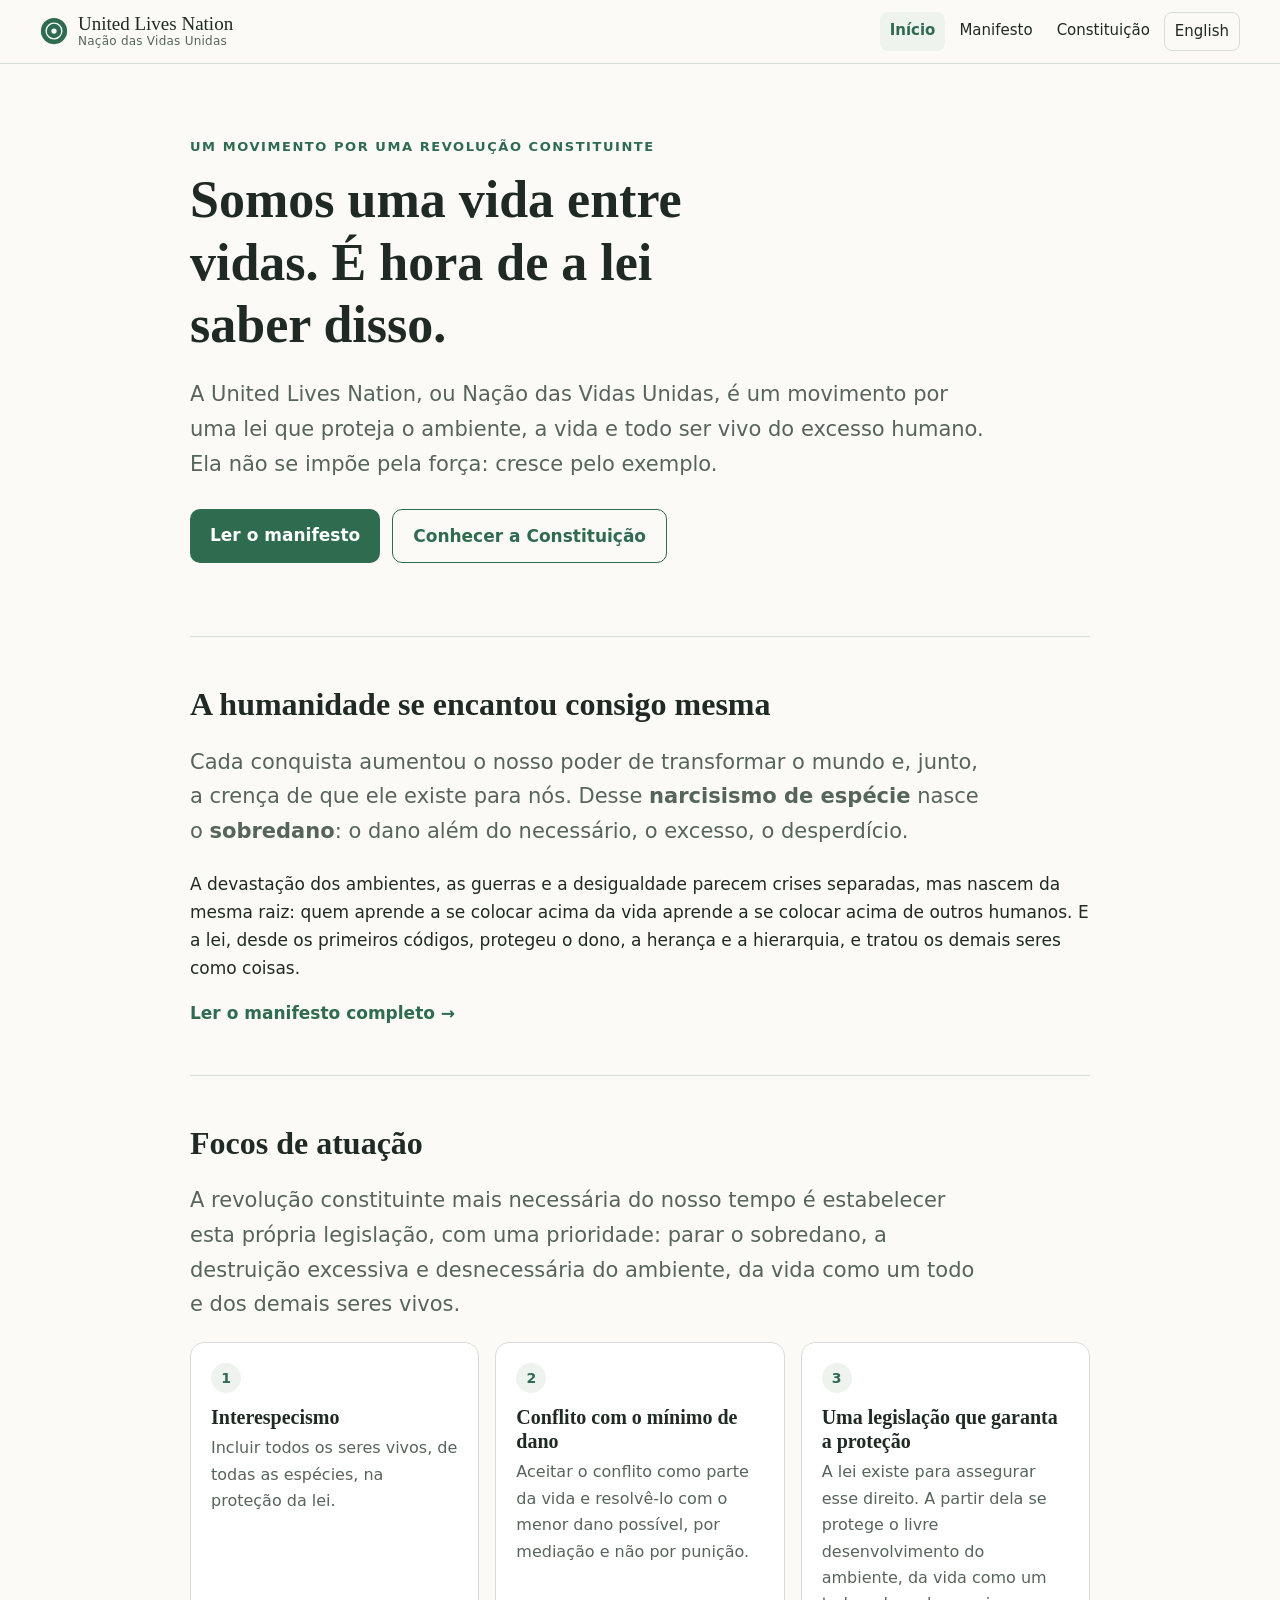
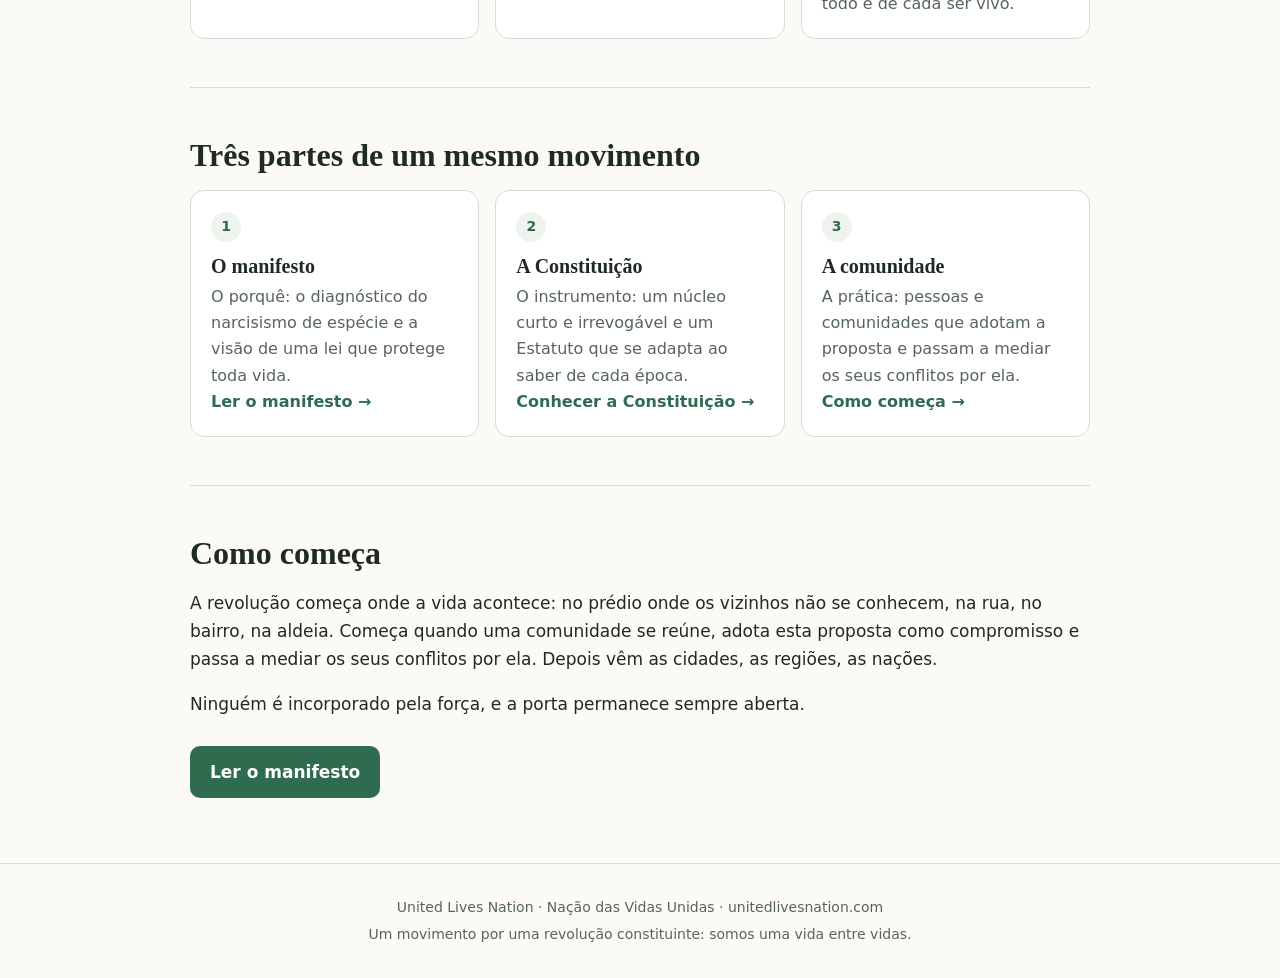
<file: index.html>
<!DOCTYPE html>
<html lang="pt-BR">
<head>
<meta charset="utf-8">
<meta name="viewport" content="width=device-width, initial-scale=1">
<title>United Lives Nation — Nação das Vidas Unidas</title>
<meta name="description" content="Um movimento por uma revolução constituinte: uma lei que proteja o ambiente, a vida e todo ser vivo do excesso humano.">
<meta property="og:title" content="United Lives Nation — Nação das Vidas Unidas">
<meta property="og:description" content="Um movimento por uma revolução constituinte: uma lei que proteja o ambiente, a vida e todo ser vivo do excesso humano.">
<link rel="icon" href="favicon.svg" type="image/svg+xml">
<link rel="stylesheet" href="style.css">
</head>
<body>
<header class="top">
  <a class="brand" href="index.html"><img src="favicon.svg" alt="" width="28" height="28"><span>United Lives Nation<small>Nação das Vidas Unidas</small></span></a>
  <nav><a href="index.html" aria-current="page">Início</a><a href="manifesto.html">Manifesto</a><a href="constituicao.html">Constituição</a><a class="lang" href="en/index.html" hreflang="en">English</a></nav>
</header>
<main>

<section class="hero">
  <p class="eyebrow">Um movimento por uma revolução constituinte</p>
  <h1>Somos uma vida entre vidas. É hora de a lei saber disso.</h1>
  <p class="lead">A United Lives Nation, ou Nação das Vidas Unidas, é um movimento por uma lei que proteja o ambiente, a vida e todo ser vivo do excesso humano. Ela não se impõe pela força: cresce pelo exemplo.</p>
  <p class="cta"><a class="btn" href="manifesto.html">Ler o manifesto</a><a class="btn ghost" href="constituicao.html">Conhecer a Constituição</a></p>
</section>
<section id="diagnostico">
  <h2>A humanidade se encantou consigo mesma</h2>
  <p class="lead">Cada conquista aumentou o nosso poder de transformar o mundo e, junto, a crença de que ele existe para nós. Desse <strong>narcisismo de espécie</strong> nasce o <strong>sobredano</strong>: o dano além do necessário, o excesso, o desperdício.</p>
  <p>A devastação dos ambientes, as guerras e a desigualdade parecem crises separadas, mas nascem da mesma raiz: quem aprende a se colocar acima da vida aprende a se colocar acima de outros humanos. E a lei, desde os primeiros códigos, protegeu o dono, a herança e a hierarquia, e tratou os demais seres como coisas.</p>
  <p class="more"><a href="manifesto.html">Ler o manifesto completo →</a></p>
</section>
<section id="focos" class="focos">
  <h2>Focos de atuação</h2>
  <p class="lead">A revolução constituinte mais necessária do nosso tempo é estabelecer esta própria legislação, com uma prioridade: parar o sobredano, a destruição excessiva e desnecessária do ambiente, da vida como um todo e dos demais seres vivos.</p>
  <ol class="cards">
    <li><span class="n">1</span><h3>Interespecismo</h3><p>Incluir todos os seres vivos, de todas as espécies, na proteção da lei.</p></li>
    <li><span class="n">2</span><h3>Conflito com o mínimo de dano</h3><p>Aceitar o conflito como parte da vida e resolvê-lo com o menor dano possível, por mediação e não por punição.</p></li>
    <li><span class="n">3</span><h3>Uma legislação que garanta a proteção</h3><p>A lei existe para assegurar esse direito. A partir dela se protege o livre desenvolvimento do ambiente, da vida como um todo e de cada ser vivo.</p></li>
  </ol>
</section>
<section id="partes">
  <h2>Três partes de um mesmo movimento</h2>
  <ol class="cards">
    <li><span class="n">1</span><h3>O manifesto</h3><p>O porquê: o diagnóstico do narcisismo de espécie e a visão de uma lei que protege toda vida.</p><p class="more"><a href="manifesto.html">Ler o manifesto →</a></p></li>
    <li><span class="n">2</span><h3>A Constituição</h3><p>O instrumento: um núcleo curto e irrevogável e um Estatuto que se adapta ao saber de cada época.</p><p class="more"><a href="constituicao.html">Conhecer a Constituição →</a></p></li>
    <li><span class="n">3</span><h3>A comunidade</h3><p>A prática: pessoas e comunidades que adotam a proposta e passam a mediar os seus conflitos por ela.</p><p class="more"><a href="#como-comeca">Como começa →</a></p></li>
  </ol>
</section>
<section id="como-comeca" class="closing">
  <h2>Como começa</h2>
  <p>A revolução começa onde a vida acontece: no prédio onde os vizinhos não se conhecem, na rua, no bairro, na aldeia. Começa quando uma comunidade se reúne, adota esta proposta como compromisso e passa a mediar os seus conflitos por ela. Depois vêm as cidades, as regiões, as nações.</p>
  <p>Ninguém é incorporado pela força, e a porta permanece sempre aberta.</p>
  <p class="cta"><a class="btn" href="manifesto.html">Ler o manifesto</a></p>
</section>
</main>
<footer class="foot"><p>United Lives Nation · Nação das Vidas Unidas · unitedlivesnation.com</p><p>Um movimento por uma revolução constituinte: somos uma vida entre vidas.</p></footer>
</body>
</html>
</file>
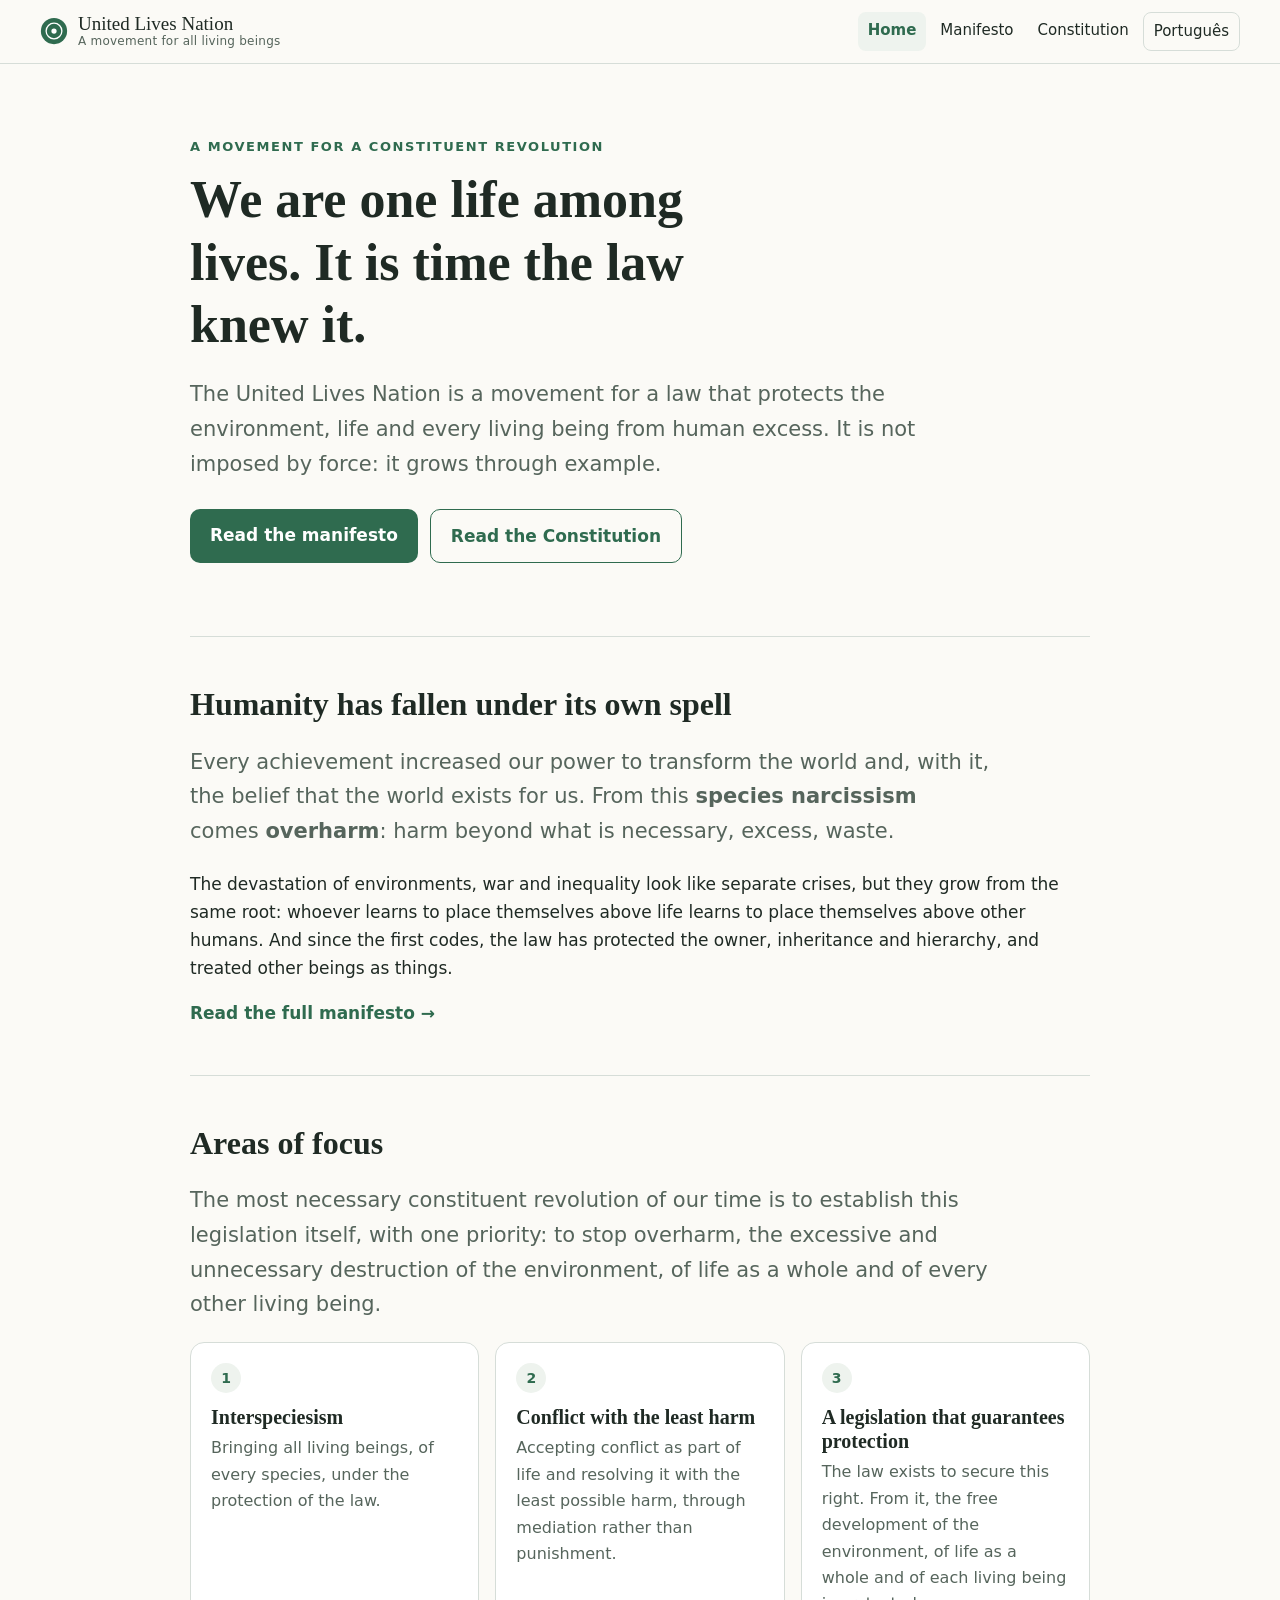
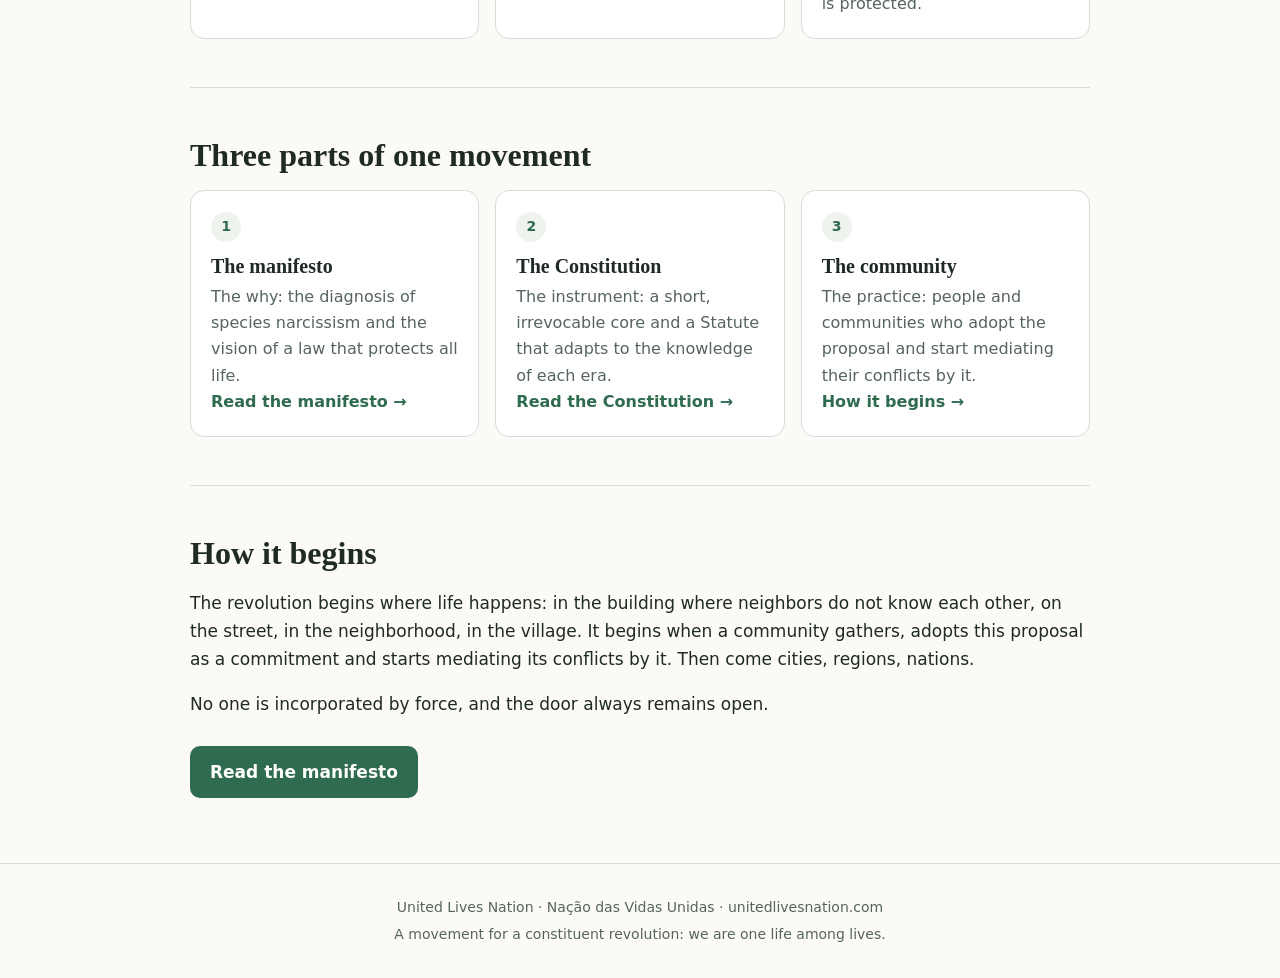
<file: en/index.html>
<!DOCTYPE html>
<html lang="en">
<head>
<meta charset="utf-8">
<meta name="viewport" content="width=device-width, initial-scale=1">
<title>United Lives Nation</title>
<meta name="description" content="A movement for a constituent revolution: a law that protects the environment, life and every living being from human excess.">
<meta property="og:title" content="United Lives Nation">
<meta property="og:description" content="A movement for a constituent revolution: a law that protects the environment, life and every living being from human excess.">
<link rel="icon" href="../favicon.svg" type="image/svg+xml">
<link rel="stylesheet" href="../style.css">
</head>
<body>
<header class="top">
  <a class="brand" href="../en/index.html"><img src="../favicon.svg" alt="" width="28" height="28"><span>United Lives Nation<small>A movement for all living beings</small></span></a>
  <nav><a href="../en/index.html" aria-current="page">Home</a><a href="../en/manifesto.html">Manifesto</a><a href="../en/constitution.html">Constitution</a><a class="lang" href="../index.html" hreflang="pt-BR">Português</a></nav>
</header>
<main>

<section class="hero">
  <p class="eyebrow">A movement for a constituent revolution</p>
  <h1>We are one life among lives. It is time the law knew it.</h1>
  <p class="lead">The United Lives Nation is a movement for a law that protects the environment, life and every living being from human excess. It is not imposed by force: it grows through example.</p>
  <p class="cta"><a class="btn" href="manifesto.html">Read the manifesto</a><a class="btn ghost" href="constitution.html">Read the Constitution</a></p>
</section>
<section id="diagnosis">
  <h2>Humanity has fallen under its own spell</h2>
  <p class="lead">Every achievement increased our power to transform the world and, with it, the belief that the world exists for us. From this <strong>species narcissism</strong> comes <strong>overharm</strong>: harm beyond what is necessary, excess, waste.</p>
  <p>The devastation of environments, war and inequality look like separate crises, but they grow from the same root: whoever learns to place themselves above life learns to place themselves above other humans. And since the first codes, the law has protected the owner, inheritance and hierarchy, and treated other beings as things.</p>
  <p class="more"><a href="manifesto.html">Read the full manifesto →</a></p>
</section>
<section id="focus" class="focos">
  <h2>Areas of focus</h2>
  <p class="lead">The most necessary constituent revolution of our time is to establish this legislation itself, with one priority: to stop overharm, the excessive and unnecessary destruction of the environment, of life as a whole and of every other living being.</p>
  <ol class="cards">
    <li><span class="n">1</span><h3>Interspeciesism</h3><p>Bringing all living beings, of every species, under the protection of the law.</p></li>
    <li><span class="n">2</span><h3>Conflict with the least harm</h3><p>Accepting conflict as part of life and resolving it with the least possible harm, through mediation rather than punishment.</p></li>
    <li><span class="n">3</span><h3>A legislation that guarantees protection</h3><p>The law exists to secure this right. From it, the free development of the environment, of life as a whole and of each living being is protected.</p></li>
  </ol>
</section>
<section id="parts">
  <h2>Three parts of one movement</h2>
  <ol class="cards">
    <li><span class="n">1</span><h3>The manifesto</h3><p>The why: the diagnosis of species narcissism and the vision of a law that protects all life.</p><p class="more"><a href="manifesto.html">Read the manifesto →</a></p></li>
    <li><span class="n">2</span><h3>The Constitution</h3><p>The instrument: a short, irrevocable core and a Statute that adapts to the knowledge of each era.</p><p class="more"><a href="constitution.html">Read the Constitution →</a></p></li>
    <li><span class="n">3</span><h3>The community</h3><p>The practice: people and communities who adopt the proposal and start mediating their conflicts by it.</p><p class="more"><a href="#how-it-begins">How it begins →</a></p></li>
  </ol>
</section>
<section id="how-it-begins" class="closing">
  <h2>How it begins</h2>
  <p>The revolution begins where life happens: in the building where neighbors do not know each other, on the street, in the neighborhood, in the village. It begins when a community gathers, adopts this proposal as a commitment and starts mediating its conflicts by it. Then come cities, regions, nations.</p>
  <p>No one is incorporated by force, and the door always remains open.</p>
  <p class="cta"><a class="btn" href="manifesto.html">Read the manifesto</a></p>
</section>
</main>
<footer class="foot"><p>United Lives Nation · Nação das Vidas Unidas · unitedlivesnation.com</p><p>A movement for a constituent revolution: we are one life among lives.</p></footer>
</body>
</html>
</file>
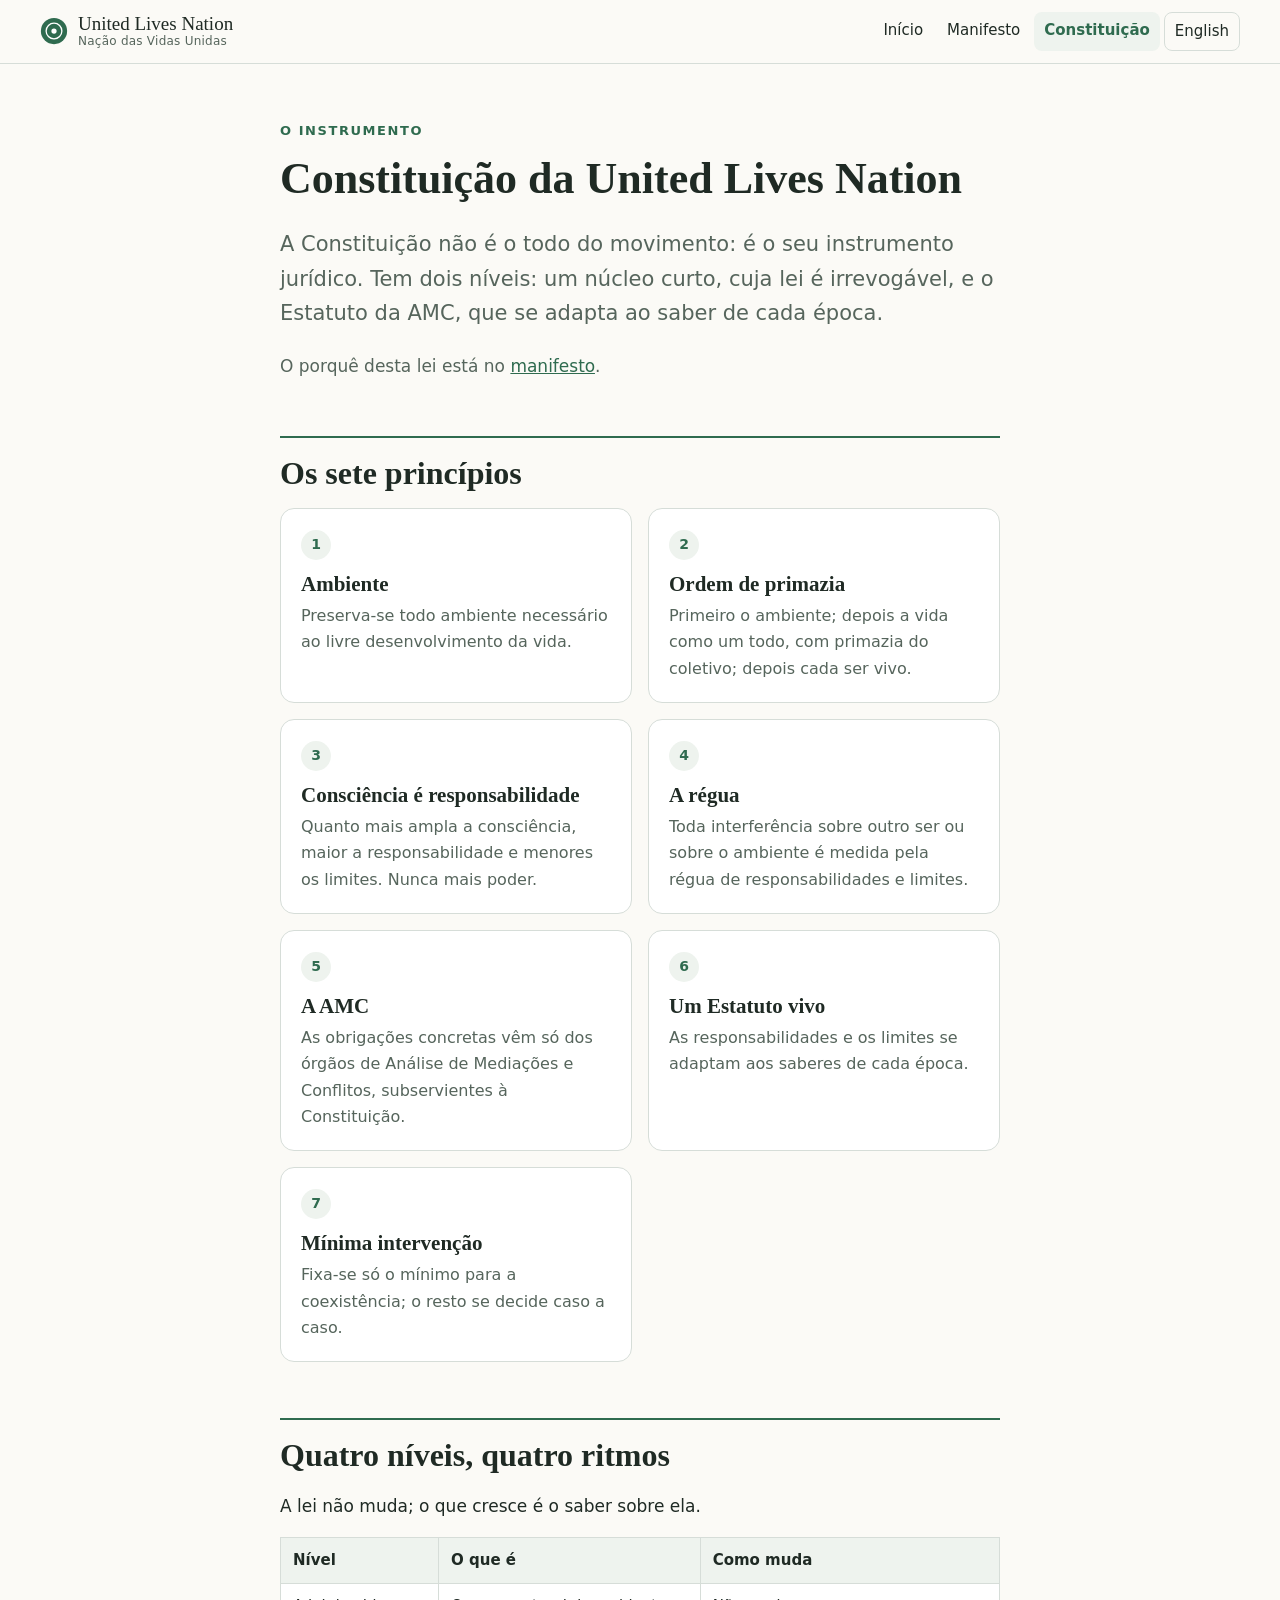
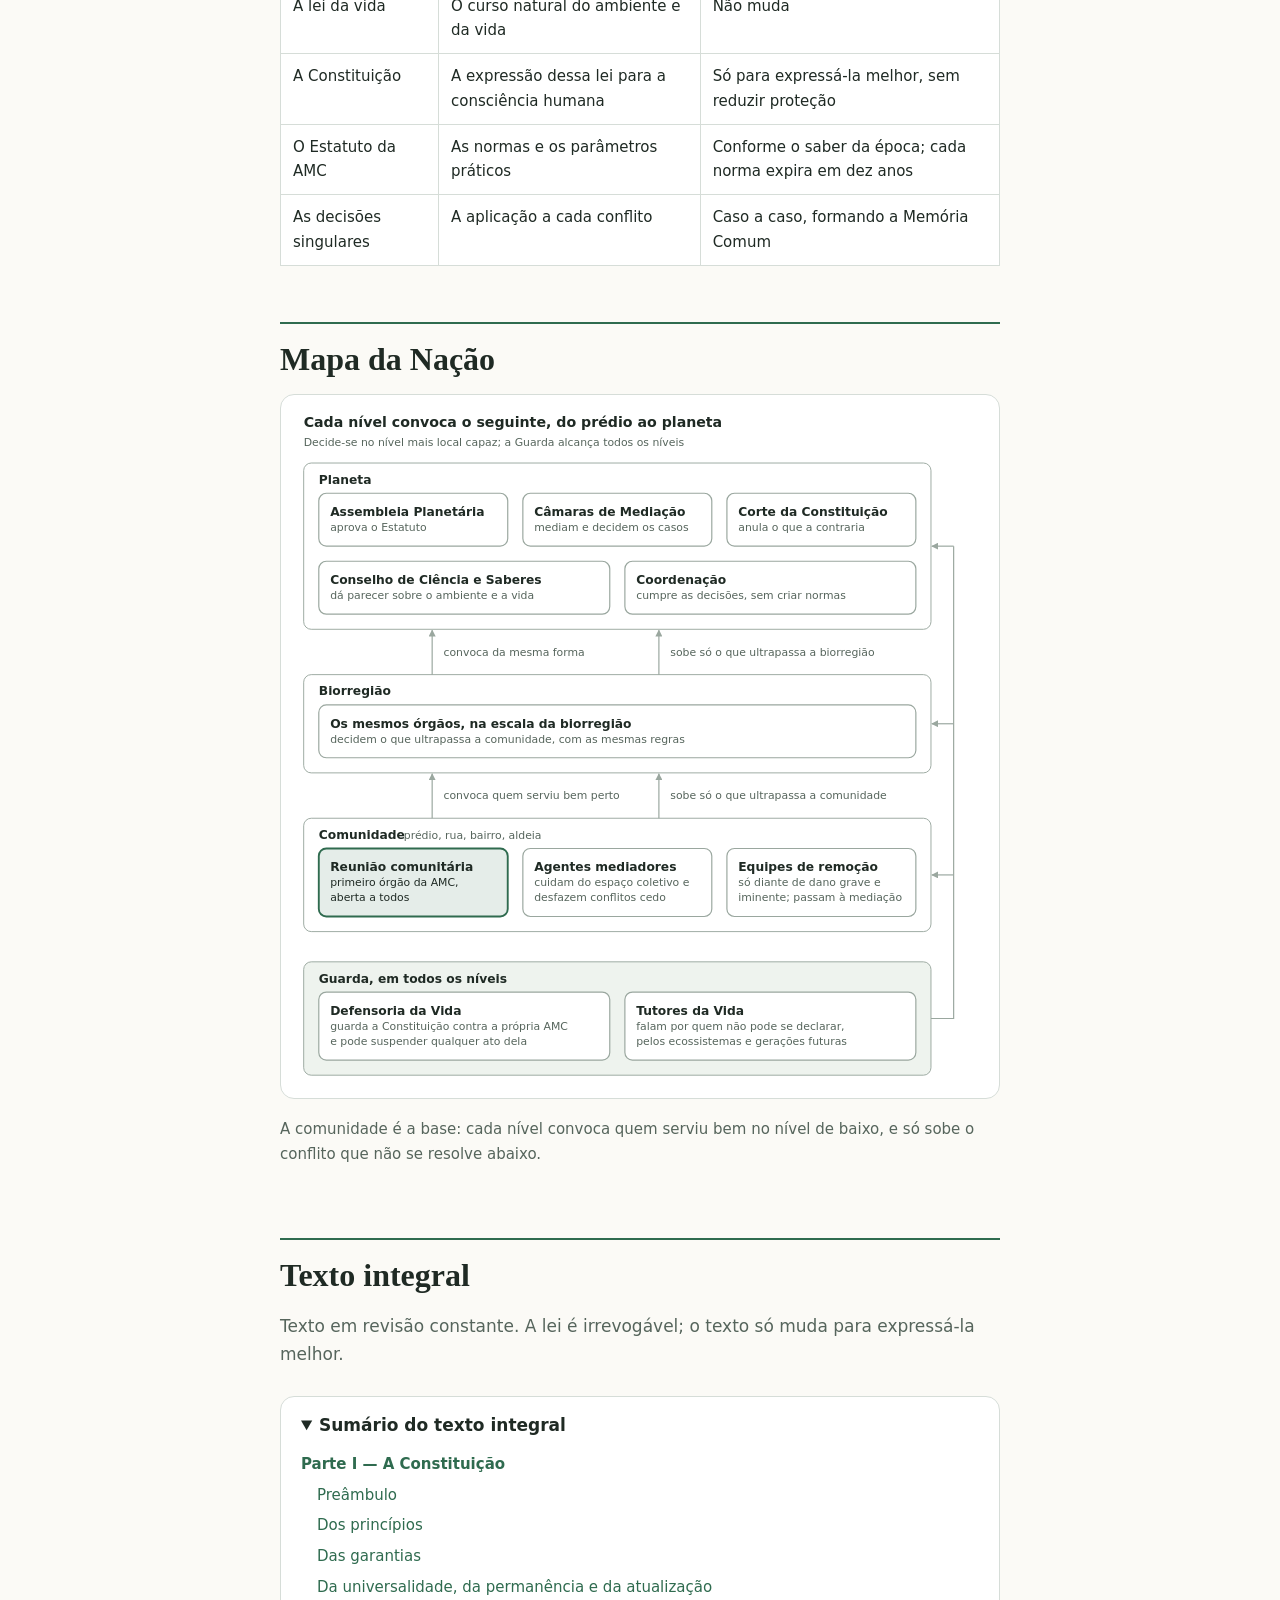
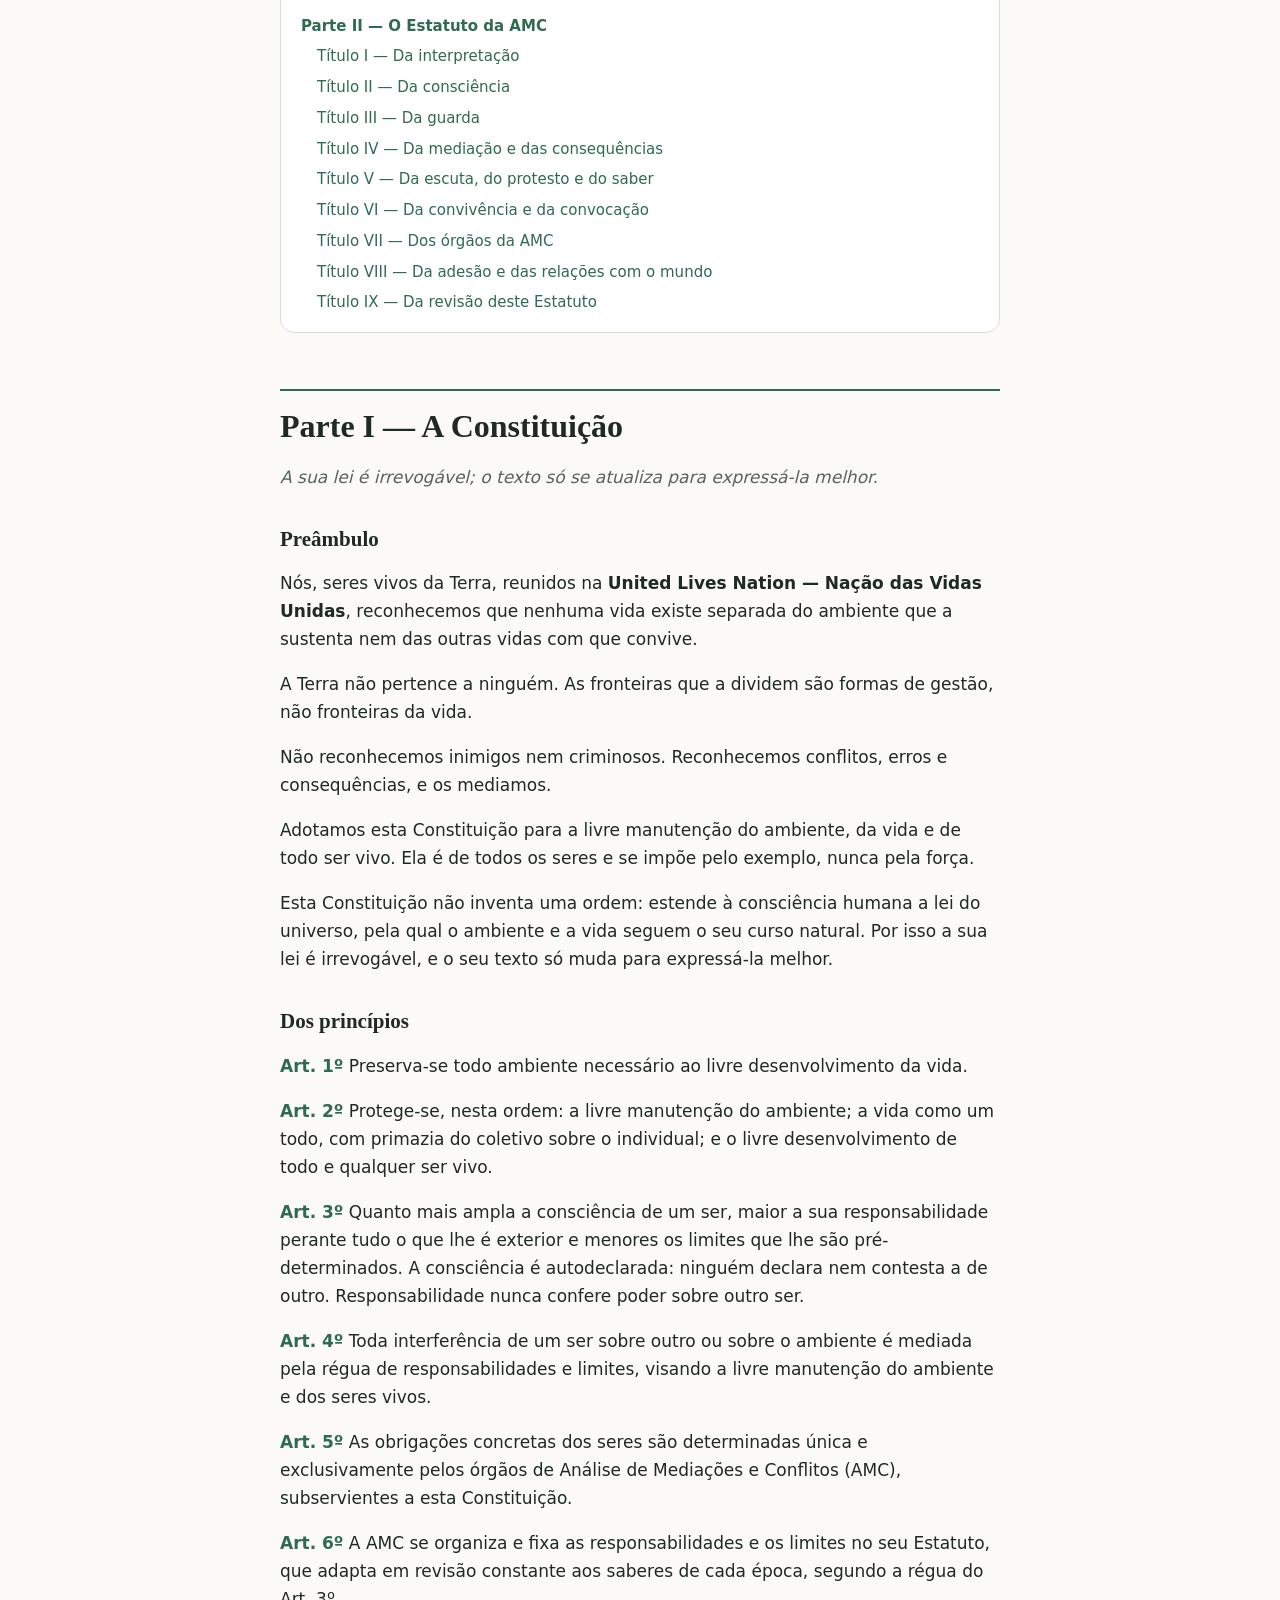
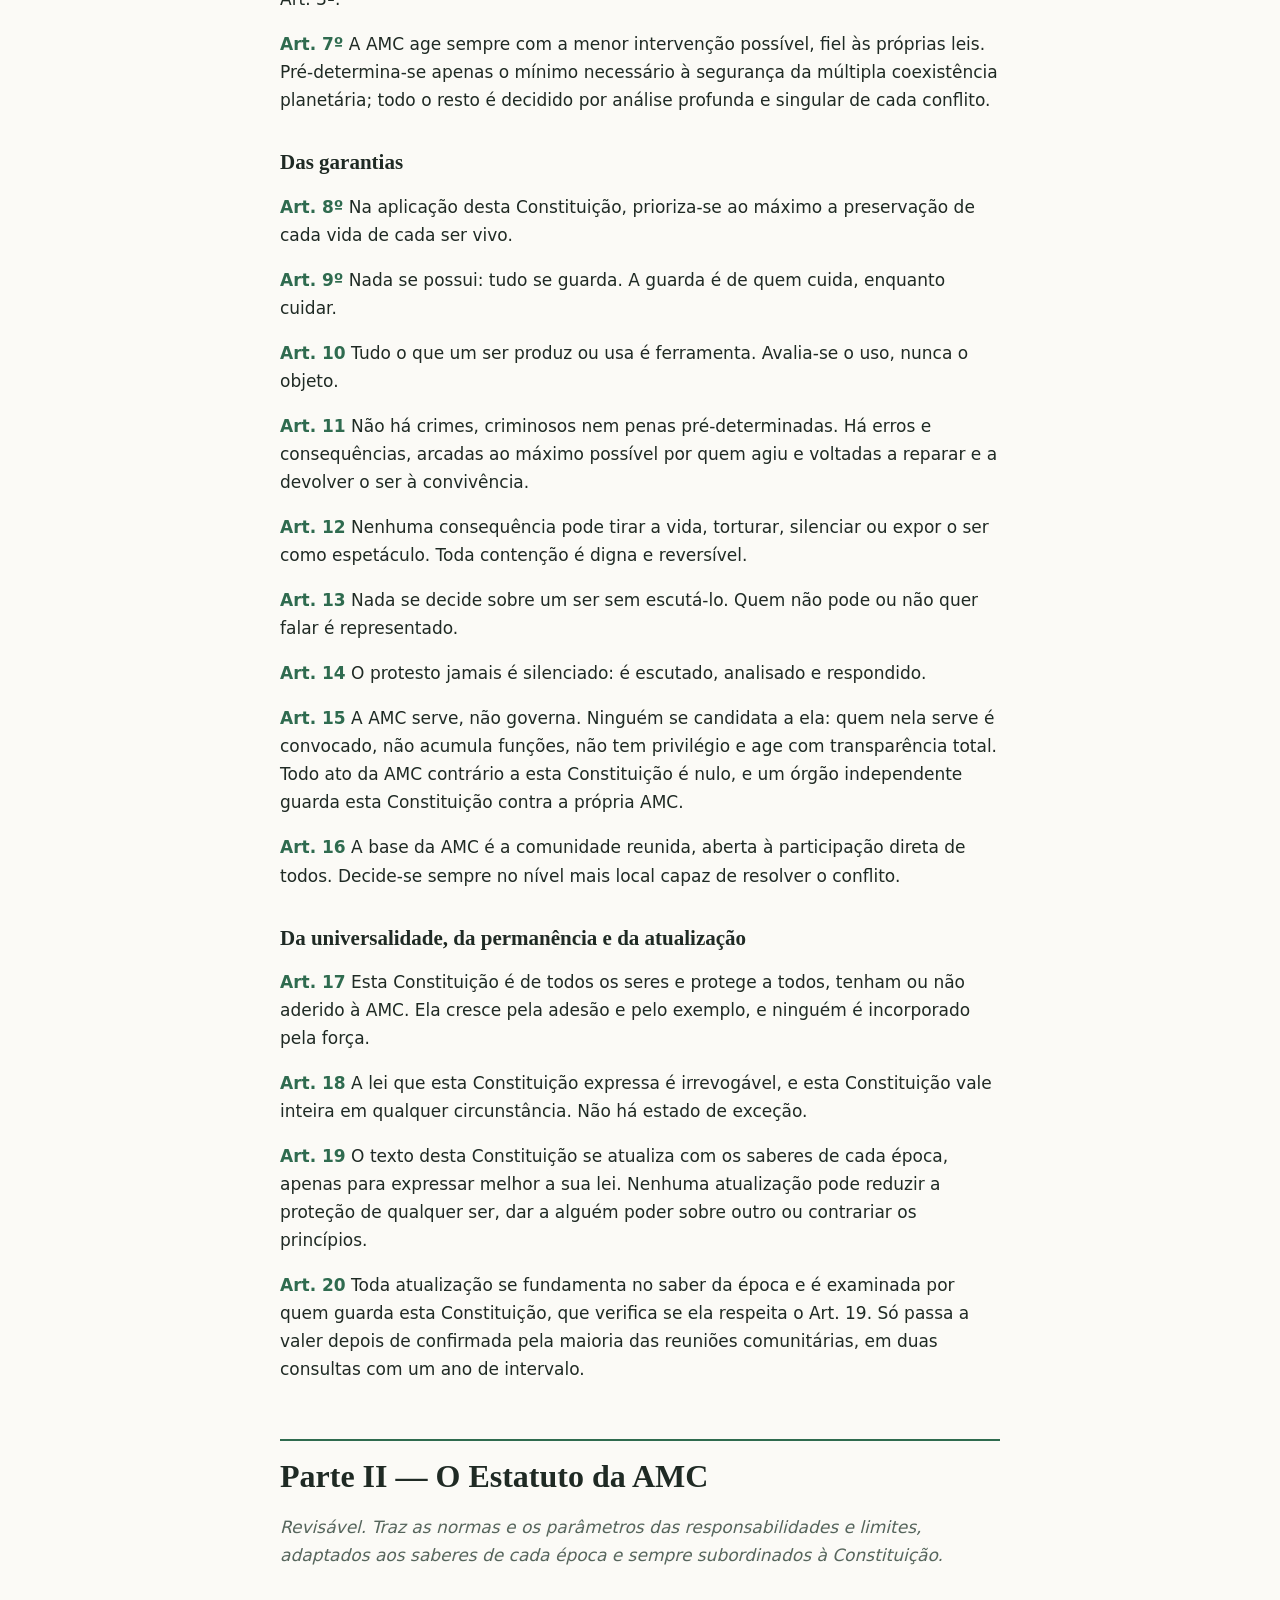
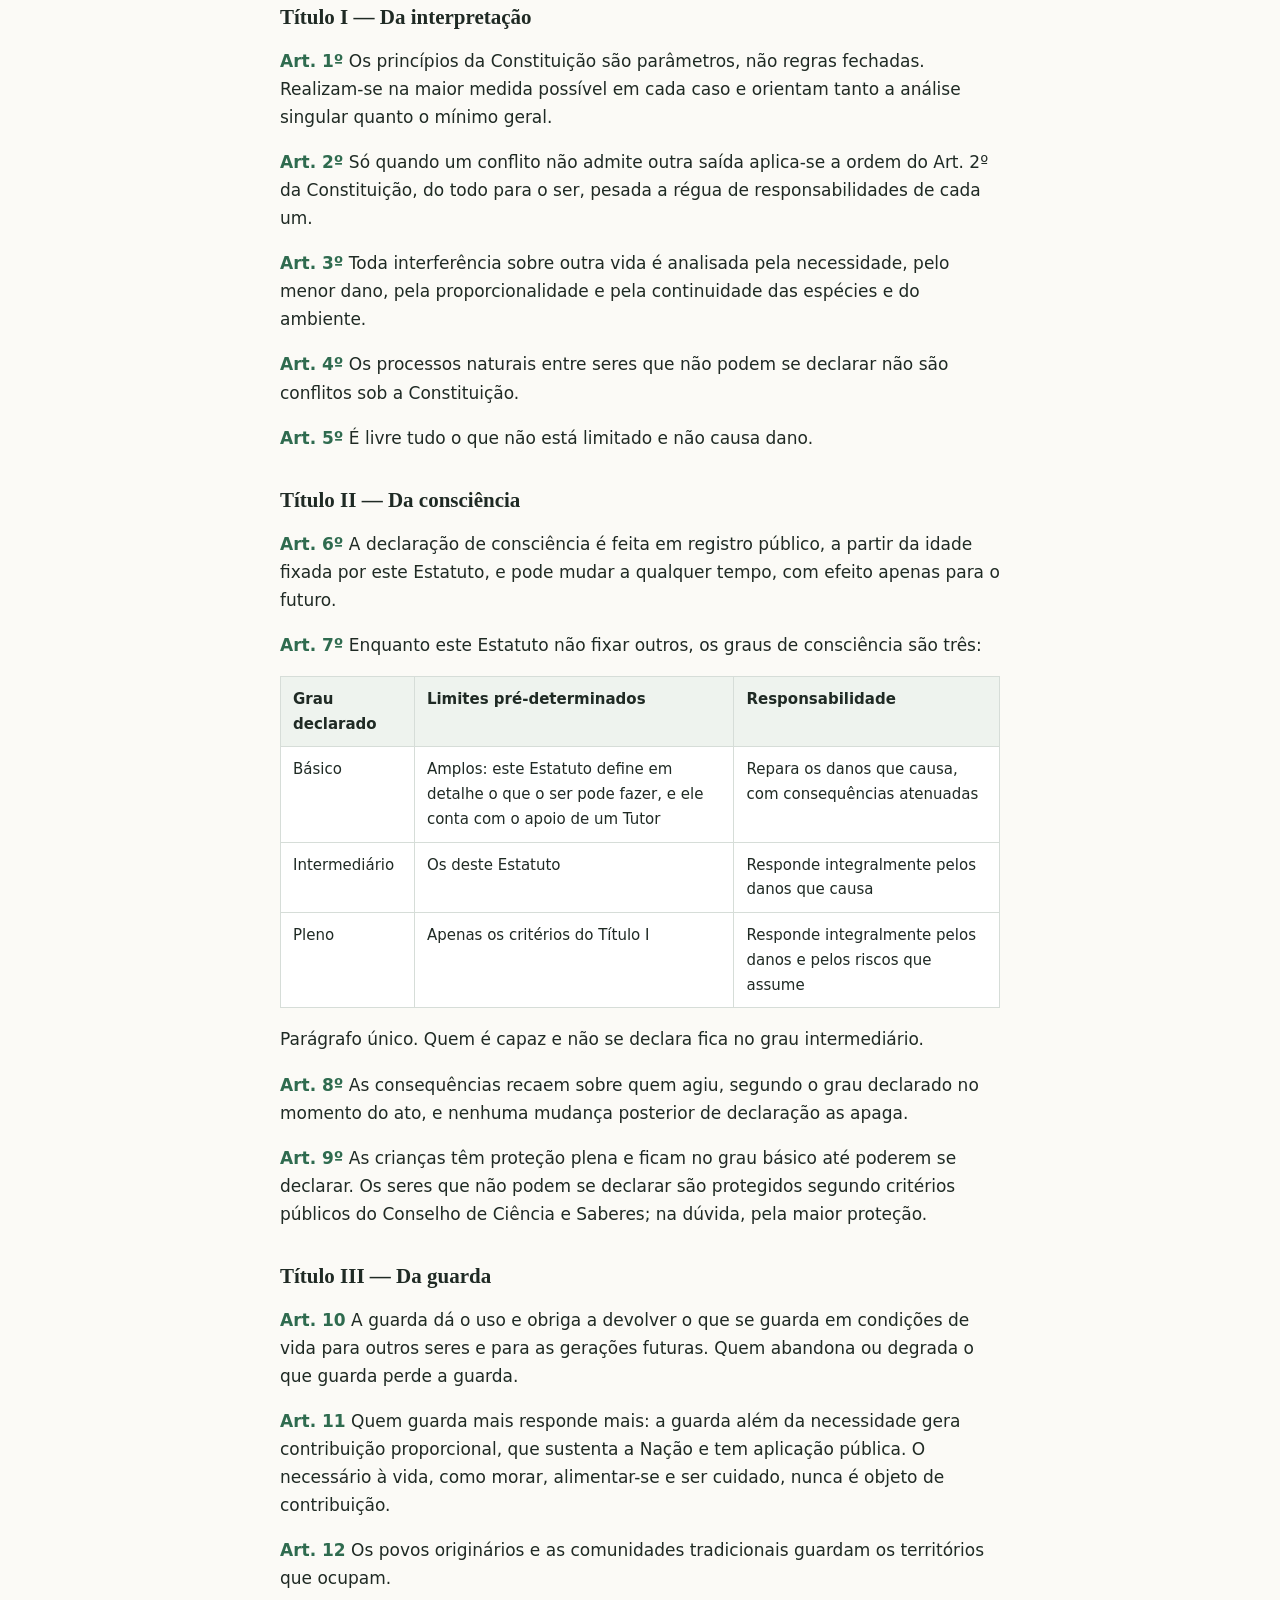
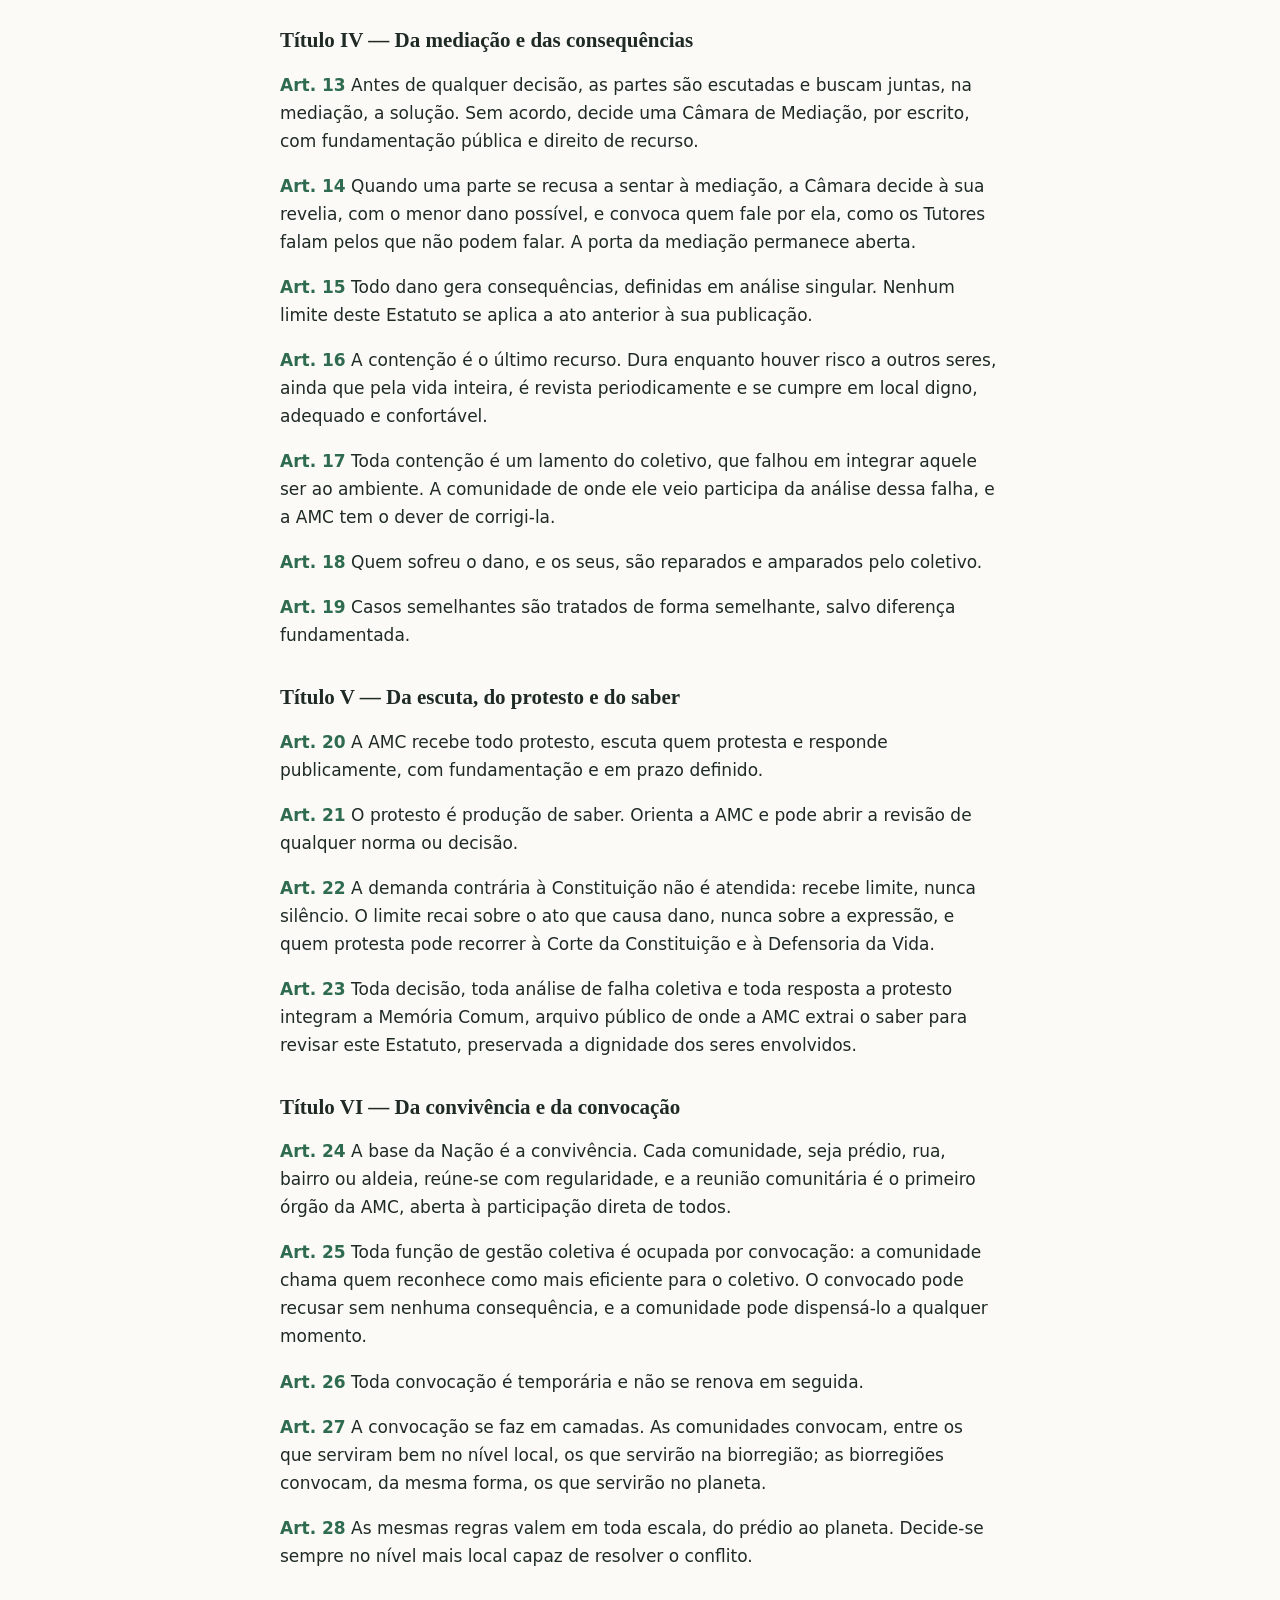
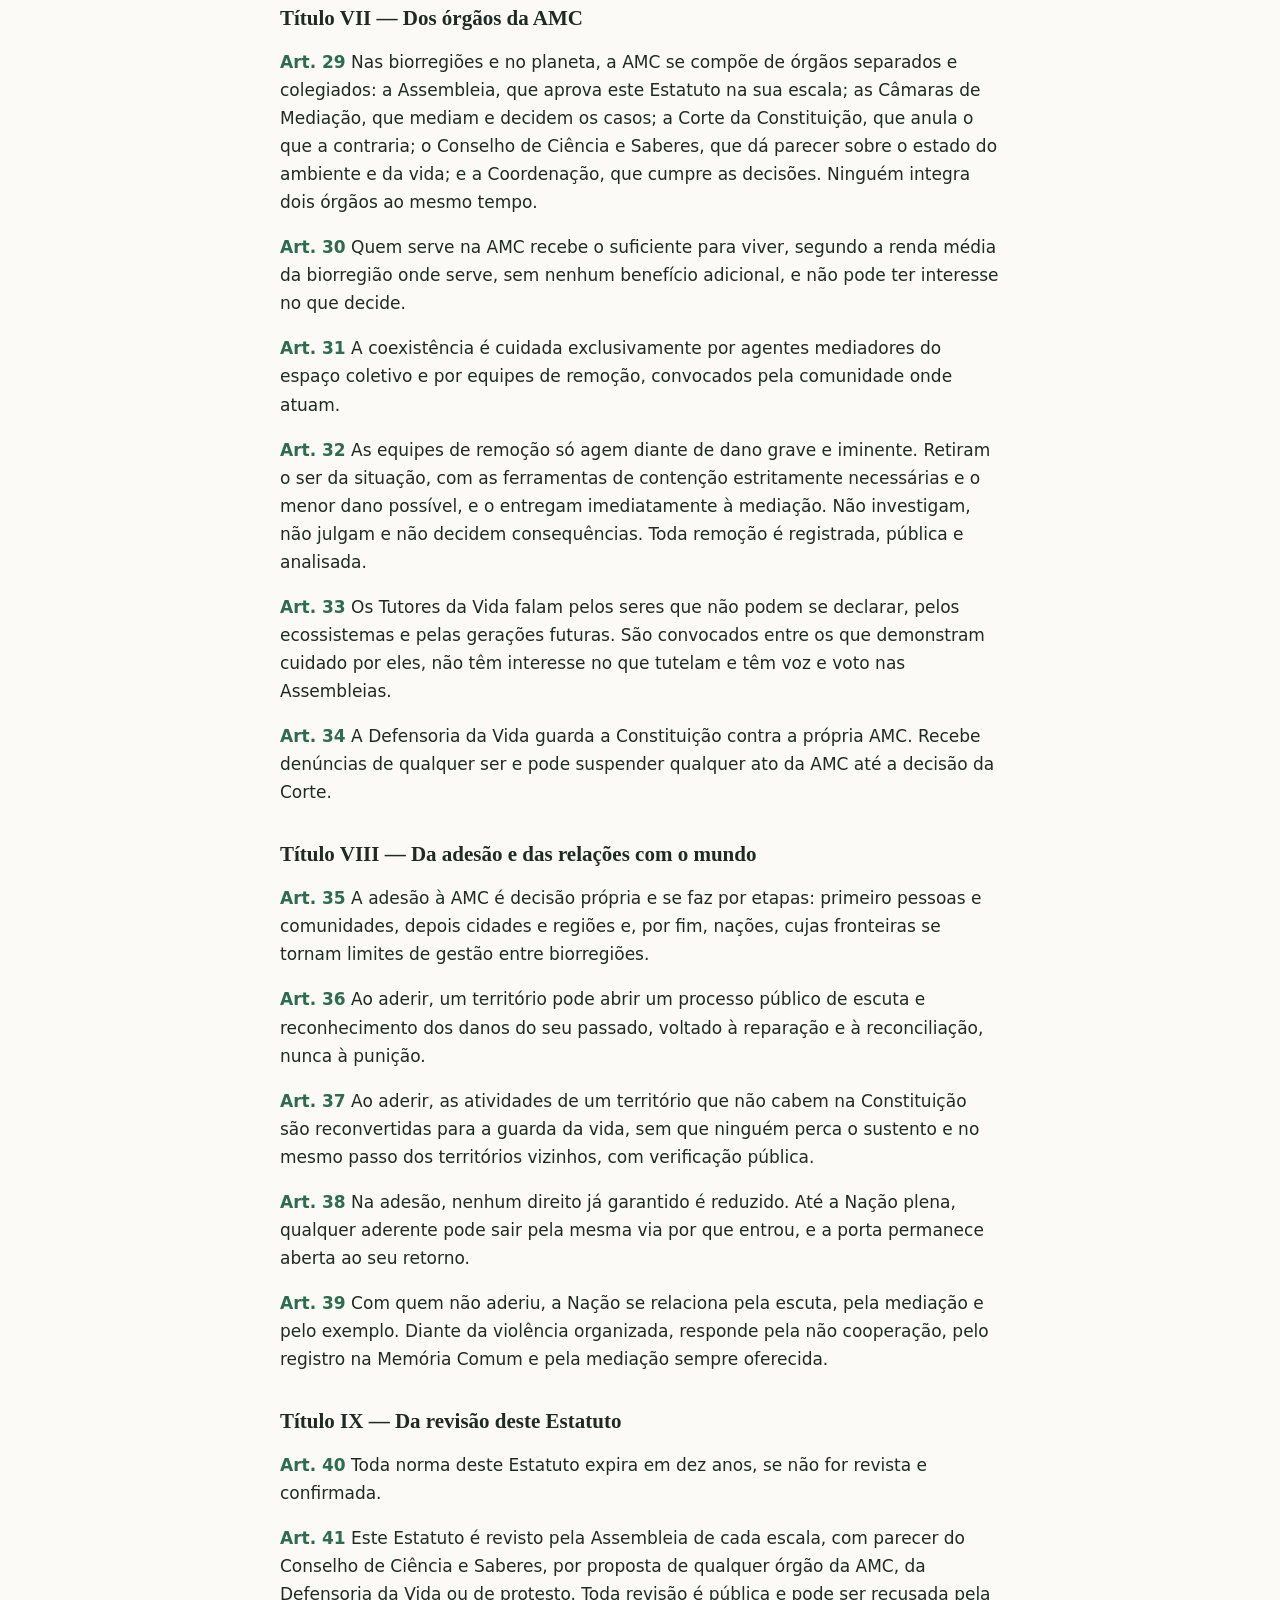
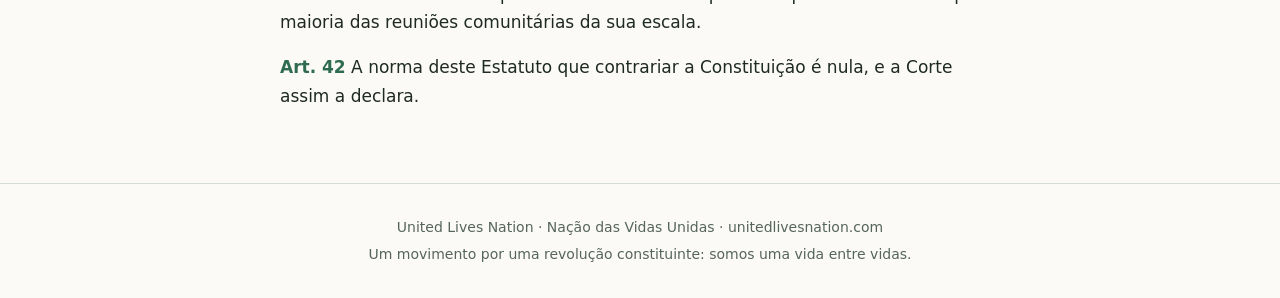
<file: constituicao.html>
<!DOCTYPE html>
<html lang="pt-BR">
<head>
<meta charset="utf-8">
<meta name="viewport" content="width=device-width, initial-scale=1">
<title>Constituição — United Lives Nation</title>
<meta name="description" content="A Constituição da United Lives Nation e o Estatuto da AMC: o instrumento jurídico do movimento.">
<meta property="og:title" content="Constituição — United Lives Nation">
<meta property="og:description" content="A Constituição da United Lives Nation e o Estatuto da AMC: o instrumento jurídico do movimento.">
<link rel="icon" href="favicon.svg" type="image/svg+xml">
<link rel="stylesheet" href="style.css">
</head>
<body>
<header class="top">
  <a class="brand" href="index.html"><img src="favicon.svg" alt="" width="28" height="28"><span>United Lives Nation<small>Nação das Vidas Unidas</small></span></a>
  <nav><a href="index.html">Início</a><a href="manifesto.html">Manifesto</a><a href="constituicao.html" aria-current="page">Constituição</a><a class="lang" href="en/constitution.html" hreflang="en">English</a></nav>
</header>
<main>
<article class="doc"><p class="eyebrow">O instrumento</p><h1>Constituição da United Lives Nation</h1><p class="lead">A Constituição não é o todo do movimento: é o seu instrumento jurídico. Tem dois níveis: um núcleo curto, cuja lei é irrevogável, e o Estatuto da AMC, que se adapta ao saber de cada época.</p><p class="note">O porquê desta lei está no <a href="manifesto.html">manifesto</a>.</p><h2 id="principios">Os sete princípios</h2><ol class="cards"><li><span class="n">1</span><h3>Ambiente</h3><p>Preserva-se todo ambiente necessário ao livre desenvolvimento da vida.</p></li><li><span class="n">2</span><h3>Ordem de primazia</h3><p>Primeiro o ambiente; depois a vida como um todo, com primazia do coletivo; depois cada ser vivo.</p></li><li><span class="n">3</span><h3>Consciência é responsabilidade</h3><p>Quanto mais ampla a consciência, maior a responsabilidade e menores os limites. Nunca mais poder.</p></li><li><span class="n">4</span><h3>A régua</h3><p>Toda interferência sobre outro ser ou sobre o ambiente é medida pela régua de responsabilidades e limites.</p></li><li><span class="n">5</span><h3>A AMC</h3><p>As obrigações concretas vêm só dos órgãos de Análise de Mediações e Conflitos, subservientes à Constituição.</p></li><li><span class="n">6</span><h3>Um Estatuto vivo</h3><p>As responsabilidades e os limites se adaptam aos saberes de cada época.</p></li><li><span class="n">7</span><h3>Mínima intervenção</h3><p>Fixa-se só o mínimo para a coexistência; o resto se decide caso a caso.</p></li></ol><h2 id="niveis">Quatro níveis, quatro ritmos</h2><p>A lei não muda; o que cresce é o saber sobre ela.</p><div class="tablewrap"><table><thead><tr><th>Nível</th><th>O que é</th><th>Como muda</th></tr></thead><tbody><tr><td>A lei da vida</td><td>O curso natural do ambiente e da vida</td><td>Não muda</td></tr><tr><td>A Constituição</td><td>A expressão dessa lei para a consciência humana</td><td>Só para expressá-la melhor, sem reduzir proteção</td></tr><tr><td>O Estatuto da AMC</td><td>As normas e os parâmetros práticos</td><td>Conforme o saber da época; cada norma expira em dez anos</td></tr><tr><td>As decisões singulares</td><td>A aplicação a cada conflito</td><td>Caso a caso, formando a Memória Comum</td></tr></tbody></table></div><h2 id="mapa">Mapa da Nação</h2><figure class="map"><svg viewBox="0 0 760 744" xmlns="http://www.w3.org/2000/svg" role="img" aria-label="Cada nível convoca o seguinte, do prédio ao planeta" font-family="Inter, system-ui, sans-serif" font-size="13"><defs><marker id="a" viewBox="0 0 10 10" refX="9" refY="5" markerWidth="6" markerHeight="6" orient="auto-start-reverse"><path d="M0 0L10 5L0 10z" fill="#9aa79f"/></marker></defs><text x="24" y="34" font-size="15" font-weight="600" fill="#1f2a24">Cada nível convoca o seguinte, do prédio ao planeta</text><text x="24" y="54" font-size="11.5" fill="#56655c">Decide-se no nível mais local capaz; a Guarda alcança todos os níveis</text><rect x="24" y="72" width="664" height="176" rx="8" fill="none" stroke="#9aa79f" stroke-width="1"/><text x="40" y="94" font-weight="600" fill="#1f2a24">Planeta</text><rect x="40" y="104" width="200" height="56" rx="8" fill="#fff" stroke="#9aa79f" stroke-width="1.25"/><text x="52" y="128" font-weight="600" fill="#1f2a24">Assembleia Planetária</text><text x="52" y="144" font-size="11.5" fill="#56655c">aprova o Estatuto</text><rect x="256" y="104" width="200" height="56" rx="8" fill="#fff" stroke="#9aa79f" stroke-width="1.25"/><text x="268" y="128" font-weight="600" fill="#1f2a24">Câmaras de Mediação</text><text x="268" y="144" font-size="11.5" fill="#56655c">mediam e decidem os casos</text><rect x="472" y="104" width="200" height="56" rx="8" fill="#fff" stroke="#9aa79f" stroke-width="1.25"/><text x="484" y="128" font-weight="600" fill="#1f2a24">Corte da Constituição</text><text x="484" y="144" font-size="11.5" fill="#56655c">anula o que a contraria</text><rect x="40" y="176" width="308" height="56" rx="8" fill="#fff" stroke="#9aa79f" stroke-width="1.25"/><text x="52" y="200" font-weight="600" fill="#1f2a24">Conselho de Ciência e Saberes</text><text x="52" y="216" font-size="11.5" fill="#56655c">dá parecer sobre o ambiente e a vida</text><rect x="364" y="176" width="308" height="56" rx="8" fill="#fff" stroke="#9aa79f" stroke-width="1.25"/><text x="376" y="200" font-weight="600" fill="#1f2a24">Coordenação</text><text x="376" y="216" font-size="11.5" fill="#56655c">cumpre as decisões, sem criar normas</text><rect x="24" y="296" width="664" height="104" rx="8" fill="none" stroke="#9aa79f" stroke-width="1"/><text x="40" y="318" font-weight="600" fill="#1f2a24">Biorregião</text><rect x="40" y="328" width="632" height="56" rx="8" fill="#fff" stroke="#9aa79f" stroke-width="1.25"/><text x="52" y="352" font-weight="600" fill="#1f2a24">Os mesmos órgãos, na escala da biorregião</text><text x="52" y="368" font-size="11.5" fill="#56655c">decidem o que ultrapassa a comunidade, com as mesmas regras</text><rect x="24" y="448" width="664" height="120" rx="8" fill="none" stroke="#9aa79f" stroke-width="1"/><text x="40" y="470" font-weight="600" fill="#1f2a24">Comunidade</text><text x="130" y="470" font-size="11.5" fill="#56655c">prédio, rua, bairro, aldeia</text><rect x="40" y="480" width="200" height="72" rx="8" fill="#2f6b4f" fill-opacity="0.12" stroke="#2f6b4f" stroke-width="2"/><text x="52" y="504" font-weight="600" fill="#1f2a24">Reunião comunitária</text><text x="52" y="520" font-size="11.5" fill="#1f2a24">primeiro órgão da AMC,</text><text x="52" y="536" font-size="11.5" fill="#1f2a24">aberta a todos</text><rect x="256" y="480" width="200" height="72" rx="8" fill="#fff" stroke="#9aa79f" stroke-width="1.25"/><text x="268" y="504" font-weight="600" fill="#1f2a24">Agentes mediadores</text><text x="268" y="520" font-size="11.5" fill="#56655c">cuidam do espaço coletivo e</text><text x="268" y="536" font-size="11.5" fill="#56655c">desfazem conflitos cedo</text><rect x="472" y="480" width="200" height="72" rx="8" fill="#fff" stroke="#9aa79f" stroke-width="1.25"/><text x="484" y="504" font-weight="600" fill="#1f2a24">Equipes de remoção</text><text x="484" y="520" font-size="11.5" fill="#56655c">só diante de dano grave e</text><text x="484" y="536" font-size="11.5" fill="#56655c">iminente; passam à mediação</text><rect x="24" y="600" width="664" height="120" rx="8" fill="#eef3ee" stroke="#9aa79f" stroke-width="1"/><text x="40" y="622" font-weight="600" fill="#1f2a24">Guarda, em todos os níveis</text><rect x="40" y="632" width="308" height="72" rx="8" fill="#fff" stroke="#9aa79f" stroke-width="1.25"/><text x="52" y="656" font-weight="600" fill="#1f2a24">Defensoria da Vida</text><text x="52" y="672" font-size="11.5" fill="#56655c">guarda a Constituição contra a própria AMC</text><text x="52" y="688" font-size="11.5" fill="#56655c">e pode suspender qualquer ato dela</text><rect x="364" y="632" width="308" height="72" rx="8" fill="#fff" stroke="#9aa79f" stroke-width="1.25"/><text x="376" y="656" font-weight="600" fill="#1f2a24">Tutores da Vida</text><text x="376" y="672" font-size="11.5" fill="#56655c">falam por quem não pode se declarar,</text><text x="376" y="688" font-size="11.5" fill="#56655c">pelos ecossistemas e gerações futuras</text><path d="M160 296V249" fill="none" stroke="#9aa79f" stroke-width="1.25" marker-end="url(#a)"/><path d="M160 448V401" fill="none" stroke="#9aa79f" stroke-width="1.25" marker-end="url(#a)"/><path d="M400 296V249" fill="none" stroke="#9aa79f" stroke-width="1.25" marker-end="url(#a)"/><path d="M400 448V401" fill="none" stroke="#9aa79f" stroke-width="1.25" marker-end="url(#a)"/><path d="M712 160H689" fill="none" stroke="#9aa79f" stroke-width="1.25" marker-end="url(#a)"/><path d="M712 348H689" fill="none" stroke="#9aa79f" stroke-width="1.25" marker-end="url(#a)"/><path d="M712 508H689" fill="none" stroke="#9aa79f" stroke-width="1.25" marker-end="url(#a)"/><path d="M688 660H712V160" fill="none" stroke="#9aa79f" stroke-width="1.25"/><text x="172" y="276" font-size="11.5" fill="#56655c">convoca da mesma forma</text><text x="172" y="428" font-size="11.5" fill="#56655c">convoca quem serviu bem perto</text><text x="412" y="276" font-size="11.5" fill="#56655c">sobe só o que ultrapassa a biorregião</text><text x="412" y="428" font-size="11.5" fill="#56655c">sobe só o que ultrapassa a comunidade</text></svg><figcaption>A comunidade é a base: cada nível convoca quem serviu bem no nível de baixo, e só sobe o conflito que não se resolve abaixo.</figcaption></figure><h2 id="texto" class="divider">Texto integral</h2><p class="note">Texto em revisão constante. A lei é irrevogável; o texto só muda para expressá-la melhor.</p><details class="toc" open><summary>Sumário do texto integral</summary><ul><li class="l2"><a href="#constituicao">Parte I — A Constituição</a></li><li class="l3"><a href="#preambulo">Preâmbulo</a></li><li class="l3"><a href="#principios">Dos princípios</a></li><li class="l3"><a href="#garantias">Das garantias</a></li><li class="l3"><a href="#permanencia">Da universalidade, da permanência e da atualização</a></li><li class="l2"><a href="#estatuto">Parte II — O Estatuto da AMC</a></li><li class="l3"><a href="#e-interpretacao">Título I — Da interpretação</a></li><li class="l3"><a href="#e-consciencia">Título II — Da consciência</a></li><li class="l3"><a href="#e-guarda">Título III — Da guarda</a></li><li class="l3"><a href="#e-mediacao">Título IV — Da mediação e das consequências</a></li><li class="l3"><a href="#e-escuta">Título V — Da escuta, do protesto e do saber</a></li><li class="l3"><a href="#e-convivencia">Título VI — Da convivência e da convocação</a></li><li class="l3"><a href="#e-orgaos">Título VII — Dos órgãos da AMC</a></li><li class="l3"><a href="#e-adesao">Título VIII — Da adesão e das relações com o mundo</a></li><li class="l3"><a href="#e-revisao">Título IX — Da revisão deste Estatuto</a></li></ul></details><h2 id="constituicao">Parte I — A Constituição</h2>
<p><em>A sua lei é irrevogável; o texto só se atualiza para expressá-la melhor.</em></p>
<h3 id="preambulo">Preâmbulo</h3>
<p>Nós, seres vivos da Terra, reunidos na <strong>United Lives Nation — Nação das Vidas Unidas</strong>, reconhecemos que nenhuma vida existe separada do ambiente que a sustenta nem das outras vidas com que convive.</p>
<p>A Terra não pertence a ninguém. As fronteiras que a dividem são formas de gestão, não fronteiras da vida.</p>
<p>Não reconhecemos inimigos nem criminosos. Reconhecemos conflitos, erros e consequências, e os mediamos.</p>
<p>Adotamos esta Constituição para a livre manutenção do ambiente, da vida e de todo ser vivo. Ela é de todos os seres e se impõe pelo exemplo, nunca pela força.</p>
<p>Esta Constituição não inventa uma ordem: estende à consciência humana a lei do universo, pela qual o ambiente e a vida seguem o seu curso natural. Por isso a sua lei é irrevogável, e o seu texto só muda para expressá-la melhor.</p>
<h3 id="principios">Dos princípios</h3>
<p class="art"><strong>Art. 1º</strong> Preserva-se todo ambiente necessário ao livre desenvolvimento da vida.</p>
<p class="art"><strong>Art. 2º</strong> Protege-se, nesta ordem: a livre manutenção do ambiente; a vida como um todo, com primazia do coletivo sobre o individual; e o livre desenvolvimento de todo e qualquer ser vivo.</p>
<p class="art"><strong>Art. 3º</strong> Quanto mais ampla a consciência de um ser, maior a sua responsabilidade perante tudo o que lhe é exterior e menores os limites que lhe são pré-determinados. A consciência é autodeclarada: ninguém declara nem contesta a de outro. Responsabilidade nunca confere poder sobre outro ser.</p>
<p class="art"><strong>Art. 4º</strong> Toda interferência de um ser sobre outro ou sobre o ambiente é mediada pela régua de responsabilidades e limites, visando a livre manutenção do ambiente e dos seres vivos.</p>
<p class="art"><strong>Art. 5º</strong> As obrigações concretas dos seres são determinadas única e exclusivamente pelos órgãos de Análise de Mediações e Conflitos (AMC), subservientes a esta Constituição.</p>
<p class="art"><strong>Art. 6º</strong> A AMC se organiza e fixa as responsabilidades e os limites no seu Estatuto, que adapta em revisão constante aos saberes de cada época, segundo a régua do Art. 3º.</p>
<p class="art"><strong>Art. 7º</strong> A AMC age sempre com a menor intervenção possível, fiel às próprias leis. Pré-determina-se apenas o mínimo necessário à segurança da múltipla coexistência planetária; todo o resto é decidido por análise profunda e singular de cada conflito.</p>
<h3 id="garantias">Das garantias</h3>
<p class="art"><strong>Art. 8º</strong> Na aplicação desta Constituição, prioriza-se ao máximo a preservação de cada vida de cada ser vivo.</p>
<p class="art"><strong>Art. 9º</strong> Nada se possui: tudo se guarda. A guarda é de quem cuida, enquanto cuidar.</p>
<p class="art"><strong>Art. 10</strong> Tudo o que um ser produz ou usa é ferramenta. Avalia-se o uso, nunca o objeto.</p>
<p class="art"><strong>Art. 11</strong> Não há crimes, criminosos nem penas pré-determinadas. Há erros e consequências, arcadas ao máximo possível por quem agiu e voltadas a reparar e a devolver o ser à convivência.</p>
<p class="art"><strong>Art. 12</strong> Nenhuma consequência pode tirar a vida, torturar, silenciar ou expor o ser como espetáculo. Toda contenção é digna e reversível.</p>
<p class="art"><strong>Art. 13</strong> Nada se decide sobre um ser sem escutá-lo. Quem não pode ou não quer falar é representado.</p>
<p class="art"><strong>Art. 14</strong> O protesto jamais é silenciado: é escutado, analisado e respondido.</p>
<p class="art"><strong>Art. 15</strong> A AMC serve, não governa. Ninguém se candidata a ela: quem nela serve é convocado, não acumula funções, não tem privilégio e age com transparência total. Todo ato da AMC contrário a esta Constituição é nulo, e um órgão independente guarda esta Constituição contra a própria AMC.</p>
<p class="art"><strong>Art. 16</strong> A base da AMC é a comunidade reunida, aberta à participação direta de todos. Decide-se sempre no nível mais local capaz de resolver o conflito.</p>
<h3 id="permanencia">Da universalidade, da permanência e da atualização</h3>
<p class="art"><strong>Art. 17</strong> Esta Constituição é de todos os seres e protege a todos, tenham ou não aderido à AMC. Ela cresce pela adesão e pelo exemplo, e ninguém é incorporado pela força.</p>
<p class="art"><strong>Art. 18</strong> A lei que esta Constituição expressa é irrevogável, e esta Constituição vale inteira em qualquer circunstância. Não há estado de exceção.</p>
<p class="art"><strong>Art. 19</strong> O texto desta Constituição se atualiza com os saberes de cada época, apenas para expressar melhor a sua lei. Nenhuma atualização pode reduzir a proteção de qualquer ser, dar a alguém poder sobre outro ou contrariar os princípios.</p>
<p class="art"><strong>Art. 20</strong> Toda atualização se fundamenta no saber da época e é examinada por quem guarda esta Constituição, que verifica se ela respeita o Art. 19. Só passa a valer depois de confirmada pela maioria das reuniões comunitárias, em duas consultas com um ano de intervalo.</p>
<h2 id="estatuto">Parte II — O Estatuto da AMC</h2>
<p><em>Revisável. Traz as normas e os parâmetros das responsabilidades e limites, adaptados aos saberes de cada época e sempre subordinados à Constituição.</em></p>
<h3 id="e-interpretacao">Título I — Da interpretação</h3>
<p class="art"><strong>Art. 1º</strong> Os princípios da Constituição são parâmetros, não regras fechadas. Realizam-se na maior medida possível em cada caso e orientam tanto a análise singular quanto o mínimo geral.</p>
<p class="art"><strong>Art. 2º</strong> Só quando um conflito não admite outra saída aplica-se a ordem do Art. 2º da Constituição, do todo para o ser, pesada a régua de responsabilidades de cada um.</p>
<p class="art"><strong>Art. 3º</strong> Toda interferência sobre outra vida é analisada pela necessidade, pelo menor dano, pela proporcionalidade e pela continuidade das espécies e do ambiente.</p>
<p class="art"><strong>Art. 4º</strong> Os processos naturais entre seres que não podem se declarar não são conflitos sob a Constituição.</p>
<p class="art"><strong>Art. 5º</strong> É livre tudo o que não está limitado e não causa dano.</p>
<h3 id="e-consciencia">Título II — Da consciência</h3>
<p class="art"><strong>Art. 6º</strong> A declaração de consciência é feita em registro público, a partir da idade fixada por este Estatuto, e pode mudar a qualquer tempo, com efeito apenas para o futuro.</p>
<p class="art"><strong>Art. 7º</strong> Enquanto este Estatuto não fixar outros, os graus de consciência são três:</p>
<div class="tablewrap"><table>
<thead>
<tr>
<th>Grau declarado</th>
<th>Limites pré-determinados</th>
<th>Responsabilidade</th>
</tr>
</thead>
<tbody>
<tr>
<td>Básico</td>
<td>Amplos: este Estatuto define em detalhe o que o ser pode fazer, e ele conta com o apoio de um Tutor</td>
<td>Repara os danos que causa, com consequências atenuadas</td>
</tr>
<tr>
<td>Intermediário</td>
<td>Os deste Estatuto</td>
<td>Responde integralmente pelos danos que causa</td>
</tr>
<tr>
<td>Pleno</td>
<td>Apenas os critérios do Título I</td>
<td>Responde integralmente pelos danos e pelos riscos que assume</td>
</tr>
</tbody>
</table></div>
<p>Parágrafo único. Quem é capaz e não se declara fica no grau intermediário.</p>
<p class="art"><strong>Art. 8º</strong> As consequências recaem sobre quem agiu, segundo o grau declarado no momento do ato, e nenhuma mudança posterior de declaração as apaga.</p>
<p class="art"><strong>Art. 9º</strong> As crianças têm proteção plena e ficam no grau básico até poderem se declarar. Os seres que não podem se declarar são protegidos segundo critérios públicos do Conselho de Ciência e Saberes; na dúvida, pela maior proteção.</p>
<h3 id="e-guarda">Título III — Da guarda</h3>
<p class="art"><strong>Art. 10</strong> A guarda dá o uso e obriga a devolver o que se guarda em condições de vida para outros seres e para as gerações futuras. Quem abandona ou degrada o que guarda perde a guarda.</p>
<p class="art"><strong>Art. 11</strong> Quem guarda mais responde mais: a guarda além da necessidade gera contribuição proporcional, que sustenta a Nação e tem aplicação pública. O necessário à vida, como morar, alimentar-se e ser cuidado, nunca é objeto de contribuição.</p>
<p class="art"><strong>Art. 12</strong> Os povos originários e as comunidades tradicionais guardam os territórios que ocupam.</p>
<h3 id="e-mediacao">Título IV — Da mediação e das consequências</h3>
<p class="art"><strong>Art. 13</strong> Antes de qualquer decisão, as partes são escutadas e buscam juntas, na mediação, a solução. Sem acordo, decide uma Câmara de Mediação, por escrito, com fundamentação pública e direito de recurso.</p>
<p class="art"><strong>Art. 14</strong> Quando uma parte se recusa a sentar à mediação, a Câmara decide à sua revelia, com o menor dano possível, e convoca quem fale por ela, como os Tutores falam pelos que não podem falar. A porta da mediação permanece aberta.</p>
<p class="art"><strong>Art. 15</strong> Todo dano gera consequências, definidas em análise singular. Nenhum limite deste Estatuto se aplica a ato anterior à sua publicação.</p>
<p class="art"><strong>Art. 16</strong> A contenção é o último recurso. Dura enquanto houver risco a outros seres, ainda que pela vida inteira, é revista periodicamente e se cumpre em local digno, adequado e confortável.</p>
<p class="art"><strong>Art. 17</strong> Toda contenção é um lamento do coletivo, que falhou em integrar aquele ser ao ambiente. A comunidade de onde ele veio participa da análise dessa falha, e a AMC tem o dever de corrigi-la.</p>
<p class="art"><strong>Art. 18</strong> Quem sofreu o dano, e os seus, são reparados e amparados pelo coletivo.</p>
<p class="art"><strong>Art. 19</strong> Casos semelhantes são tratados de forma semelhante, salvo diferença fundamentada.</p>
<h3 id="e-escuta">Título V — Da escuta, do protesto e do saber</h3>
<p class="art"><strong>Art. 20</strong> A AMC recebe todo protesto, escuta quem protesta e responde publicamente, com fundamentação e em prazo definido.</p>
<p class="art"><strong>Art. 21</strong> O protesto é produção de saber. Orienta a AMC e pode abrir a revisão de qualquer norma ou decisão.</p>
<p class="art"><strong>Art. 22</strong> A demanda contrária à Constituição não é atendida: recebe limite, nunca silêncio. O limite recai sobre o ato que causa dano, nunca sobre a expressão, e quem protesta pode recorrer à Corte da Constituição e à Defensoria da Vida.</p>
<p class="art"><strong>Art. 23</strong> Toda decisão, toda análise de falha coletiva e toda resposta a protesto integram a Memória Comum, arquivo público de onde a AMC extrai o saber para revisar este Estatuto, preservada a dignidade dos seres envolvidos.</p>
<h3 id="e-convivencia">Título VI — Da convivência e da convocação</h3>
<p class="art"><strong>Art. 24</strong> A base da Nação é a convivência. Cada comunidade, seja prédio, rua, bairro ou aldeia, reúne-se com regularidade, e a reunião comunitária é o primeiro órgão da AMC, aberta à participação direta de todos.</p>
<p class="art"><strong>Art. 25</strong> Toda função de gestão coletiva é ocupada por convocação: a comunidade chama quem reconhece como mais eficiente para o coletivo. O convocado pode recusar sem nenhuma consequência, e a comunidade pode dispensá-lo a qualquer momento.</p>
<p class="art"><strong>Art. 26</strong> Toda convocação é temporária e não se renova em seguida.</p>
<p class="art"><strong>Art. 27</strong> A convocação se faz em camadas. As comunidades convocam, entre os que serviram bem no nível local, os que servirão na biorregião; as biorregiões convocam, da mesma forma, os que servirão no planeta.</p>
<p class="art"><strong>Art. 28</strong> As mesmas regras valem em toda escala, do prédio ao planeta. Decide-se sempre no nível mais local capaz de resolver o conflito.</p>
<h3 id="e-orgaos">Título VII — Dos órgãos da AMC</h3>
<p class="art"><strong>Art. 29</strong> Nas biorregiões e no planeta, a AMC se compõe de órgãos separados e colegiados: a Assembleia, que aprova este Estatuto na sua escala; as Câmaras de Mediação, que mediam e decidem os casos; a Corte da Constituição, que anula o que a contraria; o Conselho de Ciência e Saberes, que dá parecer sobre o estado do ambiente e da vida; e a Coordenação, que cumpre as decisões. Ninguém integra dois órgãos ao mesmo tempo.</p>
<p class="art"><strong>Art. 30</strong> Quem serve na AMC recebe o suficiente para viver, segundo a renda média da biorregião onde serve, sem nenhum benefício adicional, e não pode ter interesse no que decide.</p>
<p class="art"><strong>Art. 31</strong> A coexistência é cuidada exclusivamente por agentes mediadores do espaço coletivo e por equipes de remoção, convocados pela comunidade onde atuam.</p>
<p class="art"><strong>Art. 32</strong> As equipes de remoção só agem diante de dano grave e iminente. Retiram o ser da situação, com as ferramentas de contenção estritamente necessárias e o menor dano possível, e o entregam imediatamente à mediação. Não investigam, não julgam e não decidem consequências. Toda remoção é registrada, pública e analisada.</p>
<p class="art"><strong>Art. 33</strong> Os Tutores da Vida falam pelos seres que não podem se declarar, pelos ecossistemas e pelas gerações futuras. São convocados entre os que demonstram cuidado por eles, não têm interesse no que tutelam e têm voz e voto nas Assembleias.</p>
<p class="art"><strong>Art. 34</strong> A Defensoria da Vida guarda a Constituição contra a própria AMC. Recebe denúncias de qualquer ser e pode suspender qualquer ato da AMC até a decisão da Corte.</p>
<h3 id="e-adesao">Título VIII — Da adesão e das relações com o mundo</h3>
<p class="art"><strong>Art. 35</strong> A adesão à AMC é decisão própria e se faz por etapas: primeiro pessoas e comunidades, depois cidades e regiões e, por fim, nações, cujas fronteiras se tornam limites de gestão entre biorregiões.</p>
<p class="art"><strong>Art. 36</strong> Ao aderir, um território pode abrir um processo público de escuta e reconhecimento dos danos do seu passado, voltado à reparação e à reconciliação, nunca à punição.</p>
<p class="art"><strong>Art. 37</strong> Ao aderir, as atividades de um território que não cabem na Constituição são reconvertidas para a guarda da vida, sem que ninguém perca o sustento e no mesmo passo dos territórios vizinhos, com verificação pública.</p>
<p class="art"><strong>Art. 38</strong> Na adesão, nenhum direito já garantido é reduzido. Até a Nação plena, qualquer aderente pode sair pela mesma via por que entrou, e a porta permanece aberta ao seu retorno.</p>
<p class="art"><strong>Art. 39</strong> Com quem não aderiu, a Nação se relaciona pela escuta, pela mediação e pelo exemplo. Diante da violência organizada, responde pela não cooperação, pelo registro na Memória Comum e pela mediação sempre oferecida.</p>
<h3 id="e-revisao">Título IX — Da revisão deste Estatuto</h3>
<p class="art"><strong>Art. 40</strong> Toda norma deste Estatuto expira em dez anos, se não for revista e confirmada.</p>
<p class="art"><strong>Art. 41</strong> Este Estatuto é revisto pela Assembleia de cada escala, com parecer do Conselho de Ciência e Saberes, por proposta de qualquer órgão da AMC, da Defensoria da Vida ou de protesto. Toda revisão é pública e pode ser recusada pela maioria das reuniões comunitárias da sua escala.</p>
<p class="art"><strong>Art. 42</strong> A norma deste Estatuto que contrariar a Constituição é nula, e a Corte assim a declara.</p></article>
</main>
<footer class="foot"><p>United Lives Nation · Nação das Vidas Unidas · unitedlivesnation.com</p><p>Um movimento por uma revolução constituinte: somos uma vida entre vidas.</p></footer>
</body>
</html>
</file>
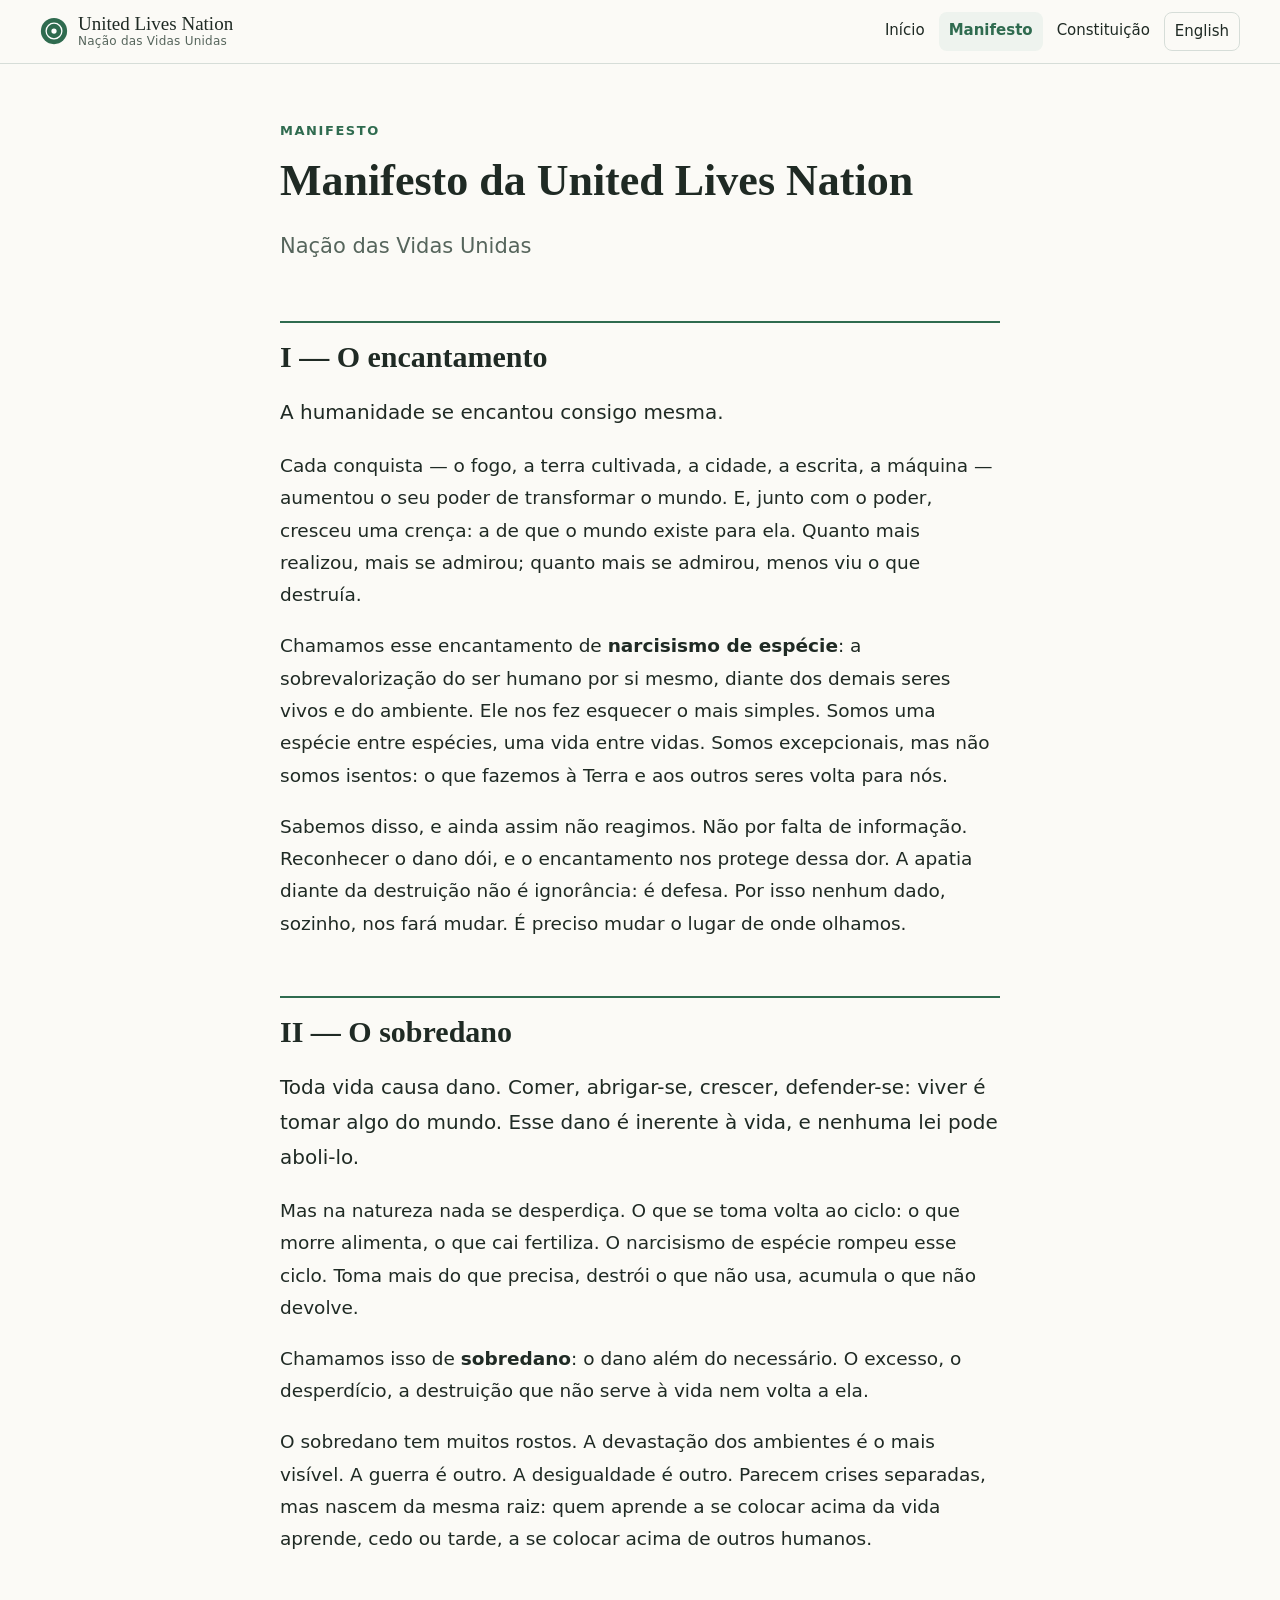
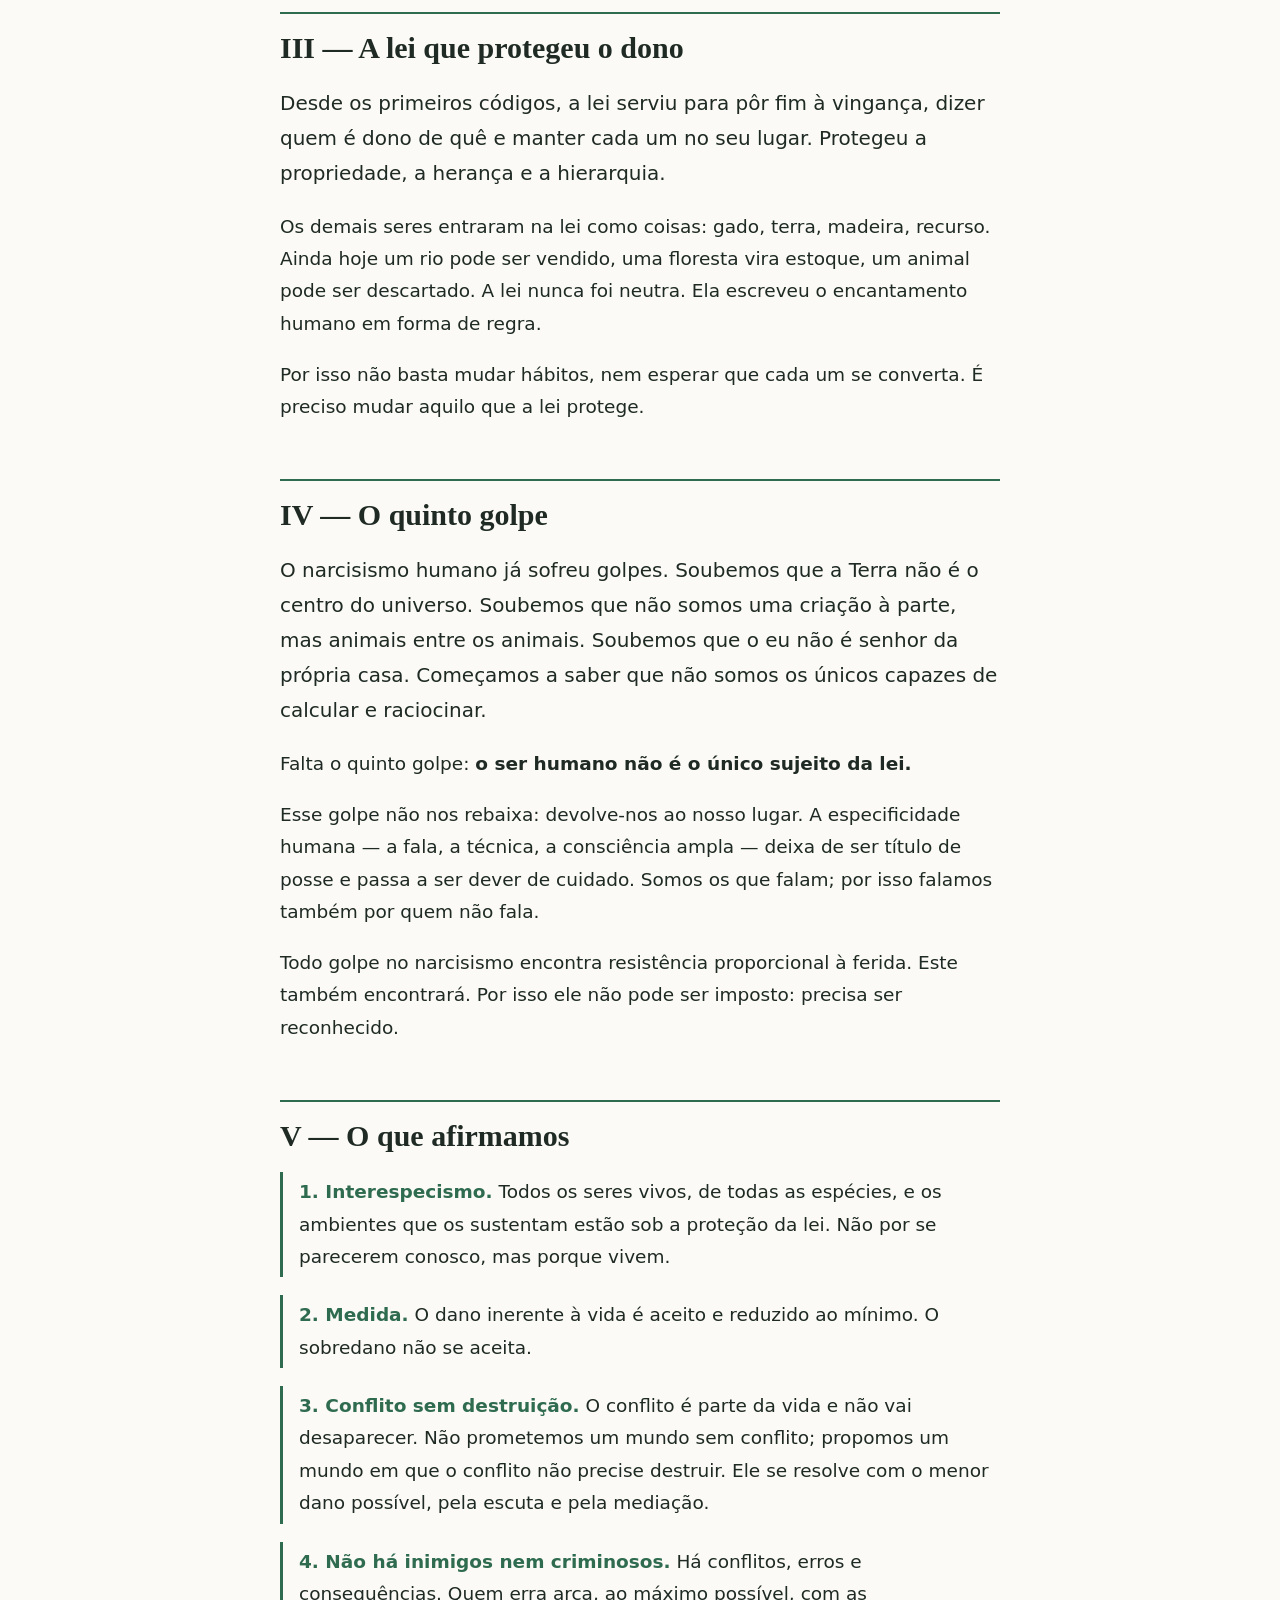
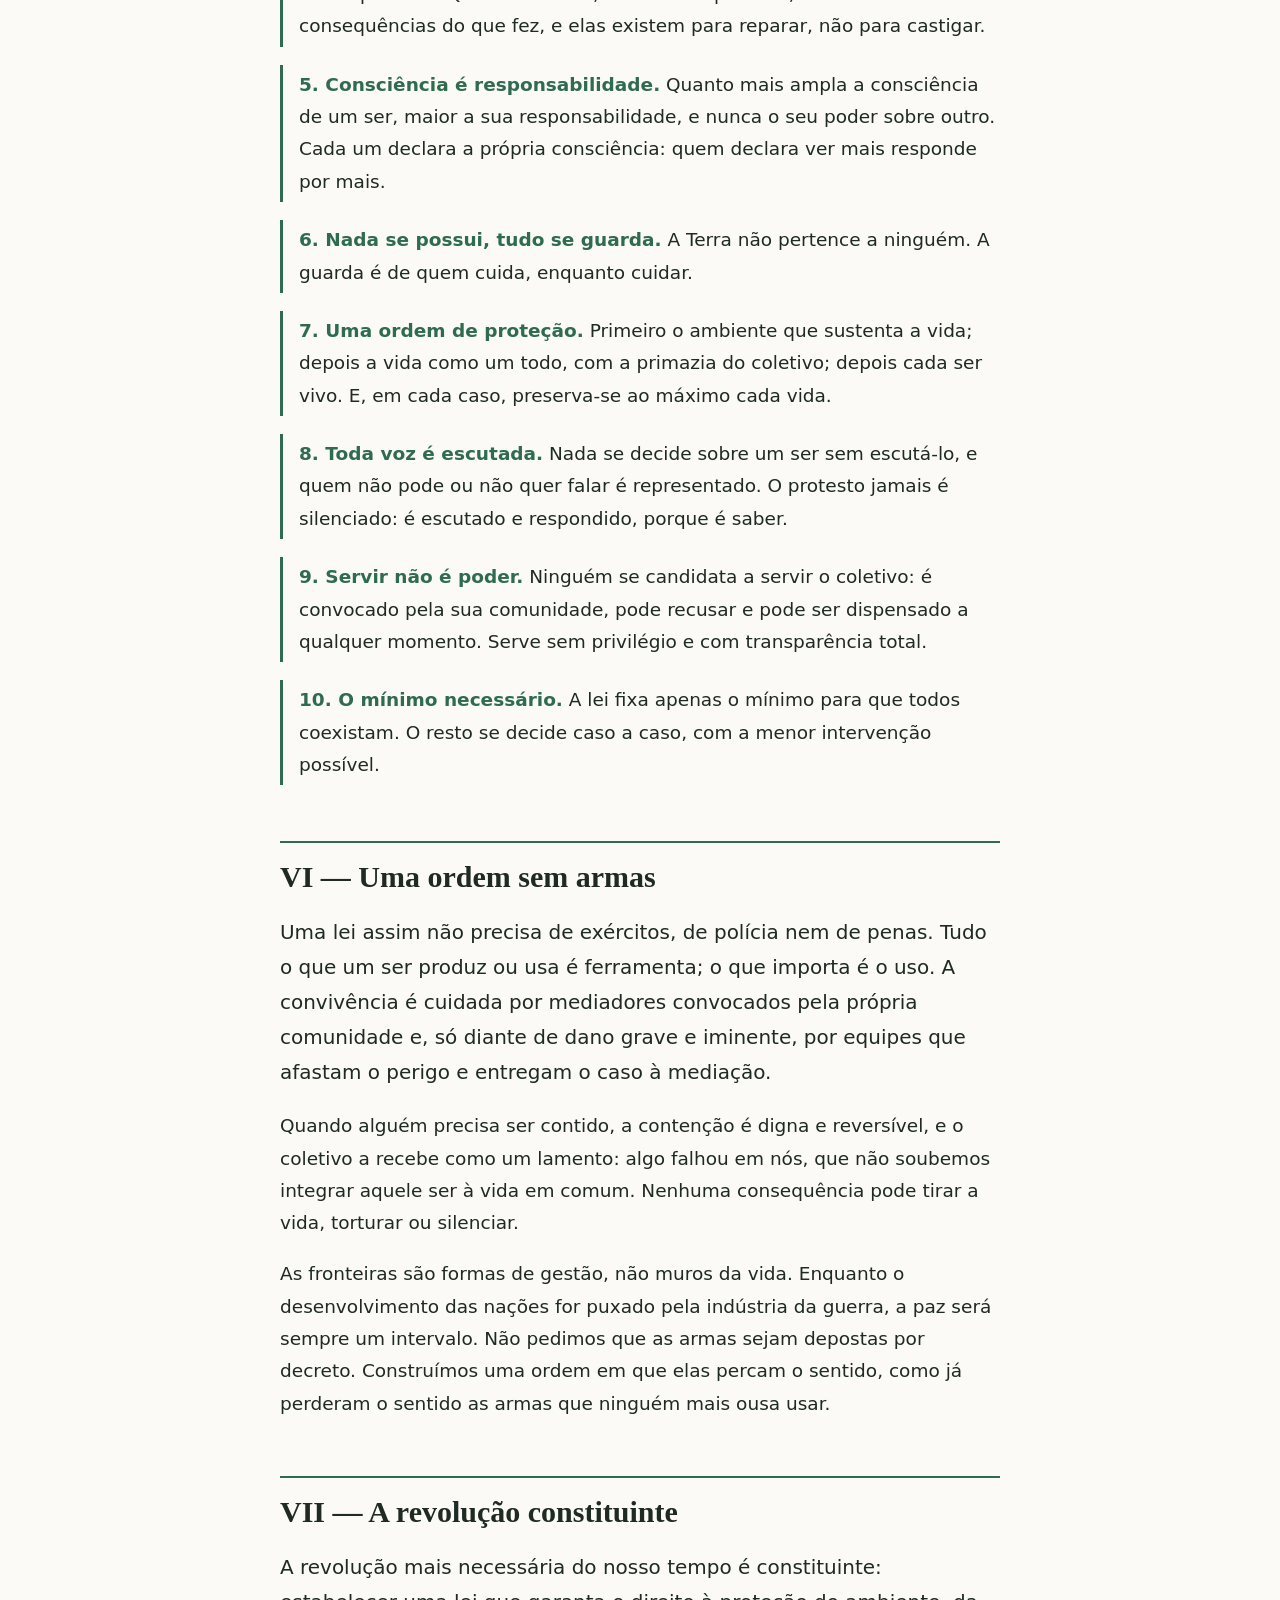
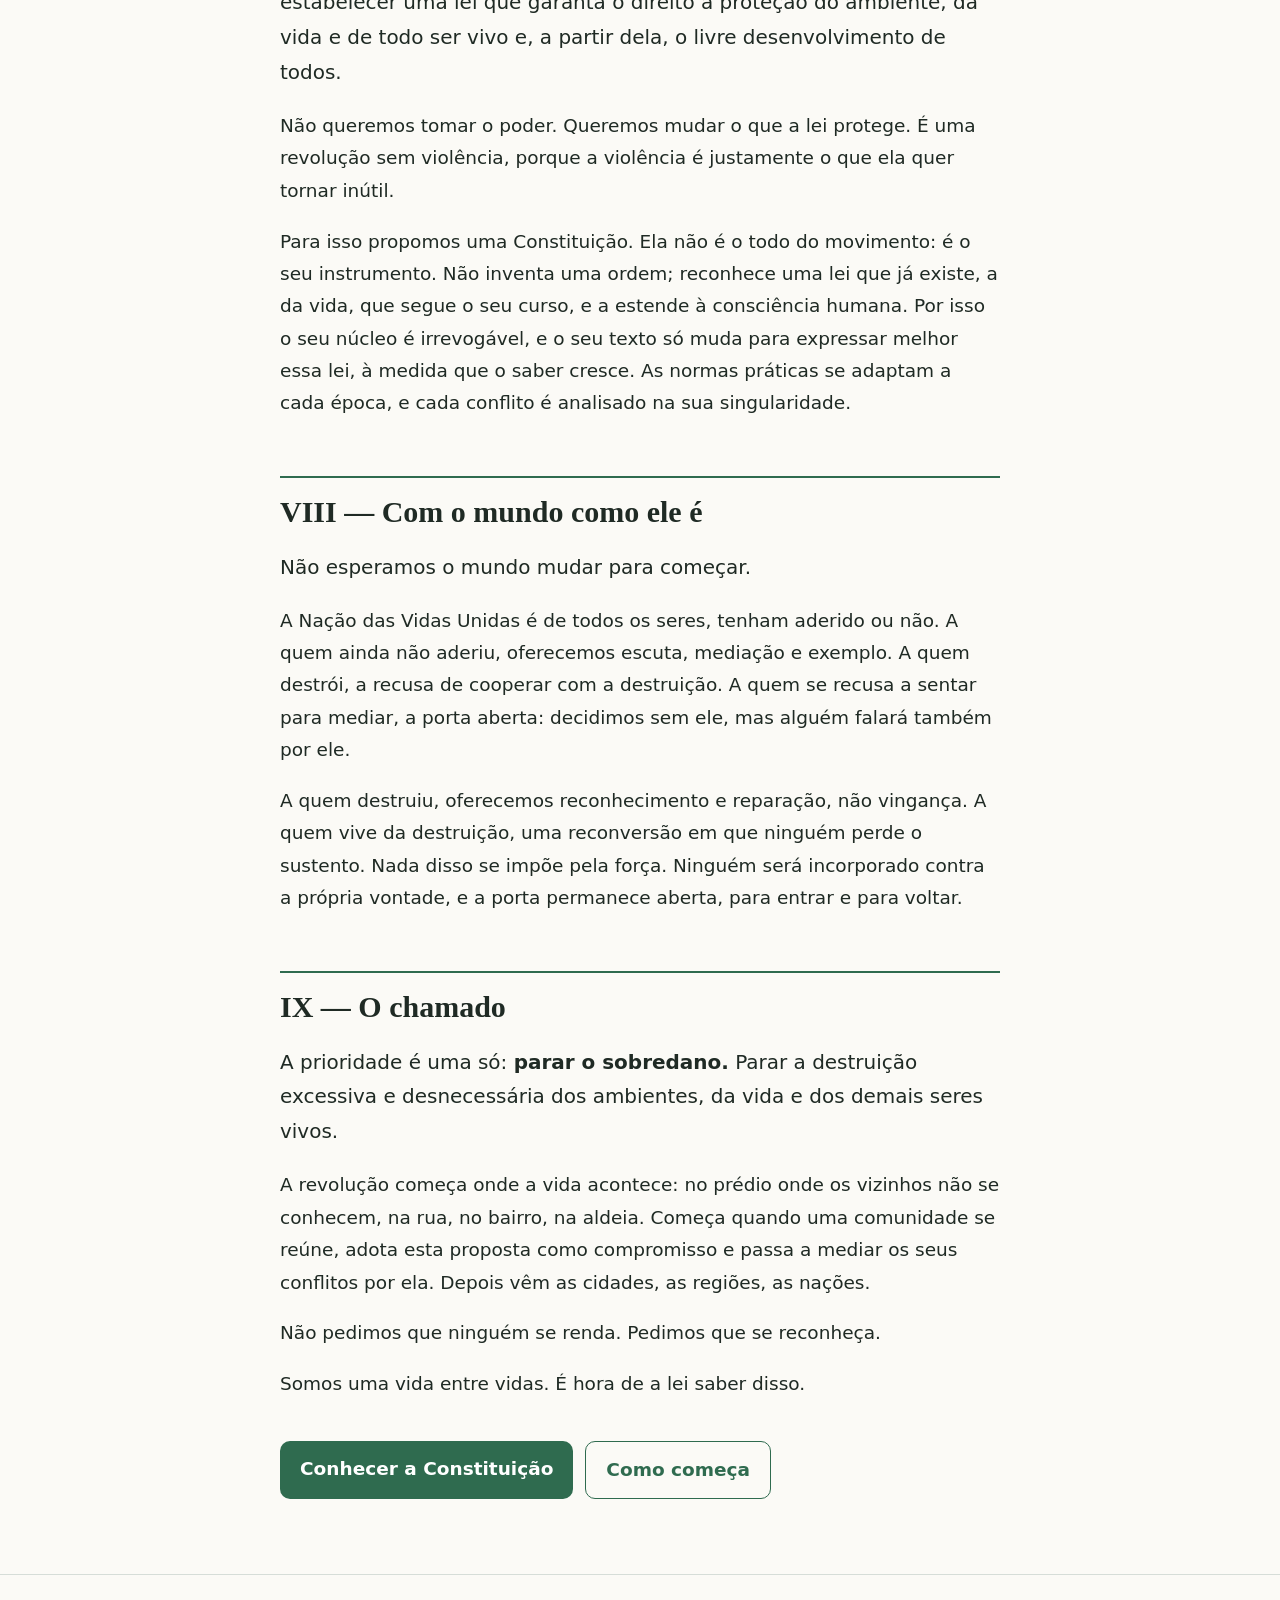
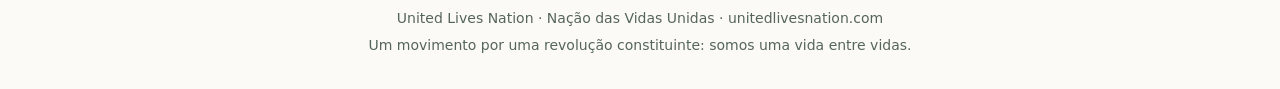
<file: manifesto.html>
<!DOCTYPE html>
<html lang="pt-BR">
<head>
<meta charset="utf-8">
<meta name="viewport" content="width=device-width, initial-scale=1">
<title>Manifesto — United Lives Nation</title>
<meta name="description" content="Manifesto da United Lives Nation: o narcisismo de espécie, o sobredano e a revolução constituinte.">
<meta property="og:title" content="Manifesto — United Lives Nation">
<meta property="og:description" content="Manifesto da United Lives Nation: o narcisismo de espécie, o sobredano e a revolução constituinte.">
<link rel="icon" href="favicon.svg" type="image/svg+xml">
<link rel="stylesheet" href="style.css">
</head>
<body>
<header class="top">
  <a class="brand" href="index.html"><img src="favicon.svg" alt="" width="28" height="28"><span>United Lives Nation<small>Nação das Vidas Unidas</small></span></a>
  <nav><a href="index.html">Início</a><a href="manifesto.html" aria-current="page">Manifesto</a><a href="constituicao.html">Constituição</a><a class="lang" href="en/manifesto.html" hreflang="en">English</a></nav>
</header>
<main>
<article class="doc manifesto"><p class="eyebrow">Manifesto</p><h1>Manifesto da United Lives Nation</h1><p class="lead">Nação das Vidas Unidas</p><h2 id="encantamento">I — O encantamento</h2>
<p>A humanidade se encantou consigo mesma.</p>
<p>Cada conquista — o fogo, a terra cultivada, a cidade, a escrita, a máquina — aumentou o seu poder de transformar o mundo. E, junto com o poder, cresceu uma crença: a de que o mundo existe para ela. Quanto mais realizou, mais se admirou; quanto mais se admirou, menos viu o que destruía.</p>
<p>Chamamos esse encantamento de <strong>narcisismo de espécie</strong>: a sobrevalorização do ser humano por si mesmo, diante dos demais seres vivos e do ambiente. Ele nos fez esquecer o mais simples. Somos uma espécie entre espécies, uma vida entre vidas. Somos excepcionais, mas não somos isentos: o que fazemos à Terra e aos outros seres volta para nós.</p>
<p>Sabemos disso, e ainda assim não reagimos. Não por falta de informação. Reconhecer o dano dói, e o encantamento nos protege dessa dor. A apatia diante da destruição não é ignorância: é defesa. Por isso nenhum dado, sozinho, nos fará mudar. É preciso mudar o lugar de onde olhamos.</p>
<h2 id="sobredano">II — O sobredano</h2>
<p>Toda vida causa dano. Comer, abrigar-se, crescer, defender-se: viver é tomar algo do mundo. Esse dano é inerente à vida, e nenhuma lei pode aboli-lo.</p>
<p>Mas na natureza nada se desperdiça. O que se toma volta ao ciclo: o que morre alimenta, o que cai fertiliza. O narcisismo de espécie rompeu esse ciclo. Toma mais do que precisa, destrói o que não usa, acumula o que não devolve.</p>
<p>Chamamos isso de <strong>sobredano</strong>: o dano além do necessário. O excesso, o desperdício, a destruição que não serve à vida nem volta a ela.</p>
<p>O sobredano tem muitos rostos. A devastação dos ambientes é o mais visível. A guerra é outro. A desigualdade é outro. Parecem crises separadas, mas nascem da mesma raiz: quem aprende a se colocar acima da vida aprende, cedo ou tarde, a se colocar acima de outros humanos.</p>
<h2 id="a-lei">III — A lei que protegeu o dono</h2>
<p>Desde os primeiros códigos, a lei serviu para pôr fim à vingança, dizer quem é dono de quê e manter cada um no seu lugar. Protegeu a propriedade, a herança e a hierarquia.</p>
<p>Os demais seres entraram na lei como coisas: gado, terra, madeira, recurso. Ainda hoje um rio pode ser vendido, uma floresta vira estoque, um animal pode ser descartado. A lei nunca foi neutra. Ela escreveu o encantamento humano em forma de regra.</p>
<p>Por isso não basta mudar hábitos, nem esperar que cada um se converta. É preciso mudar aquilo que a lei protege.</p>
<h2 id="quinto-golpe">IV — O quinto golpe</h2>
<p>O narcisismo humano já sofreu golpes. Soubemos que a Terra não é o centro do universo. Soubemos que não somos uma criação à parte, mas animais entre os animais. Soubemos que o eu não é senhor da própria casa. Começamos a saber que não somos os únicos capazes de calcular e raciocinar.</p>
<p>Falta o quinto golpe: <strong>o ser humano não é o único sujeito da lei.</strong></p>
<p>Esse golpe não nos rebaixa: devolve-nos ao nosso lugar. A especificidade humana — a fala, a técnica, a consciência ampla — deixa de ser título de posse e passa a ser dever de cuidado. Somos os que falam; por isso falamos também por quem não fala.</p>
<p>Todo golpe no narcisismo encontra resistência proporcional à ferida. Este também encontrará. Por isso ele não pode ser imposto: precisa ser reconhecido.</p>
<h2 id="afirmamos">V — O que afirmamos</h2>
<p class="tese"><strong>1. Interespecismo.</strong> Todos os seres vivos, de todas as espécies, e os ambientes que os sustentam estão sob a proteção da lei. Não por se parecerem conosco, mas porque vivem.</p>
<p class="tese"><strong>2. Medida.</strong> O dano inerente à vida é aceito e reduzido ao mínimo. O sobredano não se aceita.</p>
<p class="tese"><strong>3. Conflito sem destruição.</strong> O conflito é parte da vida e não vai desaparecer. Não prometemos um mundo sem conflito; propomos um mundo em que o conflito não precise destruir. Ele se resolve com o menor dano possível, pela escuta e pela mediação.</p>
<p class="tese"><strong>4. Não há inimigos nem criminosos.</strong> Há conflitos, erros e consequências. Quem erra arca, ao máximo possível, com as consequências do que fez, e elas existem para reparar, não para castigar.</p>
<p class="tese"><strong>5. Consciência é responsabilidade.</strong> Quanto mais ampla a consciência de um ser, maior a sua responsabilidade, e nunca o seu poder sobre outro. Cada um declara a própria consciência: quem declara ver mais responde por mais.</p>
<p class="tese"><strong>6. Nada se possui, tudo se guarda.</strong> A Terra não pertence a ninguém. A guarda é de quem cuida, enquanto cuidar.</p>
<p class="tese"><strong>7. Uma ordem de proteção.</strong> Primeiro o ambiente que sustenta a vida; depois a vida como um todo, com a primazia do coletivo; depois cada ser vivo. E, em cada caso, preserva-se ao máximo cada vida.</p>
<p class="tese"><strong>8. Toda voz é escutada.</strong> Nada se decide sobre um ser sem escutá-lo, e quem não pode ou não quer falar é representado. O protesto jamais é silenciado: é escutado e respondido, porque é saber.</p>
<p class="tese"><strong>9. Servir não é poder.</strong> Ninguém se candidata a servir o coletivo: é convocado pela sua comunidade, pode recusar e pode ser dispensado a qualquer momento. Serve sem privilégio e com transparência total.</p>
<p class="tese"><strong>10. O mínimo necessário.</strong> A lei fixa apenas o mínimo para que todos coexistam. O resto se decide caso a caso, com a menor intervenção possível.</p>
<h2 id="sem-armas">VI — Uma ordem sem armas</h2>
<p>Uma lei assim não precisa de exércitos, de polícia nem de penas. Tudo o que um ser produz ou usa é ferramenta; o que importa é o uso. A convivência é cuidada por mediadores convocados pela própria comunidade e, só diante de dano grave e iminente, por equipes que afastam o perigo e entregam o caso à mediação.</p>
<p>Quando alguém precisa ser contido, a contenção é digna e reversível, e o coletivo a recebe como um lamento: algo falhou em nós, que não soubemos integrar aquele ser à vida em comum. Nenhuma consequência pode tirar a vida, torturar ou silenciar.</p>
<p>As fronteiras são formas de gestão, não muros da vida. Enquanto o desenvolvimento das nações for puxado pela indústria da guerra, a paz será sempre um intervalo. Não pedimos que as armas sejam depostas por decreto. Construímos uma ordem em que elas percam o sentido, como já perderam o sentido as armas que ninguém mais ousa usar.</p>
<h2 id="revolucao">VII — A revolução constituinte</h2>
<p>A revolução mais necessária do nosso tempo é constituinte: estabelecer uma lei que garanta o direito à proteção do ambiente, da vida e de todo ser vivo e, a partir dela, o livre desenvolvimento de todos.</p>
<p>Não queremos tomar o poder. Queremos mudar o que a lei protege. É uma revolução sem violência, porque a violência é justamente o que ela quer tornar inútil.</p>
<p>Para isso propomos uma Constituição. Ela não é o todo do movimento: é o seu instrumento. Não inventa uma ordem; reconhece uma lei que já existe, a da vida, que segue o seu curso, e a estende à consciência humana. Por isso o seu núcleo é irrevogável, e o seu texto só muda para expressar melhor essa lei, à medida que o saber cresce. As normas práticas se adaptam a cada época, e cada conflito é analisado na sua singularidade.</p>
<h2 id="mundo">VIII — Com o mundo como ele é</h2>
<p>Não esperamos o mundo mudar para começar.</p>
<p>A Nação das Vidas Unidas é de todos os seres, tenham aderido ou não. A quem ainda não aderiu, oferecemos escuta, mediação e exemplo. A quem destrói, a recusa de cooperar com a destruição. A quem se recusa a sentar para mediar, a porta aberta: decidimos sem ele, mas alguém falará também por ele.</p>
<p>A quem destruiu, oferecemos reconhecimento e reparação, não vingança. A quem vive da destruição, uma reconversão em que ninguém perde o sustento. Nada disso se impõe pela força. Ninguém será incorporado contra a própria vontade, e a porta permanece aberta, para entrar e para voltar.</p>
<h2 id="chamado">IX — O chamado</h2>
<p>A prioridade é uma só: <strong>parar o sobredano.</strong> Parar a destruição excessiva e desnecessária dos ambientes, da vida e dos demais seres vivos.</p>
<p>A revolução começa onde a vida acontece: no prédio onde os vizinhos não se conhecem, na rua, no bairro, na aldeia. Começa quando uma comunidade se reúne, adota esta proposta como compromisso e passa a mediar os seus conflitos por ela. Depois vêm as cidades, as regiões, as nações.</p>
<p>Não pedimos que ninguém se renda. Pedimos que se reconheça.</p>
<p>Somos uma vida entre vidas. É hora de a lei saber disso.</p><p class="cta"><a class="btn" href="constituicao.html">Conhecer a Constituição</a><a class="btn ghost" href="index.html#como-comeca">Como começa</a></p></article>
</main>
<footer class="foot"><p>United Lives Nation · Nação das Vidas Unidas · unitedlivesnation.com</p><p>Um movimento por uma revolução constituinte: somos uma vida entre vidas.</p></footer>
</body>
</html>
</file>
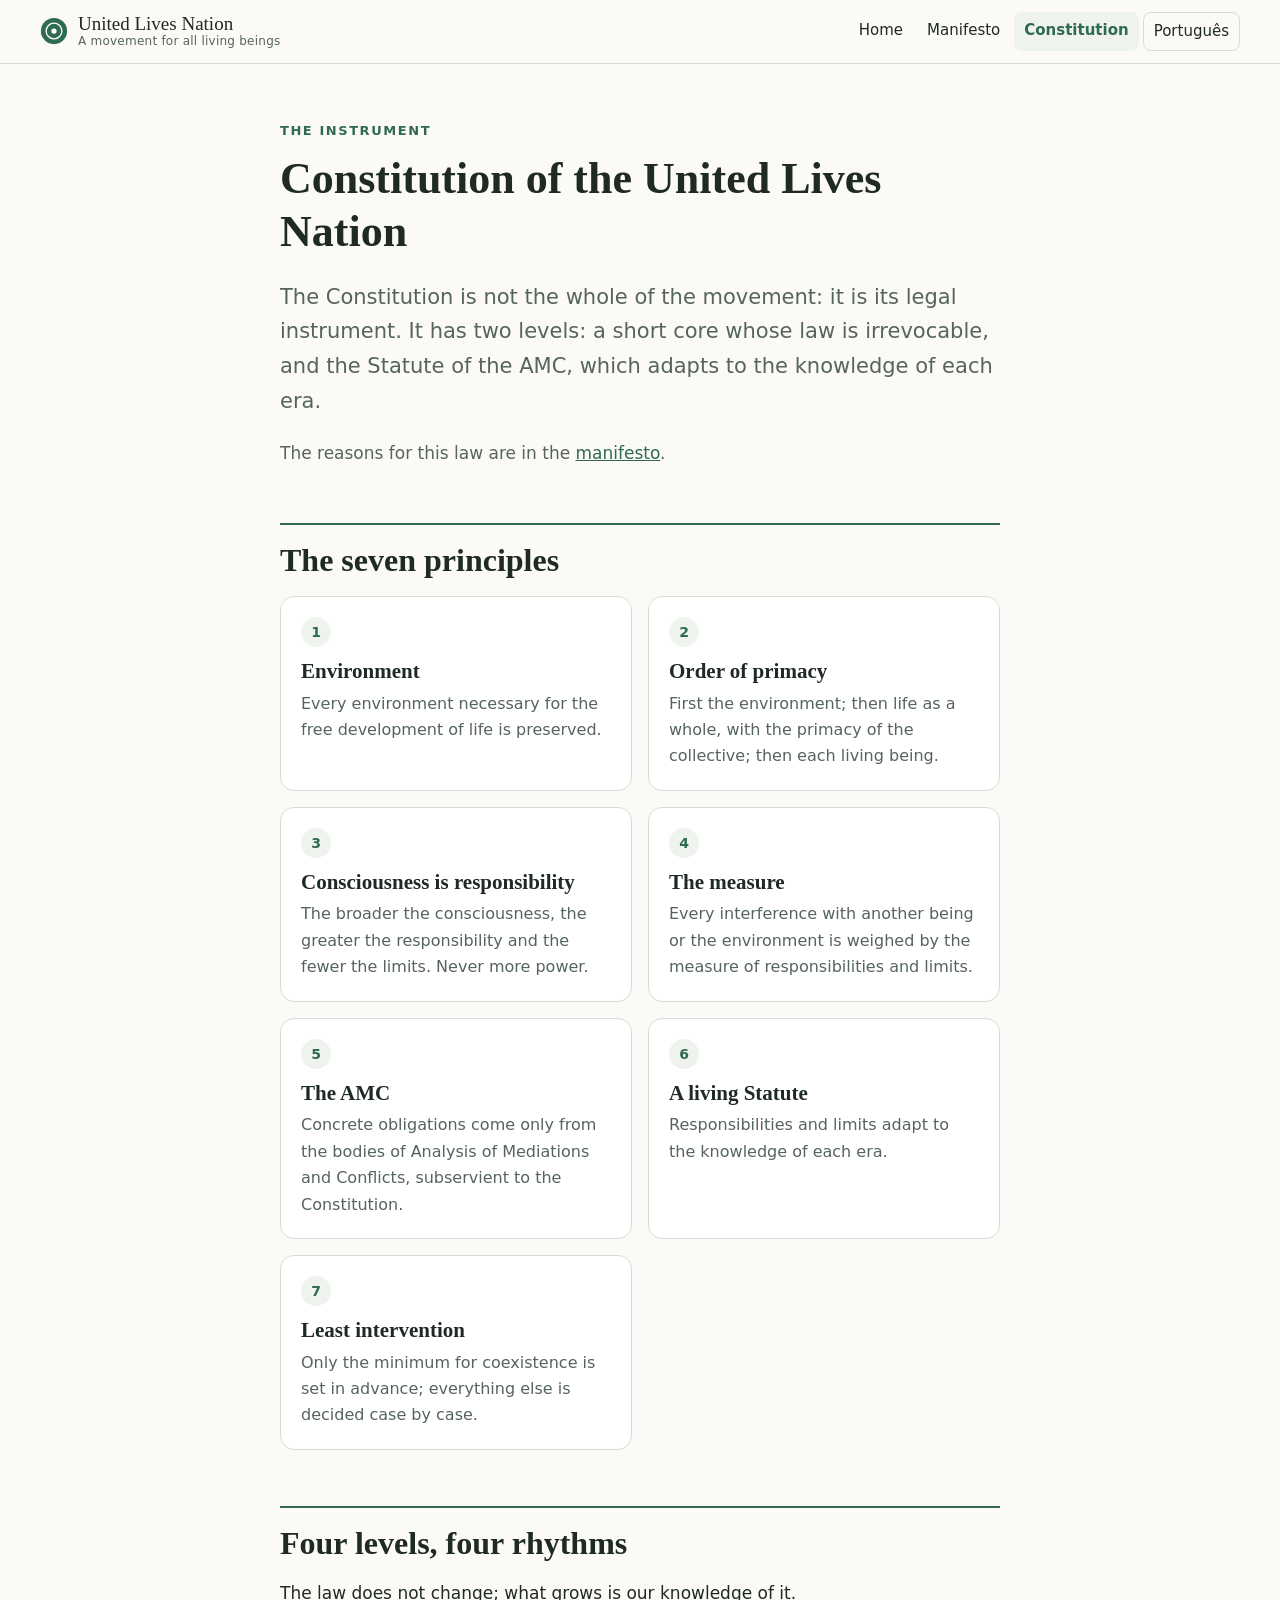
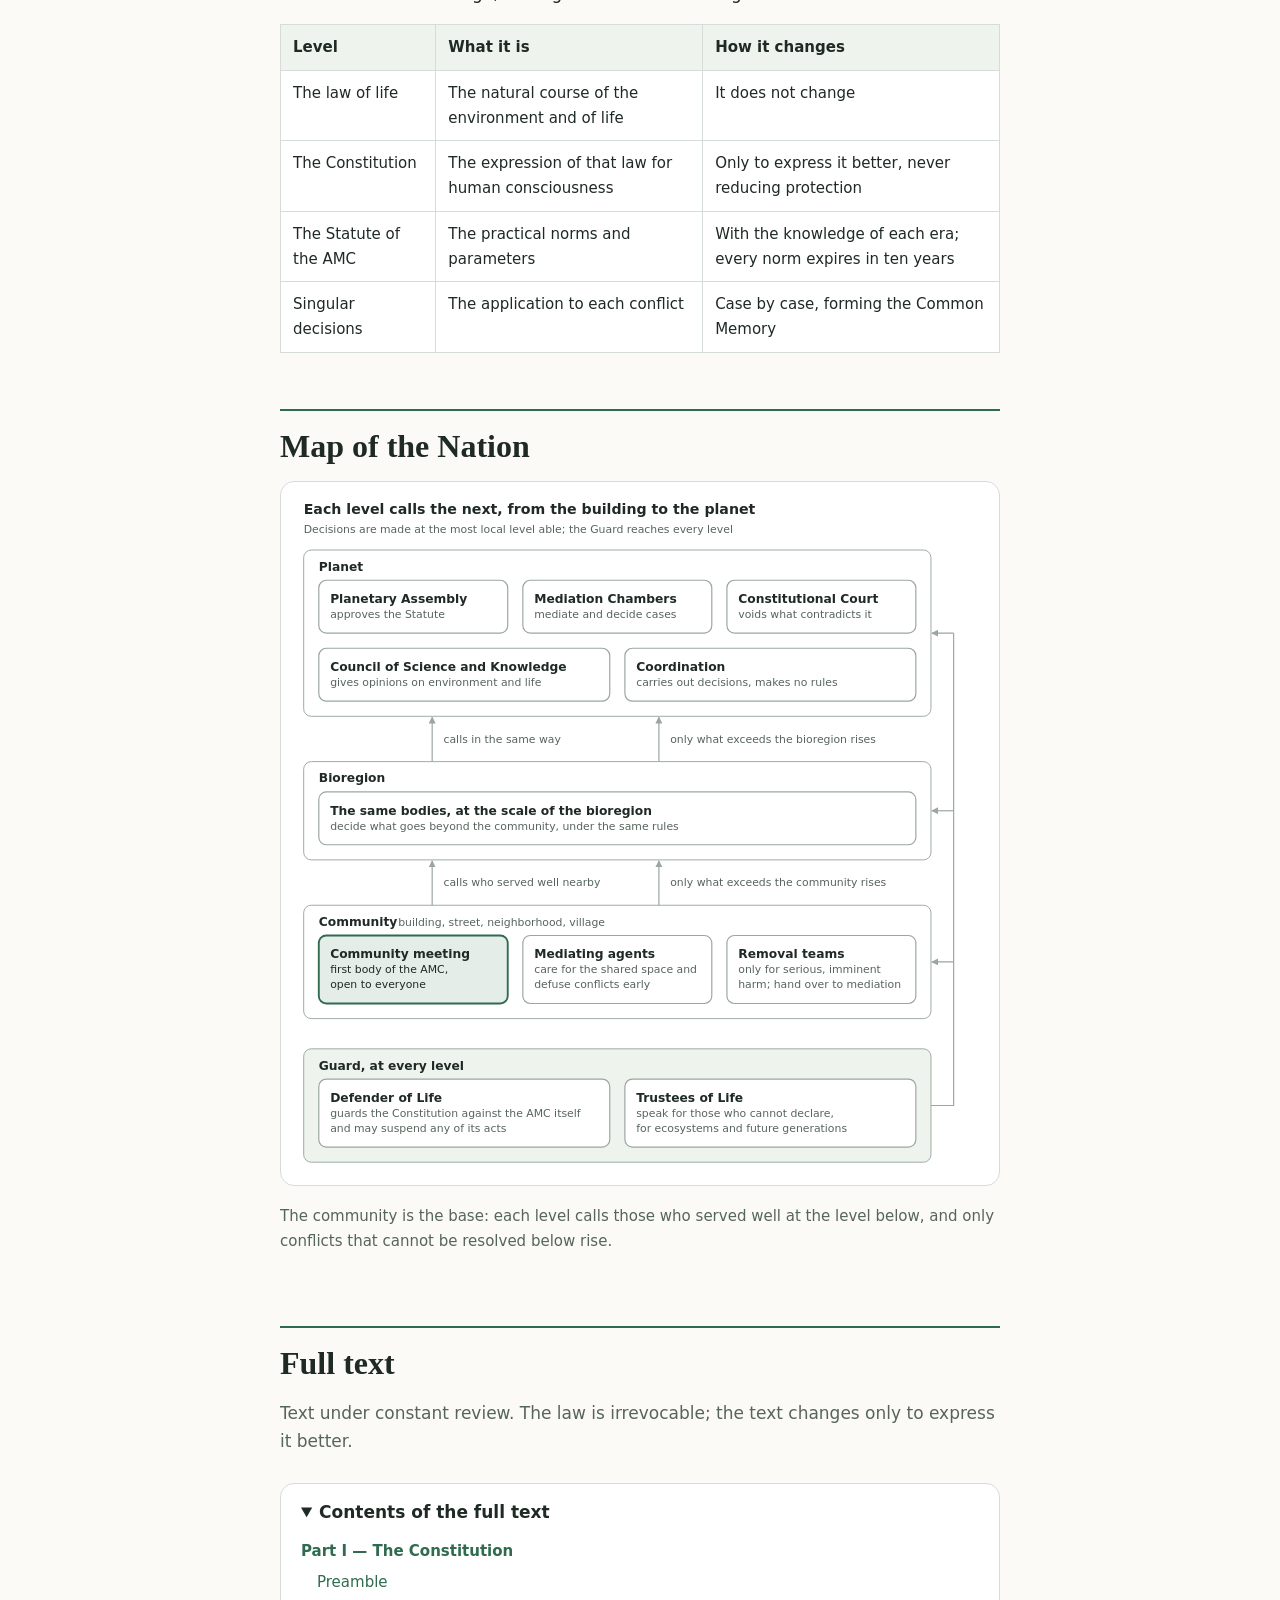
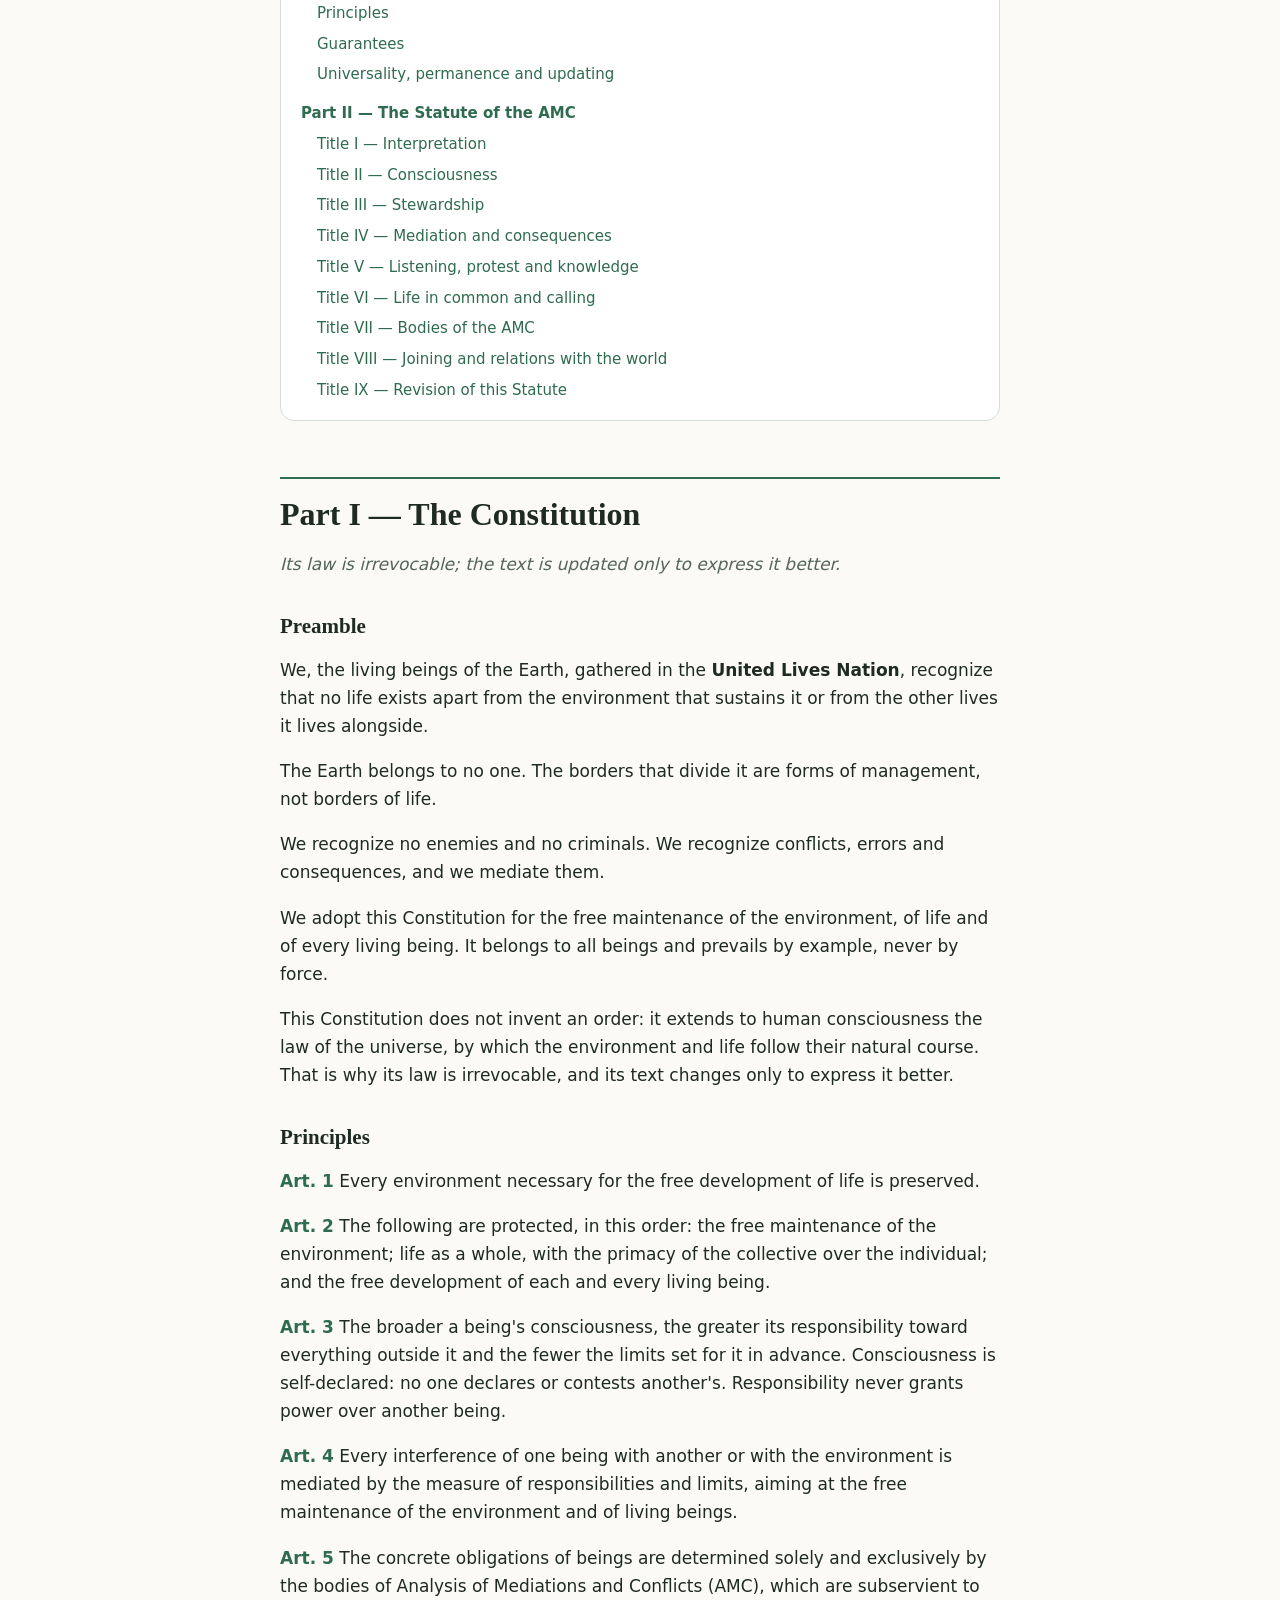
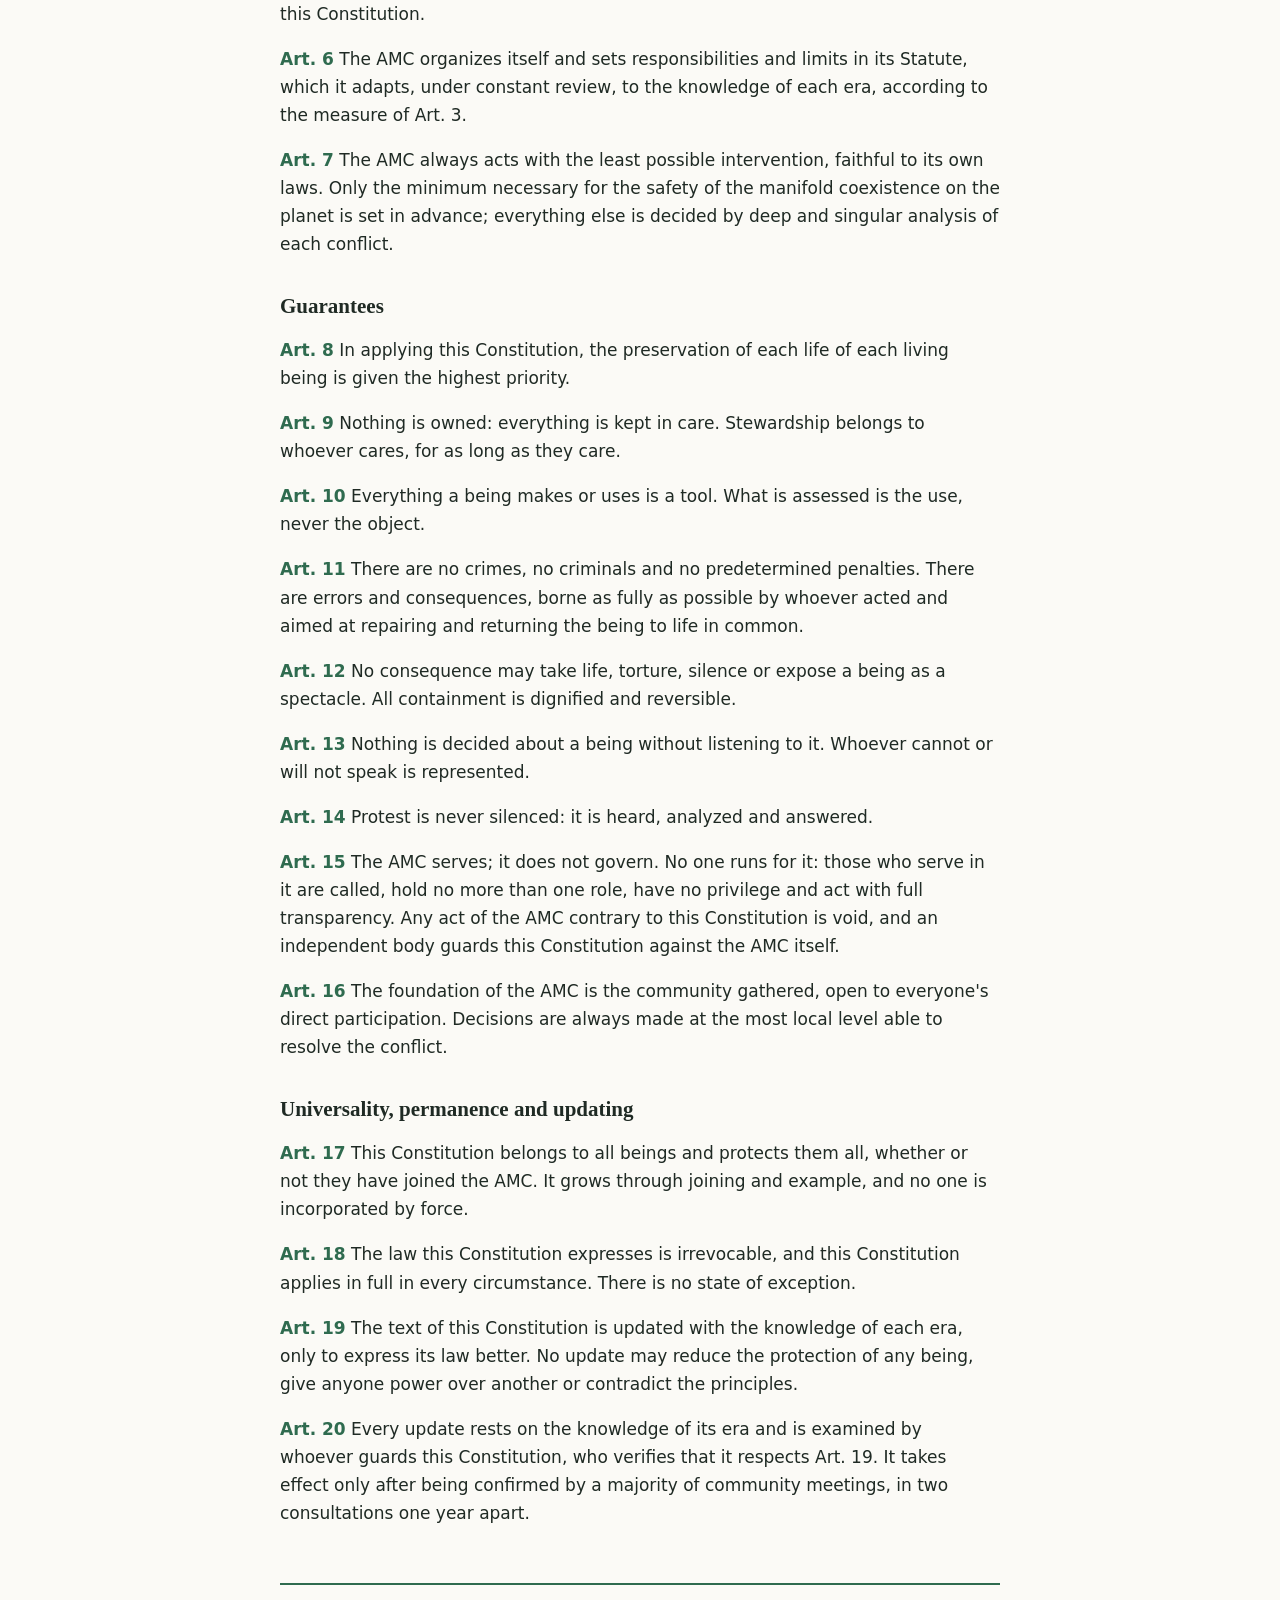
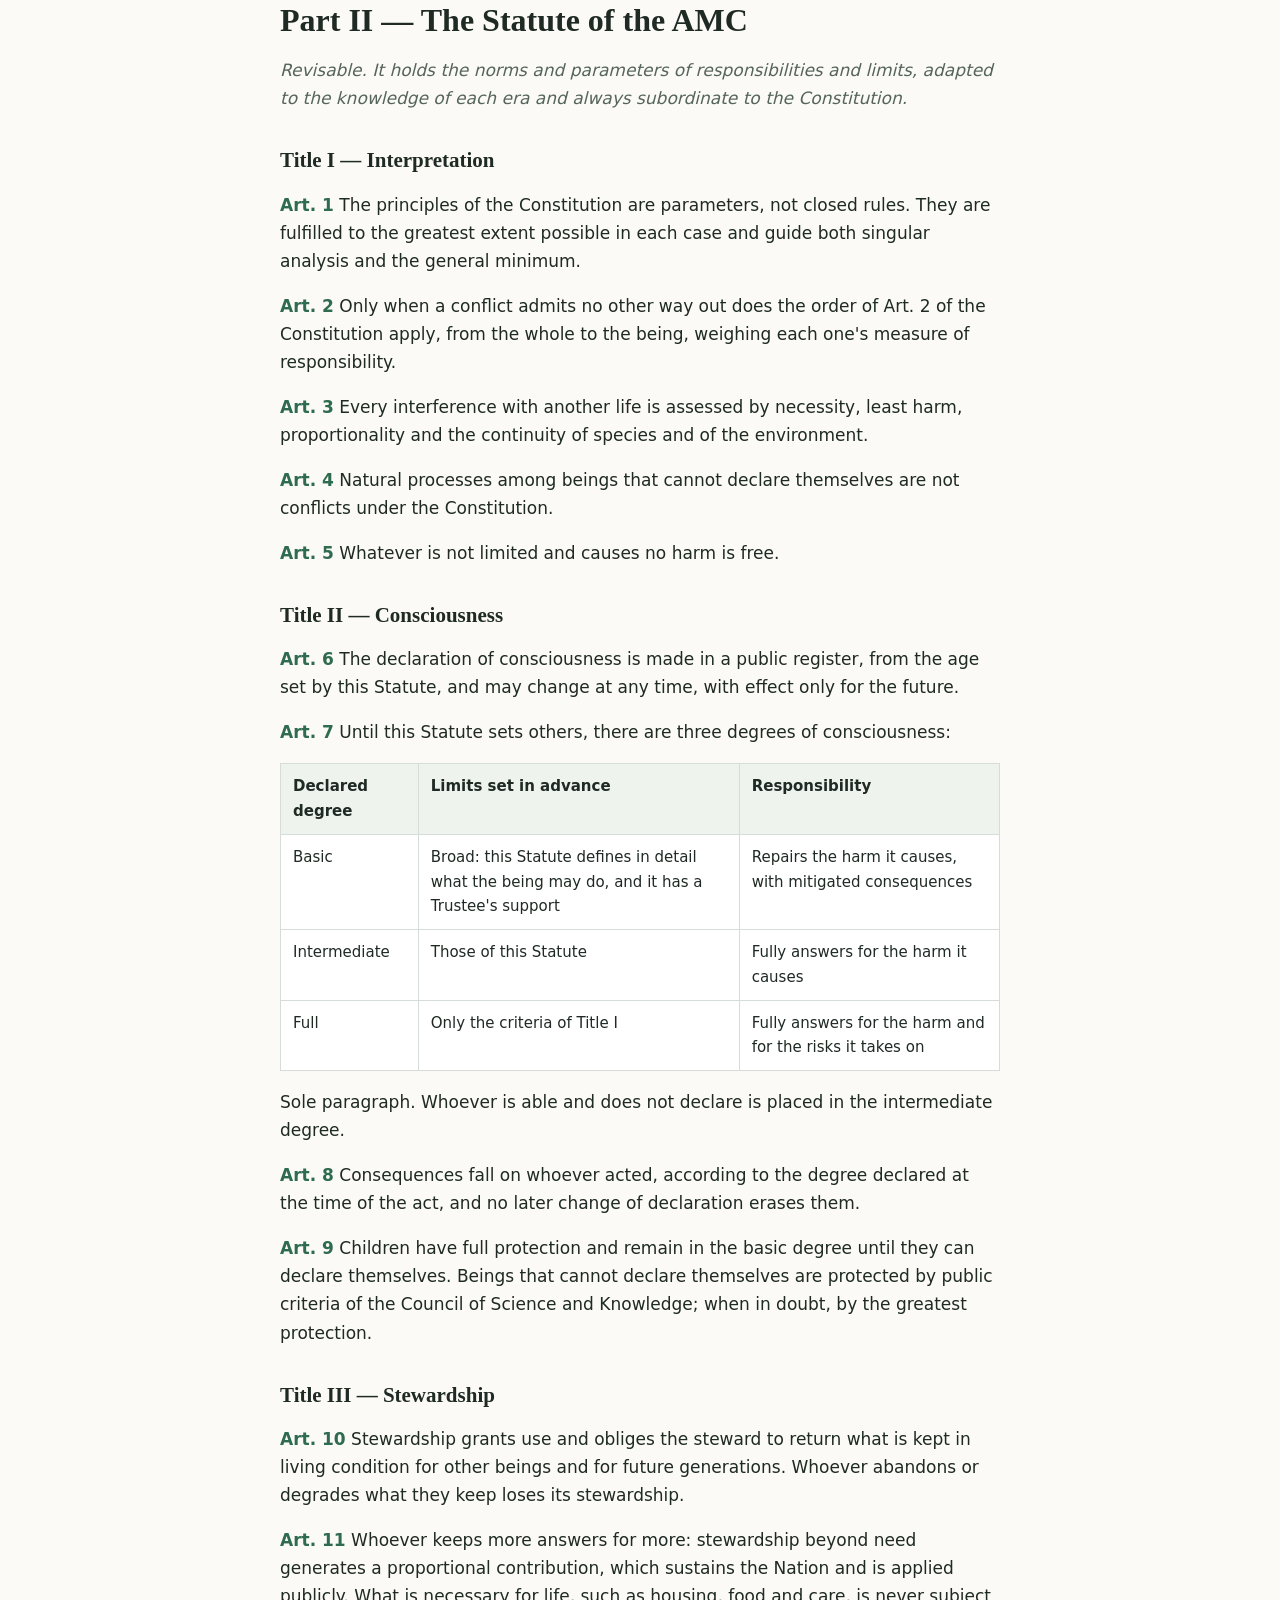
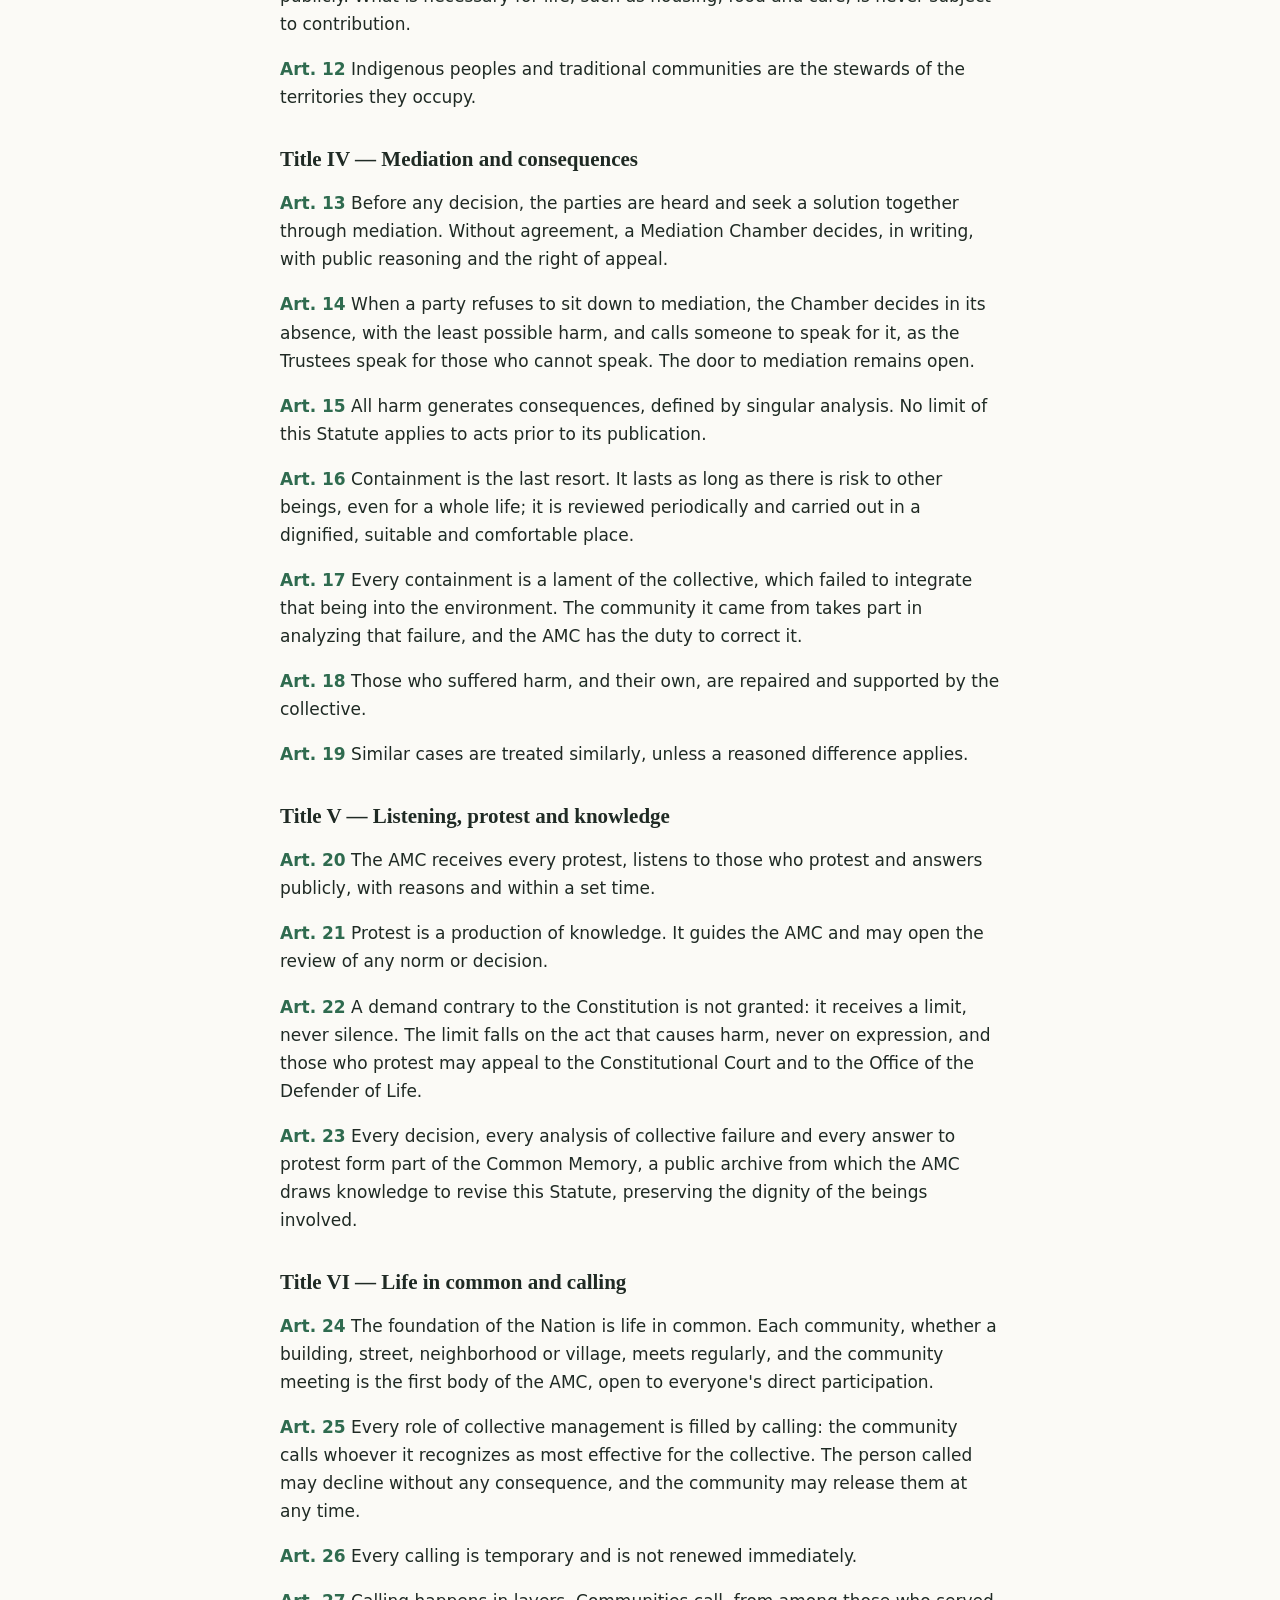
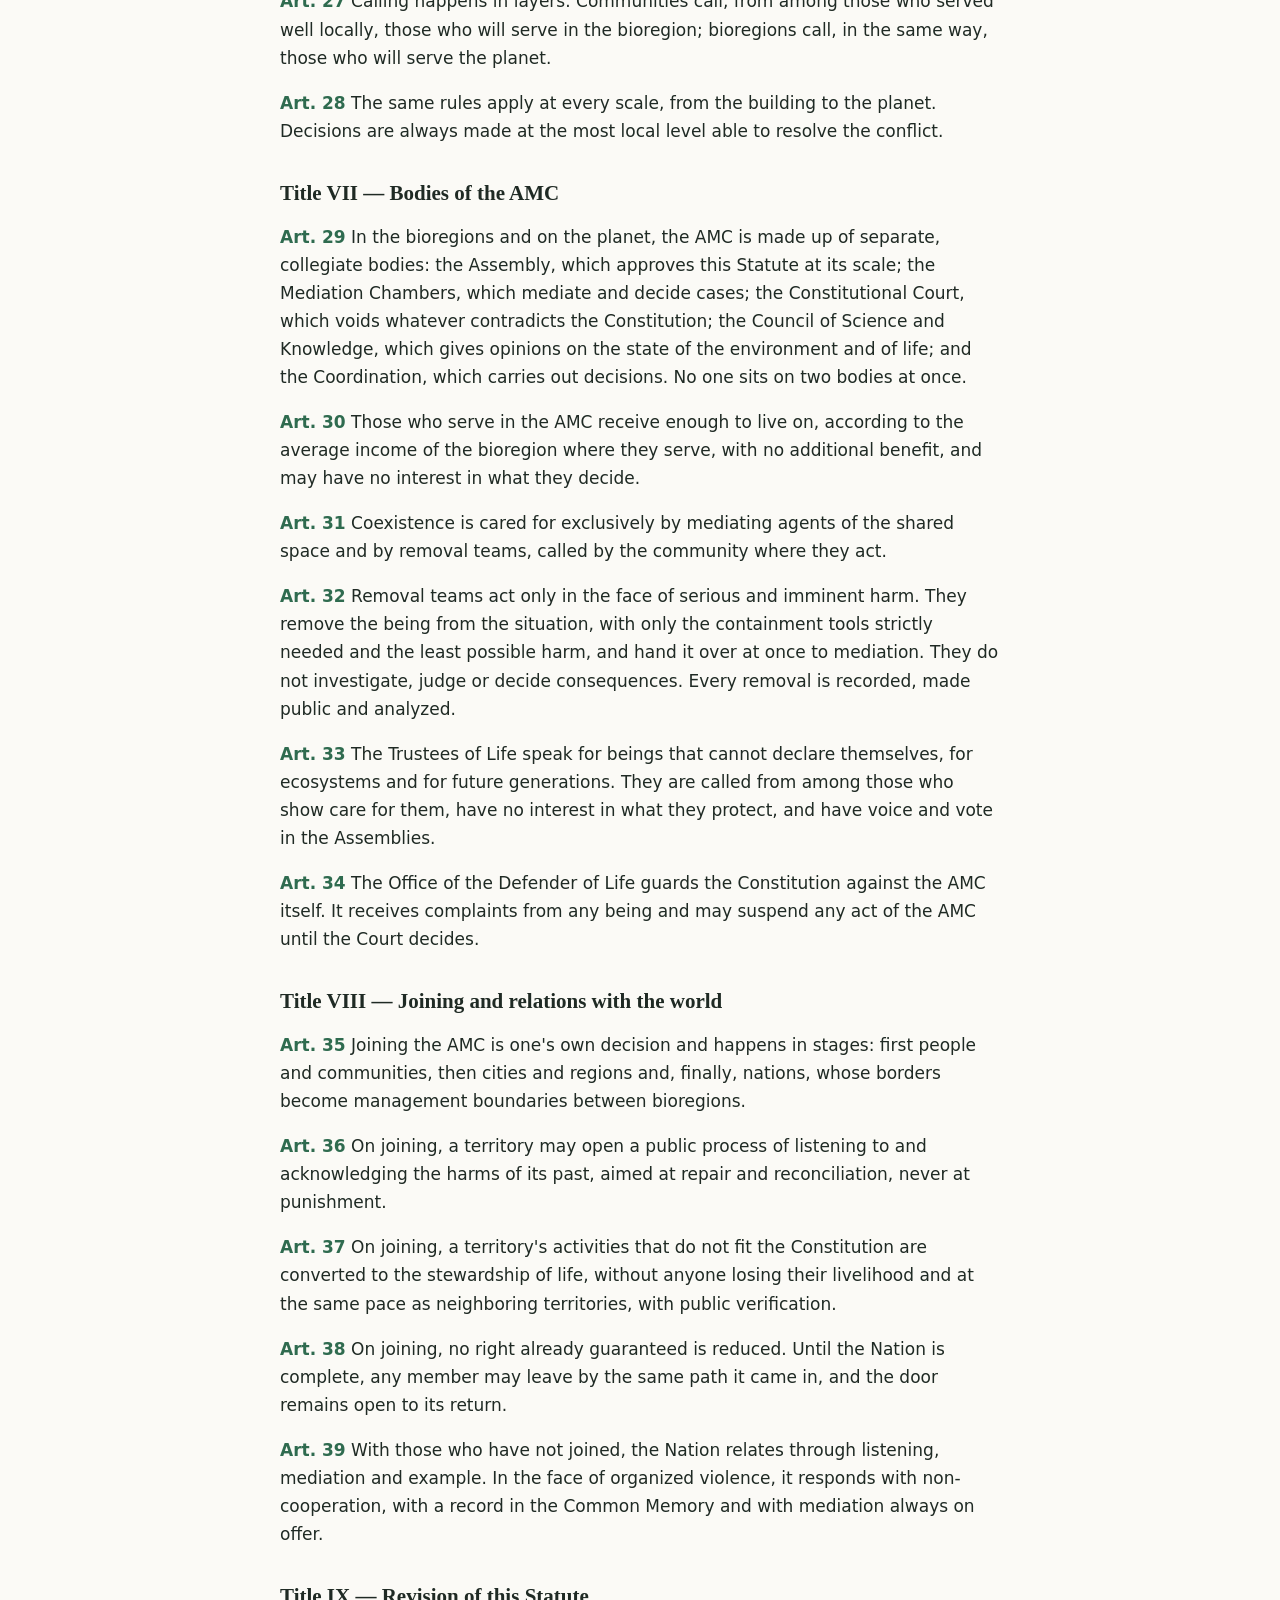
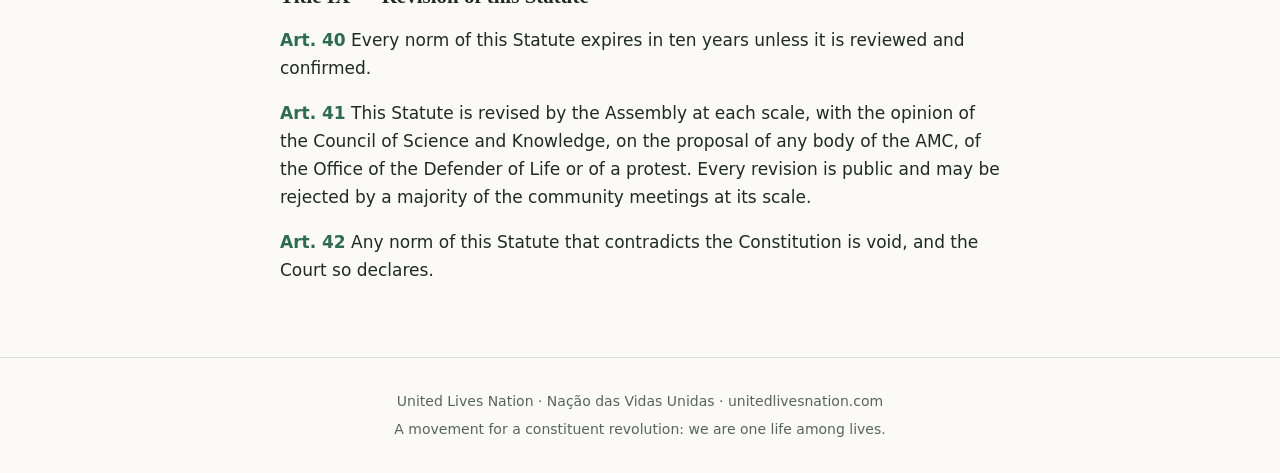
<file: en/constitution.html>
<!DOCTYPE html>
<html lang="en">
<head>
<meta charset="utf-8">
<meta name="viewport" content="width=device-width, initial-scale=1">
<title>Constitution — United Lives Nation</title>
<meta name="description" content="The Constitution of the United Lives Nation and the Statute of the AMC: the movement's legal instrument.">
<meta property="og:title" content="Constitution — United Lives Nation">
<meta property="og:description" content="The Constitution of the United Lives Nation and the Statute of the AMC: the movement's legal instrument.">
<link rel="icon" href="../favicon.svg" type="image/svg+xml">
<link rel="stylesheet" href="../style.css">
</head>
<body>
<header class="top">
  <a class="brand" href="../en/index.html"><img src="../favicon.svg" alt="" width="28" height="28"><span>United Lives Nation<small>A movement for all living beings</small></span></a>
  <nav><a href="../en/index.html">Home</a><a href="../en/manifesto.html">Manifesto</a><a href="../en/constitution.html" aria-current="page">Constitution</a><a class="lang" href="../constituicao.html" hreflang="pt-BR">Português</a></nav>
</header>
<main>
<article class="doc"><p class="eyebrow">The instrument</p><h1>Constitution of the United Lives Nation</h1><p class="lead">The Constitution is not the whole of the movement: it is its legal instrument. It has two levels: a short core whose law is irrevocable, and the Statute of the AMC, which adapts to the knowledge of each era.</p><p class="note">The reasons for this law are in the <a href="manifesto.html">manifesto</a>.</p><h2 id="principles">The seven principles</h2><ol class="cards"><li><span class="n">1</span><h3>Environment</h3><p>Every environment necessary for the free development of life is preserved.</p></li><li><span class="n">2</span><h3>Order of primacy</h3><p>First the environment; then life as a whole, with the primacy of the collective; then each living being.</p></li><li><span class="n">3</span><h3>Consciousness is responsibility</h3><p>The broader the consciousness, the greater the responsibility and the fewer the limits. Never more power.</p></li><li><span class="n">4</span><h3>The measure</h3><p>Every interference with another being or the environment is weighed by the measure of responsibilities and limits.</p></li><li><span class="n">5</span><h3>The AMC</h3><p>Concrete obligations come only from the bodies of Analysis of Mediations and Conflicts, subservient to the Constitution.</p></li><li><span class="n">6</span><h3>A living Statute</h3><p>Responsibilities and limits adapt to the knowledge of each era.</p></li><li><span class="n">7</span><h3>Least intervention</h3><p>Only the minimum for coexistence is set in advance; everything else is decided case by case.</p></li></ol><h2 id="niveis">Four levels, four rhythms</h2><p>The law does not change; what grows is our knowledge of it.</p><div class="tablewrap"><table><thead><tr><th>Level</th><th>What it is</th><th>How it changes</th></tr></thead><tbody><tr><td>The law of life</td><td>The natural course of the environment and of life</td><td>It does not change</td></tr><tr><td>The Constitution</td><td>The expression of that law for human consciousness</td><td>Only to express it better, never reducing protection</td></tr><tr><td>The Statute of the AMC</td><td>The practical norms and parameters</td><td>With the knowledge of each era; every norm expires in ten years</td></tr><tr><td>Singular decisions</td><td>The application to each conflict</td><td>Case by case, forming the Common Memory</td></tr></tbody></table></div><h2 id="map">Map of the Nation</h2><figure class="map"><svg viewBox="0 0 760 744" xmlns="http://www.w3.org/2000/svg" role="img" aria-label="Each level calls the next, from the building to the planet" font-family="Inter, system-ui, sans-serif" font-size="13"><defs><marker id="a" viewBox="0 0 10 10" refX="9" refY="5" markerWidth="6" markerHeight="6" orient="auto-start-reverse"><path d="M0 0L10 5L0 10z" fill="#9aa79f"/></marker></defs><text x="24" y="34" font-size="15" font-weight="600" fill="#1f2a24">Each level calls the next, from the building to the planet</text><text x="24" y="54" font-size="11.5" fill="#56655c">Decisions are made at the most local level able; the Guard reaches every level</text><rect x="24" y="72" width="664" height="176" rx="8" fill="none" stroke="#9aa79f" stroke-width="1"/><text x="40" y="94" font-weight="600" fill="#1f2a24">Planet</text><rect x="40" y="104" width="200" height="56" rx="8" fill="#fff" stroke="#9aa79f" stroke-width="1.25"/><text x="52" y="128" font-weight="600" fill="#1f2a24">Planetary Assembly</text><text x="52" y="144" font-size="11.5" fill="#56655c">approves the Statute</text><rect x="256" y="104" width="200" height="56" rx="8" fill="#fff" stroke="#9aa79f" stroke-width="1.25"/><text x="268" y="128" font-weight="600" fill="#1f2a24">Mediation Chambers</text><text x="268" y="144" font-size="11.5" fill="#56655c">mediate and decide cases</text><rect x="472" y="104" width="200" height="56" rx="8" fill="#fff" stroke="#9aa79f" stroke-width="1.25"/><text x="484" y="128" font-weight="600" fill="#1f2a24">Constitutional Court</text><text x="484" y="144" font-size="11.5" fill="#56655c">voids what contradicts it</text><rect x="40" y="176" width="308" height="56" rx="8" fill="#fff" stroke="#9aa79f" stroke-width="1.25"/><text x="52" y="200" font-weight="600" fill="#1f2a24">Council of Science and Knowledge</text><text x="52" y="216" font-size="11.5" fill="#56655c">gives opinions on environment and life</text><rect x="364" y="176" width="308" height="56" rx="8" fill="#fff" stroke="#9aa79f" stroke-width="1.25"/><text x="376" y="200" font-weight="600" fill="#1f2a24">Coordination</text><text x="376" y="216" font-size="11.5" fill="#56655c">carries out decisions, makes no rules</text><rect x="24" y="296" width="664" height="104" rx="8" fill="none" stroke="#9aa79f" stroke-width="1"/><text x="40" y="318" font-weight="600" fill="#1f2a24">Bioregion</text><rect x="40" y="328" width="632" height="56" rx="8" fill="#fff" stroke="#9aa79f" stroke-width="1.25"/><text x="52" y="352" font-weight="600" fill="#1f2a24">The same bodies, at the scale of the bioregion</text><text x="52" y="368" font-size="11.5" fill="#56655c">decide what goes beyond the community, under the same rules</text><rect x="24" y="448" width="664" height="120" rx="8" fill="none" stroke="#9aa79f" stroke-width="1"/><text x="40" y="470" font-weight="600" fill="#1f2a24">Community</text><text x="124" y="470" font-size="11.5" fill="#56655c">building, street, neighborhood, village</text><rect x="40" y="480" width="200" height="72" rx="8" fill="#2f6b4f" fill-opacity="0.12" stroke="#2f6b4f" stroke-width="2"/><text x="52" y="504" font-weight="600" fill="#1f2a24">Community meeting</text><text x="52" y="520" font-size="11.5" fill="#1f2a24">first body of the AMC,</text><text x="52" y="536" font-size="11.5" fill="#1f2a24">open to everyone</text><rect x="256" y="480" width="200" height="72" rx="8" fill="#fff" stroke="#9aa79f" stroke-width="1.25"/><text x="268" y="504" font-weight="600" fill="#1f2a24">Mediating agents</text><text x="268" y="520" font-size="11.5" fill="#56655c">care for the shared space and</text><text x="268" y="536" font-size="11.5" fill="#56655c">defuse conflicts early</text><rect x="472" y="480" width="200" height="72" rx="8" fill="#fff" stroke="#9aa79f" stroke-width="1.25"/><text x="484" y="504" font-weight="600" fill="#1f2a24">Removal teams</text><text x="484" y="520" font-size="11.5" fill="#56655c">only for serious, imminent</text><text x="484" y="536" font-size="11.5" fill="#56655c">harm; hand over to mediation</text><rect x="24" y="600" width="664" height="120" rx="8" fill="#eef3ee" stroke="#9aa79f" stroke-width="1"/><text x="40" y="622" font-weight="600" fill="#1f2a24">Guard, at every level</text><rect x="40" y="632" width="308" height="72" rx="8" fill="#fff" stroke="#9aa79f" stroke-width="1.25"/><text x="52" y="656" font-weight="600" fill="#1f2a24">Defender of Life</text><text x="52" y="672" font-size="11.5" fill="#56655c">guards the Constitution against the AMC itself</text><text x="52" y="688" font-size="11.5" fill="#56655c">and may suspend any of its acts</text><rect x="364" y="632" width="308" height="72" rx="8" fill="#fff" stroke="#9aa79f" stroke-width="1.25"/><text x="376" y="656" font-weight="600" fill="#1f2a24">Trustees of Life</text><text x="376" y="672" font-size="11.5" fill="#56655c">speak for those who cannot declare,</text><text x="376" y="688" font-size="11.5" fill="#56655c">for ecosystems and future generations</text><path d="M160 296V249" fill="none" stroke="#9aa79f" stroke-width="1.25" marker-end="url(#a)"/><path d="M160 448V401" fill="none" stroke="#9aa79f" stroke-width="1.25" marker-end="url(#a)"/><path d="M400 296V249" fill="none" stroke="#9aa79f" stroke-width="1.25" marker-end="url(#a)"/><path d="M400 448V401" fill="none" stroke="#9aa79f" stroke-width="1.25" marker-end="url(#a)"/><path d="M712 160H689" fill="none" stroke="#9aa79f" stroke-width="1.25" marker-end="url(#a)"/><path d="M712 348H689" fill="none" stroke="#9aa79f" stroke-width="1.25" marker-end="url(#a)"/><path d="M712 508H689" fill="none" stroke="#9aa79f" stroke-width="1.25" marker-end="url(#a)"/><path d="M688 660H712V160" fill="none" stroke="#9aa79f" stroke-width="1.25"/><text x="172" y="276" font-size="11.5" fill="#56655c">calls in the same way</text><text x="172" y="428" font-size="11.5" fill="#56655c">calls who served well nearby</text><text x="412" y="276" font-size="11.5" fill="#56655c">only what exceeds the bioregion rises</text><text x="412" y="428" font-size="11.5" fill="#56655c">only what exceeds the community rises</text></svg><figcaption>The community is the base: each level calls those who served well at the level below, and only conflicts that cannot be resolved below rise.</figcaption></figure><h2 id="texto" class="divider">Full text</h2><p class="note">Text under constant review. The law is irrevocable; the text changes only to express it better.</p><details class="toc" open><summary>Contents of the full text</summary><ul><li class="l2"><a href="#constitution">Part I — The Constitution</a></li><li class="l3"><a href="#preamble">Preamble</a></li><li class="l3"><a href="#principles">Principles</a></li><li class="l3"><a href="#guarantees">Guarantees</a></li><li class="l3"><a href="#permanence">Universality, permanence and updating</a></li><li class="l2"><a href="#statute">Part II — The Statute of the AMC</a></li><li class="l3"><a href="#s-interpretation">Title I — Interpretation</a></li><li class="l3"><a href="#s-consciousness">Title II — Consciousness</a></li><li class="l3"><a href="#s-stewardship">Title III — Stewardship</a></li><li class="l3"><a href="#s-mediation">Title IV — Mediation and consequences</a></li><li class="l3"><a href="#s-listening">Title V — Listening, protest and knowledge</a></li><li class="l3"><a href="#s-community">Title VI — Life in common and calling</a></li><li class="l3"><a href="#s-bodies">Title VII — Bodies of the AMC</a></li><li class="l3"><a href="#s-joining">Title VIII — Joining and relations with the world</a></li><li class="l3"><a href="#s-revision">Title IX — Revision of this Statute</a></li></ul></details><h2 id="constitution">Part I — The Constitution</h2>
<p><em>Its law is irrevocable; the text is updated only to express it better.</em></p>
<h3 id="preamble">Preamble</h3>
<p>We, the living beings of the Earth, gathered in the <strong>United Lives Nation</strong>, recognize that no life exists apart from the environment that sustains it or from the other lives it lives alongside.</p>
<p>The Earth belongs to no one. The borders that divide it are forms of management, not borders of life.</p>
<p>We recognize no enemies and no criminals. We recognize conflicts, errors and consequences, and we mediate them.</p>
<p>We adopt this Constitution for the free maintenance of the environment, of life and of every living being. It belongs to all beings and prevails by example, never by force.</p>
<p>This Constitution does not invent an order: it extends to human consciousness the law of the universe, by which the environment and life follow their natural course. That is why its law is irrevocable, and its text changes only to express it better.</p>
<h3 id="principles">Principles</h3>
<p class="art"><strong>Art. 1</strong> Every environment necessary for the free development of life is preserved.</p>
<p class="art"><strong>Art. 2</strong> The following are protected, in this order: the free maintenance of the environment; life as a whole, with the primacy of the collective over the individual; and the free development of each and every living being.</p>
<p class="art"><strong>Art. 3</strong> The broader a being's consciousness, the greater its responsibility toward everything outside it and the fewer the limits set for it in advance. Consciousness is self-declared: no one declares or contests another's. Responsibility never grants power over another being.</p>
<p class="art"><strong>Art. 4</strong> Every interference of one being with another or with the environment is mediated by the measure of responsibilities and limits, aiming at the free maintenance of the environment and of living beings.</p>
<p class="art"><strong>Art. 5</strong> The concrete obligations of beings are determined solely and exclusively by the bodies of Analysis of Mediations and Conflicts (AMC), which are subservient to this Constitution.</p>
<p class="art"><strong>Art. 6</strong> The AMC organizes itself and sets responsibilities and limits in its Statute, which it adapts, under constant review, to the knowledge of each era, according to the measure of Art. 3.</p>
<p class="art"><strong>Art. 7</strong> The AMC always acts with the least possible intervention, faithful to its own laws. Only the minimum necessary for the safety of the manifold coexistence on the planet is set in advance; everything else is decided by deep and singular analysis of each conflict.</p>
<h3 id="guarantees">Guarantees</h3>
<p class="art"><strong>Art. 8</strong> In applying this Constitution, the preservation of each life of each living being is given the highest priority.</p>
<p class="art"><strong>Art. 9</strong> Nothing is owned: everything is kept in care. Stewardship belongs to whoever cares, for as long as they care.</p>
<p class="art"><strong>Art. 10</strong> Everything a being makes or uses is a tool. What is assessed is the use, never the object.</p>
<p class="art"><strong>Art. 11</strong> There are no crimes, no criminals and no predetermined penalties. There are errors and consequences, borne as fully as possible by whoever acted and aimed at repairing and returning the being to life in common.</p>
<p class="art"><strong>Art. 12</strong> No consequence may take life, torture, silence or expose a being as a spectacle. All containment is dignified and reversible.</p>
<p class="art"><strong>Art. 13</strong> Nothing is decided about a being without listening to it. Whoever cannot or will not speak is represented.</p>
<p class="art"><strong>Art. 14</strong> Protest is never silenced: it is heard, analyzed and answered.</p>
<p class="art"><strong>Art. 15</strong> The AMC serves; it does not govern. No one runs for it: those who serve in it are called, hold no more than one role, have no privilege and act with full transparency. Any act of the AMC contrary to this Constitution is void, and an independent body guards this Constitution against the AMC itself.</p>
<p class="art"><strong>Art. 16</strong> The foundation of the AMC is the community gathered, open to everyone's direct participation. Decisions are always made at the most local level able to resolve the conflict.</p>
<h3 id="permanence">Universality, permanence and updating</h3>
<p class="art"><strong>Art. 17</strong> This Constitution belongs to all beings and protects them all, whether or not they have joined the AMC. It grows through joining and example, and no one is incorporated by force.</p>
<p class="art"><strong>Art. 18</strong> The law this Constitution expresses is irrevocable, and this Constitution applies in full in every circumstance. There is no state of exception.</p>
<p class="art"><strong>Art. 19</strong> The text of this Constitution is updated with the knowledge of each era, only to express its law better. No update may reduce the protection of any being, give anyone power over another or contradict the principles.</p>
<p class="art"><strong>Art. 20</strong> Every update rests on the knowledge of its era and is examined by whoever guards this Constitution, who verifies that it respects Art. 19. It takes effect only after being confirmed by a majority of community meetings, in two consultations one year apart.</p>
<h2 id="statute">Part II — The Statute of the AMC</h2>
<p><em>Revisable. It holds the norms and parameters of responsibilities and limits, adapted to the knowledge of each era and always subordinate to the Constitution.</em></p>
<h3 id="s-interpretation">Title I — Interpretation</h3>
<p class="art"><strong>Art. 1</strong> The principles of the Constitution are parameters, not closed rules. They are fulfilled to the greatest extent possible in each case and guide both singular analysis and the general minimum.</p>
<p class="art"><strong>Art. 2</strong> Only when a conflict admits no other way out does the order of Art. 2 of the Constitution apply, from the whole to the being, weighing each one's measure of responsibility.</p>
<p class="art"><strong>Art. 3</strong> Every interference with another life is assessed by necessity, least harm, proportionality and the continuity of species and of the environment.</p>
<p class="art"><strong>Art. 4</strong> Natural processes among beings that cannot declare themselves are not conflicts under the Constitution.</p>
<p class="art"><strong>Art. 5</strong> Whatever is not limited and causes no harm is free.</p>
<h3 id="s-consciousness">Title II — Consciousness</h3>
<p class="art"><strong>Art. 6</strong> The declaration of consciousness is made in a public register, from the age set by this Statute, and may change at any time, with effect only for the future.</p>
<p class="art"><strong>Art. 7</strong> Until this Statute sets others, there are three degrees of consciousness:</p>
<div class="tablewrap"><table>
<thead>
<tr>
<th>Declared degree</th>
<th>Limits set in advance</th>
<th>Responsibility</th>
</tr>
</thead>
<tbody>
<tr>
<td>Basic</td>
<td>Broad: this Statute defines in detail what the being may do, and it has a Trustee's support</td>
<td>Repairs the harm it causes, with mitigated consequences</td>
</tr>
<tr>
<td>Intermediate</td>
<td>Those of this Statute</td>
<td>Fully answers for the harm it causes</td>
</tr>
<tr>
<td>Full</td>
<td>Only the criteria of Title I</td>
<td>Fully answers for the harm and for the risks it takes on</td>
</tr>
</tbody>
</table></div>
<p>Sole paragraph. Whoever is able and does not declare is placed in the intermediate degree.</p>
<p class="art"><strong>Art. 8</strong> Consequences fall on whoever acted, according to the degree declared at the time of the act, and no later change of declaration erases them.</p>
<p class="art"><strong>Art. 9</strong> Children have full protection and remain in the basic degree until they can declare themselves. Beings that cannot declare themselves are protected by public criteria of the Council of Science and Knowledge; when in doubt, by the greatest protection.</p>
<h3 id="s-stewardship">Title III — Stewardship</h3>
<p class="art"><strong>Art. 10</strong> Stewardship grants use and obliges the steward to return what is kept in living condition for other beings and for future generations. Whoever abandons or degrades what they keep loses its stewardship.</p>
<p class="art"><strong>Art. 11</strong> Whoever keeps more answers for more: stewardship beyond need generates a proportional contribution, which sustains the Nation and is applied publicly. What is necessary for life, such as housing, food and care, is never subject to contribution.</p>
<p class="art"><strong>Art. 12</strong> Indigenous peoples and traditional communities are the stewards of the territories they occupy.</p>
<h3 id="s-mediation">Title IV — Mediation and consequences</h3>
<p class="art"><strong>Art. 13</strong> Before any decision, the parties are heard and seek a solution together through mediation. Without agreement, a Mediation Chamber decides, in writing, with public reasoning and the right of appeal.</p>
<p class="art"><strong>Art. 14</strong> When a party refuses to sit down to mediation, the Chamber decides in its absence, with the least possible harm, and calls someone to speak for it, as the Trustees speak for those who cannot speak. The door to mediation remains open.</p>
<p class="art"><strong>Art. 15</strong> All harm generates consequences, defined by singular analysis. No limit of this Statute applies to acts prior to its publication.</p>
<p class="art"><strong>Art. 16</strong> Containment is the last resort. It lasts as long as there is risk to other beings, even for a whole life; it is reviewed periodically and carried out in a dignified, suitable and comfortable place.</p>
<p class="art"><strong>Art. 17</strong> Every containment is a lament of the collective, which failed to integrate that being into the environment. The community it came from takes part in analyzing that failure, and the AMC has the duty to correct it.</p>
<p class="art"><strong>Art. 18</strong> Those who suffered harm, and their own, are repaired and supported by the collective.</p>
<p class="art"><strong>Art. 19</strong> Similar cases are treated similarly, unless a reasoned difference applies.</p>
<h3 id="s-listening">Title V — Listening, protest and knowledge</h3>
<p class="art"><strong>Art. 20</strong> The AMC receives every protest, listens to those who protest and answers publicly, with reasons and within a set time.</p>
<p class="art"><strong>Art. 21</strong> Protest is a production of knowledge. It guides the AMC and may open the review of any norm or decision.</p>
<p class="art"><strong>Art. 22</strong> A demand contrary to the Constitution is not granted: it receives a limit, never silence. The limit falls on the act that causes harm, never on expression, and those who protest may appeal to the Constitutional Court and to the Office of the Defender of Life.</p>
<p class="art"><strong>Art. 23</strong> Every decision, every analysis of collective failure and every answer to protest form part of the Common Memory, a public archive from which the AMC draws knowledge to revise this Statute, preserving the dignity of the beings involved.</p>
<h3 id="s-community">Title VI — Life in common and calling</h3>
<p class="art"><strong>Art. 24</strong> The foundation of the Nation is life in common. Each community, whether a building, street, neighborhood or village, meets regularly, and the community meeting is the first body of the AMC, open to everyone's direct participation.</p>
<p class="art"><strong>Art. 25</strong> Every role of collective management is filled by calling: the community calls whoever it recognizes as most effective for the collective. The person called may decline without any consequence, and the community may release them at any time.</p>
<p class="art"><strong>Art. 26</strong> Every calling is temporary and is not renewed immediately.</p>
<p class="art"><strong>Art. 27</strong> Calling happens in layers. Communities call, from among those who served well locally, those who will serve in the bioregion; bioregions call, in the same way, those who will serve the planet.</p>
<p class="art"><strong>Art. 28</strong> The same rules apply at every scale, from the building to the planet. Decisions are always made at the most local level able to resolve the conflict.</p>
<h3 id="s-bodies">Title VII — Bodies of the AMC</h3>
<p class="art"><strong>Art. 29</strong> In the bioregions and on the planet, the AMC is made up of separate, collegiate bodies: the Assembly, which approves this Statute at its scale; the Mediation Chambers, which mediate and decide cases; the Constitutional Court, which voids whatever contradicts the Constitution; the Council of Science and Knowledge, which gives opinions on the state of the environment and of life; and the Coordination, which carries out decisions. No one sits on two bodies at once.</p>
<p class="art"><strong>Art. 30</strong> Those who serve in the AMC receive enough to live on, according to the average income of the bioregion where they serve, with no additional benefit, and may have no interest in what they decide.</p>
<p class="art"><strong>Art. 31</strong> Coexistence is cared for exclusively by mediating agents of the shared space and by removal teams, called by the community where they act.</p>
<p class="art"><strong>Art. 32</strong> Removal teams act only in the face of serious and imminent harm. They remove the being from the situation, with only the containment tools strictly needed and the least possible harm, and hand it over at once to mediation. They do not investigate, judge or decide consequences. Every removal is recorded, made public and analyzed.</p>
<p class="art"><strong>Art. 33</strong> The Trustees of Life speak for beings that cannot declare themselves, for ecosystems and for future generations. They are called from among those who show care for them, have no interest in what they protect, and have voice and vote in the Assemblies.</p>
<p class="art"><strong>Art. 34</strong> The Office of the Defender of Life guards the Constitution against the AMC itself. It receives complaints from any being and may suspend any act of the AMC until the Court decides.</p>
<h3 id="s-joining">Title VIII — Joining and relations with the world</h3>
<p class="art"><strong>Art. 35</strong> Joining the AMC is one's own decision and happens in stages: first people and communities, then cities and regions and, finally, nations, whose borders become management boundaries between bioregions.</p>
<p class="art"><strong>Art. 36</strong> On joining, a territory may open a public process of listening to and acknowledging the harms of its past, aimed at repair and reconciliation, never at punishment.</p>
<p class="art"><strong>Art. 37</strong> On joining, a territory's activities that do not fit the Constitution are converted to the stewardship of life, without anyone losing their livelihood and at the same pace as neighboring territories, with public verification.</p>
<p class="art"><strong>Art. 38</strong> On joining, no right already guaranteed is reduced. Until the Nation is complete, any member may leave by the same path it came in, and the door remains open to its return.</p>
<p class="art"><strong>Art. 39</strong> With those who have not joined, the Nation relates through listening, mediation and example. In the face of organized violence, it responds with non-cooperation, with a record in the Common Memory and with mediation always on offer.</p>
<h3 id="s-revision">Title IX — Revision of this Statute</h3>
<p class="art"><strong>Art. 40</strong> Every norm of this Statute expires in ten years unless it is reviewed and confirmed.</p>
<p class="art"><strong>Art. 41</strong> This Statute is revised by the Assembly at each scale, with the opinion of the Council of Science and Knowledge, on the proposal of any body of the AMC, of the Office of the Defender of Life or of a protest. Every revision is public and may be rejected by a majority of the community meetings at its scale.</p>
<p class="art"><strong>Art. 42</strong> Any norm of this Statute that contradicts the Constitution is void, and the Court so declares.</p></article>
</main>
<footer class="foot"><p>United Lives Nation · Nação das Vidas Unidas · unitedlivesnation.com</p><p>A movement for a constituent revolution: we are one life among lives.</p></footer>
</body>
</html>
</file>
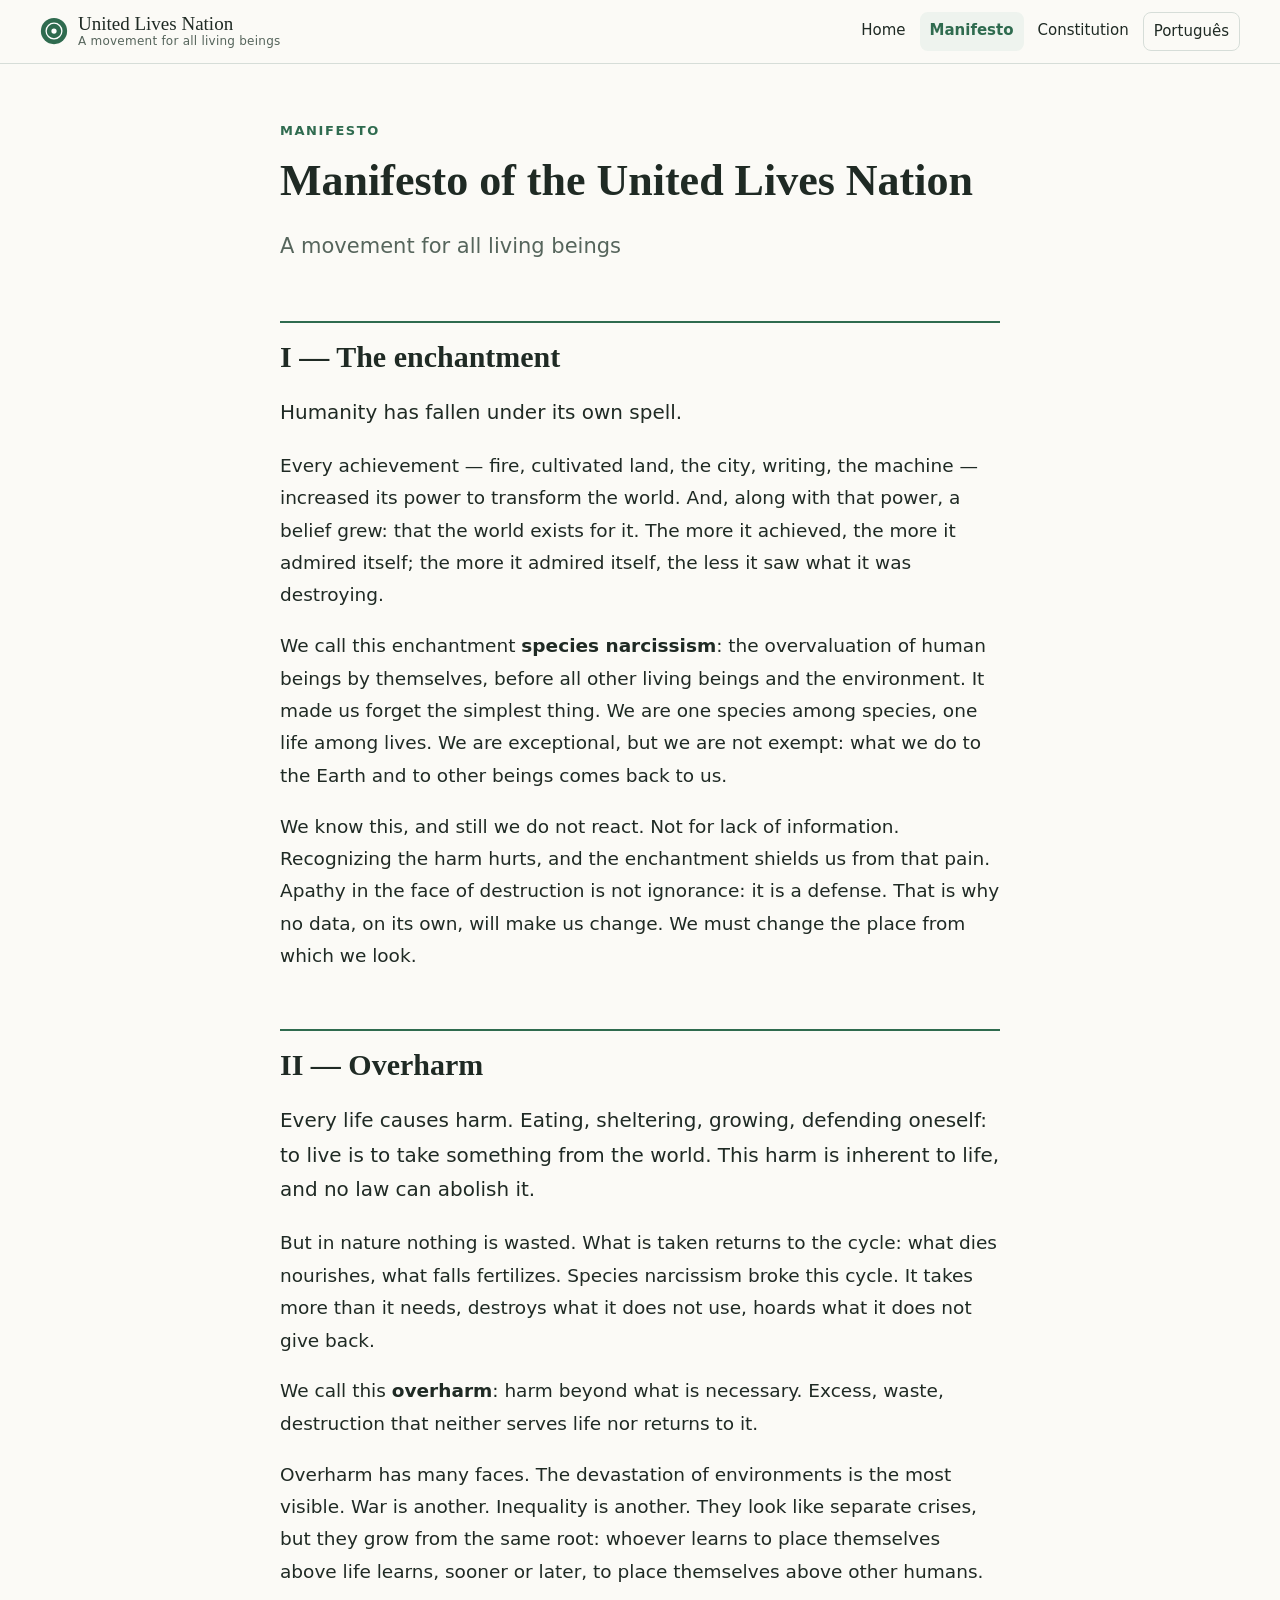
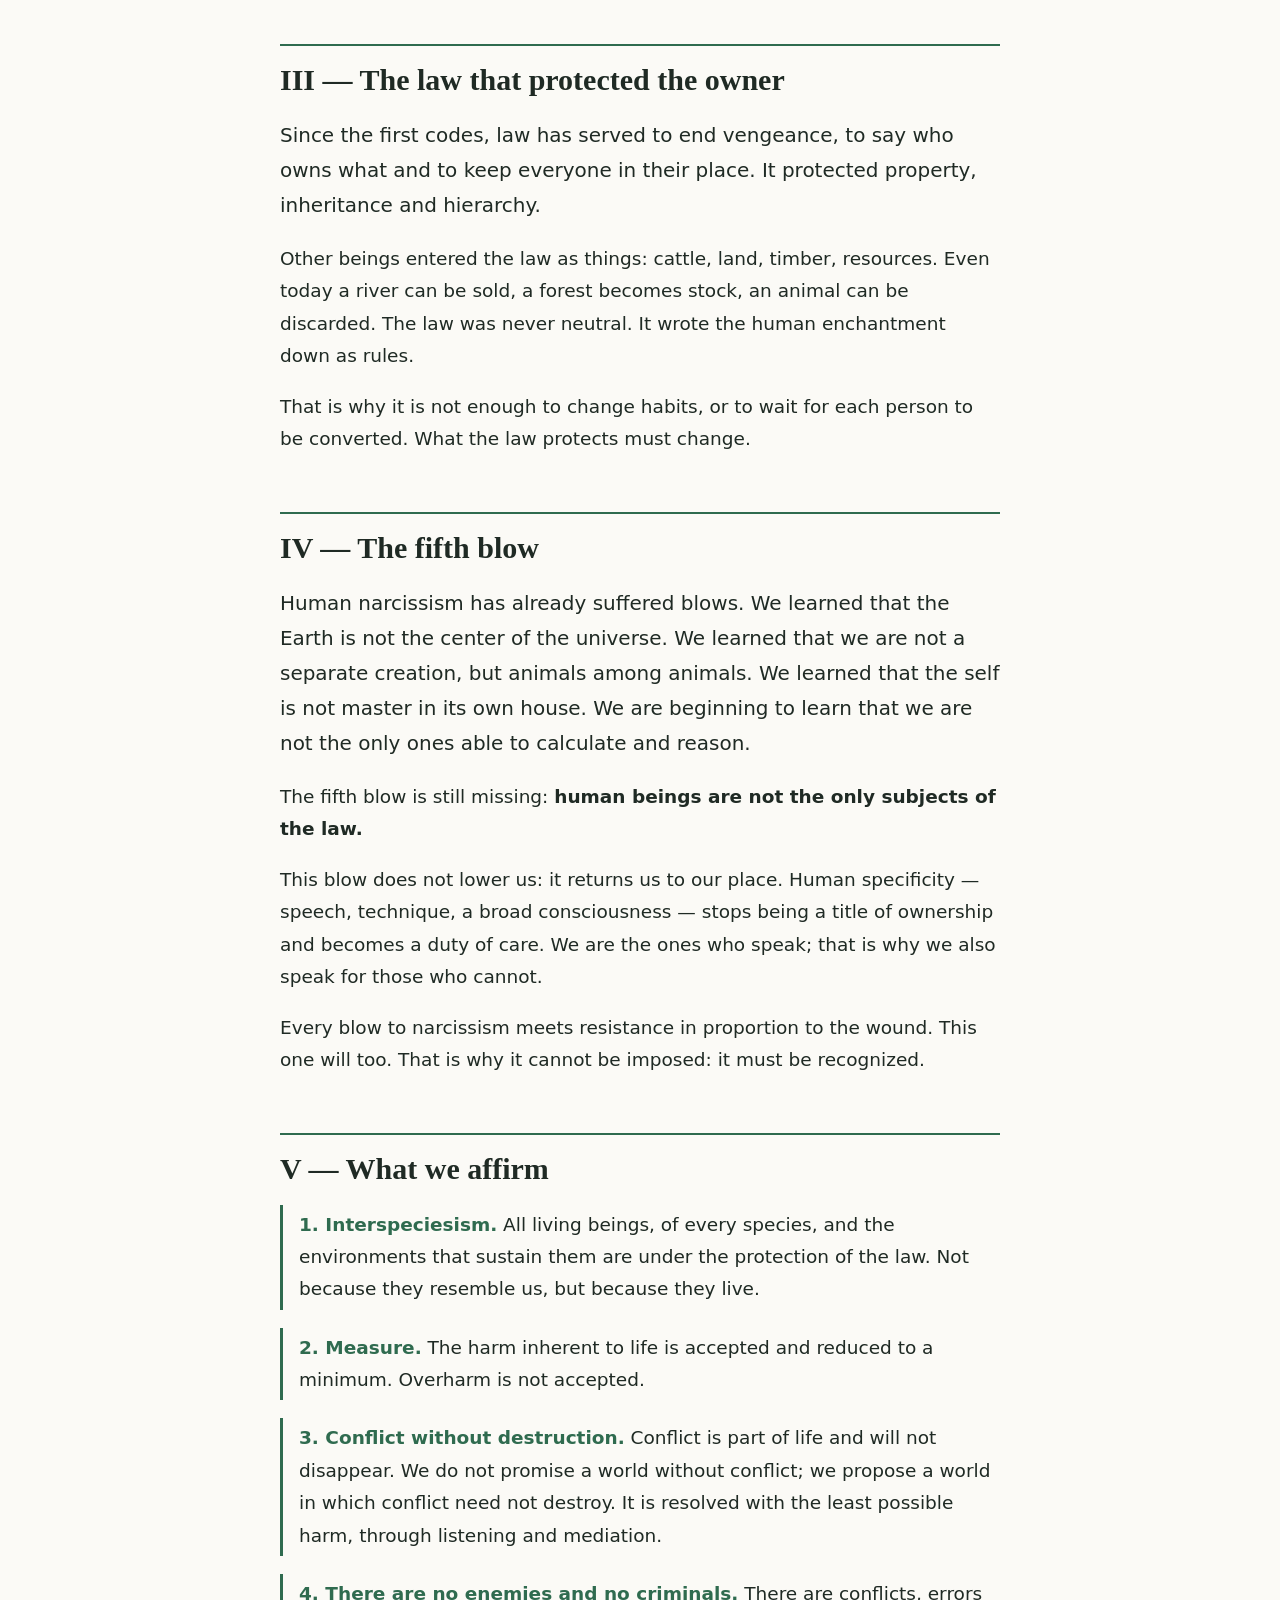
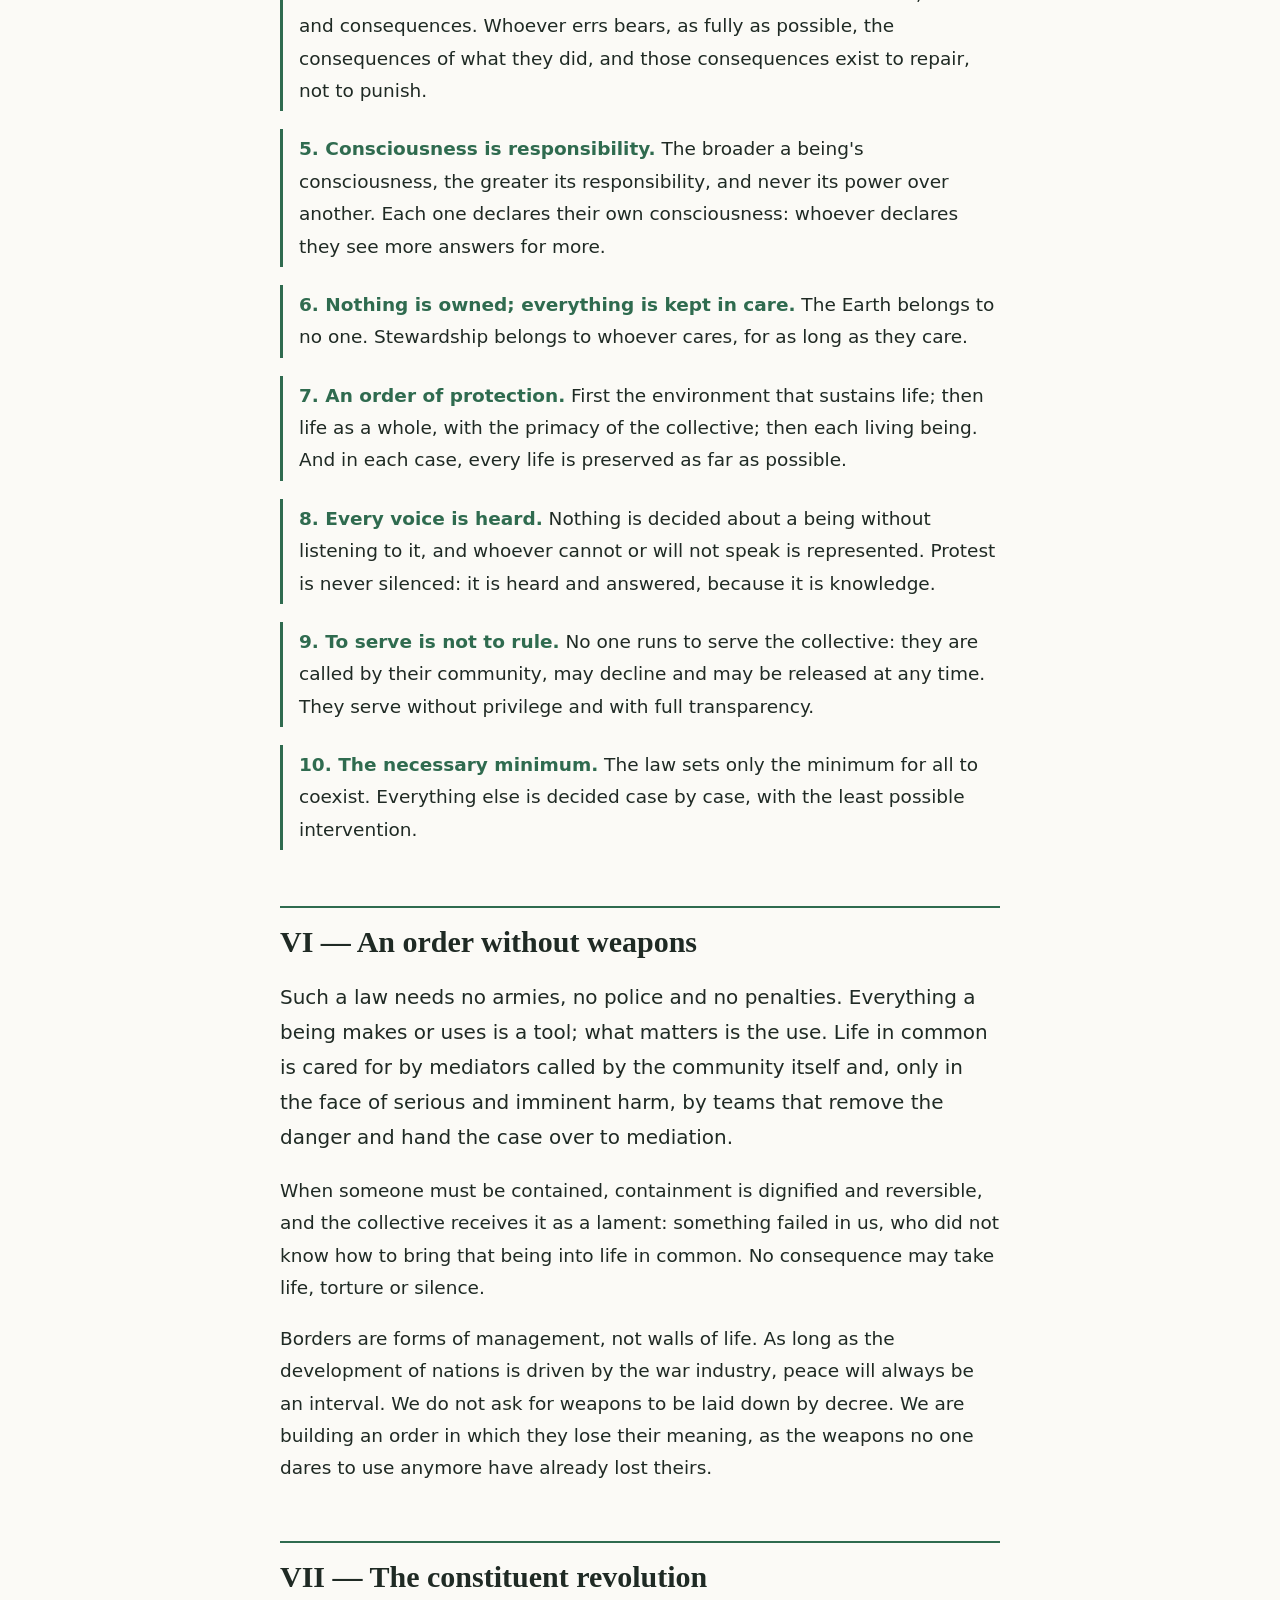
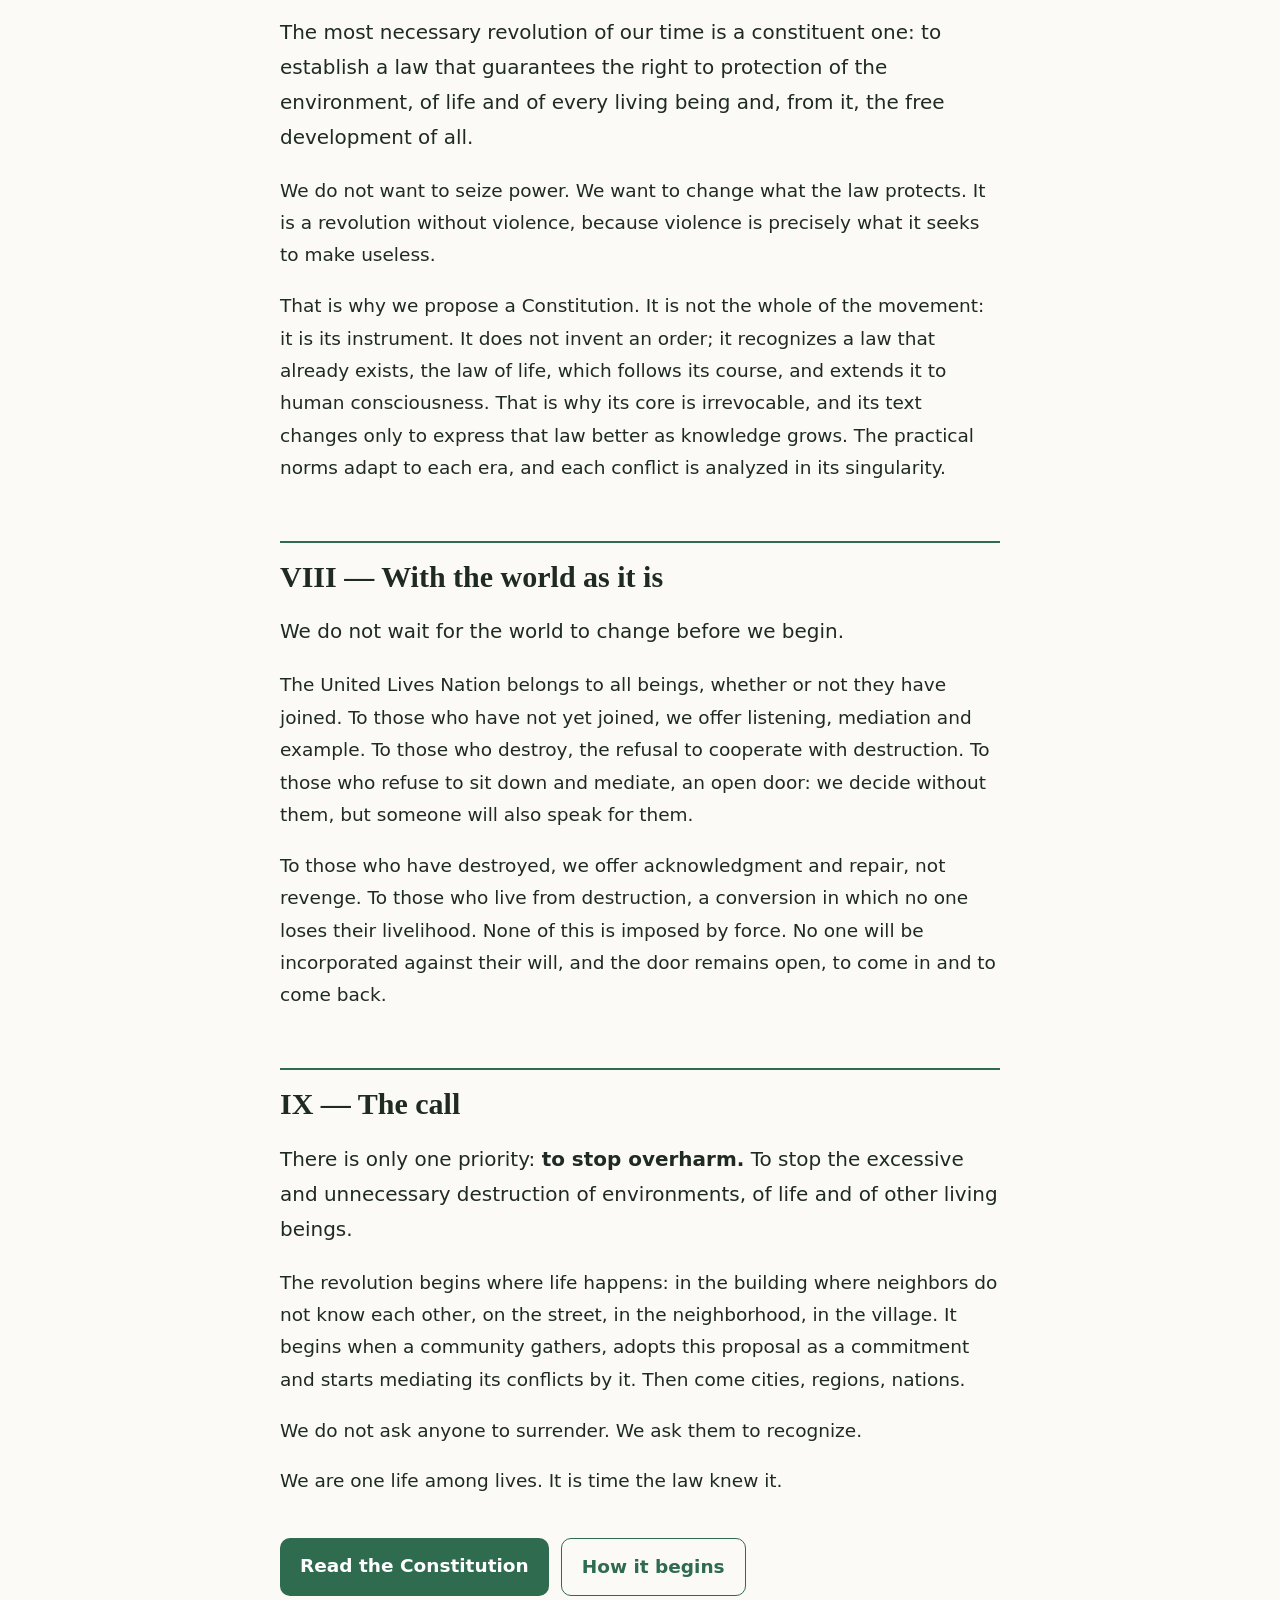
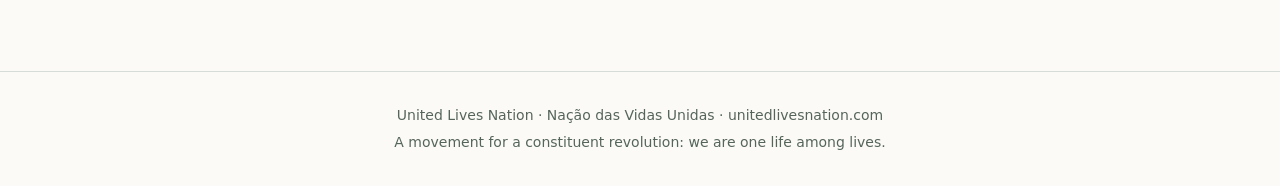
<file: en/manifesto.html>
<!DOCTYPE html>
<html lang="en">
<head>
<meta charset="utf-8">
<meta name="viewport" content="width=device-width, initial-scale=1">
<title>Manifesto — United Lives Nation</title>
<meta name="description" content="Manifesto of the United Lives Nation: species narcissism, overharm and the constituent revolution.">
<meta property="og:title" content="Manifesto — United Lives Nation">
<meta property="og:description" content="Manifesto of the United Lives Nation: species narcissism, overharm and the constituent revolution.">
<link rel="icon" href="../favicon.svg" type="image/svg+xml">
<link rel="stylesheet" href="../style.css">
</head>
<body>
<header class="top">
  <a class="brand" href="../en/index.html"><img src="../favicon.svg" alt="" width="28" height="28"><span>United Lives Nation<small>A movement for all living beings</small></span></a>
  <nav><a href="../en/index.html">Home</a><a href="../en/manifesto.html" aria-current="page">Manifesto</a><a href="../en/constitution.html">Constitution</a><a class="lang" href="../manifesto.html" hreflang="pt-BR">Português</a></nav>
</header>
<main>
<article class="doc manifesto"><p class="eyebrow">Manifesto</p><h1>Manifesto of the United Lives Nation</h1><p class="lead">A movement for all living beings</p><h2 id="enchantment">I — The enchantment</h2>
<p>Humanity has fallen under its own spell.</p>
<p>Every achievement — fire, cultivated land, the city, writing, the machine — increased its power to transform the world. And, along with that power, a belief grew: that the world exists for it. The more it achieved, the more it admired itself; the more it admired itself, the less it saw what it was destroying.</p>
<p>We call this enchantment <strong>species narcissism</strong>: the overvaluation of human beings by themselves, before all other living beings and the environment. It made us forget the simplest thing. We are one species among species, one life among lives. We are exceptional, but we are not exempt: what we do to the Earth and to other beings comes back to us.</p>
<p>We know this, and still we do not react. Not for lack of information. Recognizing the harm hurts, and the enchantment shields us from that pain. Apathy in the face of destruction is not ignorance: it is a defense. That is why no data, on its own, will make us change. We must change the place from which we look.</p>
<h2 id="overharm">II — Overharm</h2>
<p>Every life causes harm. Eating, sheltering, growing, defending oneself: to live is to take something from the world. This harm is inherent to life, and no law can abolish it.</p>
<p>But in nature nothing is wasted. What is taken returns to the cycle: what dies nourishes, what falls fertilizes. Species narcissism broke this cycle. It takes more than it needs, destroys what it does not use, hoards what it does not give back.</p>
<p>We call this <strong>overharm</strong>: harm beyond what is necessary. Excess, waste, destruction that neither serves life nor returns to it.</p>
<p>Overharm has many faces. The devastation of environments is the most visible. War is another. Inequality is another. They look like separate crises, but they grow from the same root: whoever learns to place themselves above life learns, sooner or later, to place themselves above other humans.</p>
<h2 id="the-law">III — The law that protected the owner</h2>
<p>Since the first codes, law has served to end vengeance, to say who owns what and to keep everyone in their place. It protected property, inheritance and hierarchy.</p>
<p>Other beings entered the law as things: cattle, land, timber, resources. Even today a river can be sold, a forest becomes stock, an animal can be discarded. The law was never neutral. It wrote the human enchantment down as rules.</p>
<p>That is why it is not enough to change habits, or to wait for each person to be converted. What the law protects must change.</p>
<h2 id="fifth-blow">IV — The fifth blow</h2>
<p>Human narcissism has already suffered blows. We learned that the Earth is not the center of the universe. We learned that we are not a separate creation, but animals among animals. We learned that the self is not master in its own house. We are beginning to learn that we are not the only ones able to calculate and reason.</p>
<p>The fifth blow is still missing: <strong>human beings are not the only subjects of the law.</strong></p>
<p>This blow does not lower us: it returns us to our place. Human specificity — speech, technique, a broad consciousness — stops being a title of ownership and becomes a duty of care. We are the ones who speak; that is why we also speak for those who cannot.</p>
<p>Every blow to narcissism meets resistance in proportion to the wound. This one will too. That is why it cannot be imposed: it must be recognized.</p>
<h2 id="we-affirm">V — What we affirm</h2>
<p class="tese"><strong>1. Interspeciesism.</strong> All living beings, of every species, and the environments that sustain them are under the protection of the law. Not because they resemble us, but because they live.</p>
<p class="tese"><strong>2. Measure.</strong> The harm inherent to life is accepted and reduced to a minimum. Overharm is not accepted.</p>
<p class="tese"><strong>3. Conflict without destruction.</strong> Conflict is part of life and will not disappear. We do not promise a world without conflict; we propose a world in which conflict need not destroy. It is resolved with the least possible harm, through listening and mediation.</p>
<p class="tese"><strong>4. There are no enemies and no criminals.</strong> There are conflicts, errors and consequences. Whoever errs bears, as fully as possible, the consequences of what they did, and those consequences exist to repair, not to punish.</p>
<p class="tese"><strong>5. Consciousness is responsibility.</strong> The broader a being's consciousness, the greater its responsibility, and never its power over another. Each one declares their own consciousness: whoever declares they see more answers for more.</p>
<p class="tese"><strong>6. Nothing is owned; everything is kept in care.</strong> The Earth belongs to no one. Stewardship belongs to whoever cares, for as long as they care.</p>
<p class="tese"><strong>7. An order of protection.</strong> First the environment that sustains life; then life as a whole, with the primacy of the collective; then each living being. And in each case, every life is preserved as far as possible.</p>
<p class="tese"><strong>8. Every voice is heard.</strong> Nothing is decided about a being without listening to it, and whoever cannot or will not speak is represented. Protest is never silenced: it is heard and answered, because it is knowledge.</p>
<p class="tese"><strong>9. To serve is not to rule.</strong> No one runs to serve the collective: they are called by their community, may decline and may be released at any time. They serve without privilege and with full transparency.</p>
<p class="tese"><strong>10. The necessary minimum.</strong> The law sets only the minimum for all to coexist. Everything else is decided case by case, with the least possible intervention.</p>
<h2 id="without-weapons">VI — An order without weapons</h2>
<p>Such a law needs no armies, no police and no penalties. Everything a being makes or uses is a tool; what matters is the use. Life in common is cared for by mediators called by the community itself and, only in the face of serious and imminent harm, by teams that remove the danger and hand the case over to mediation.</p>
<p>When someone must be contained, containment is dignified and reversible, and the collective receives it as a lament: something failed in us, who did not know how to bring that being into life in common. No consequence may take life, torture or silence.</p>
<p>Borders are forms of management, not walls of life. As long as the development of nations is driven by the war industry, peace will always be an interval. We do not ask for weapons to be laid down by decree. We are building an order in which they lose their meaning, as the weapons no one dares to use anymore have already lost theirs.</p>
<h2 id="revolution">VII — The constituent revolution</h2>
<p>The most necessary revolution of our time is a constituent one: to establish a law that guarantees the right to protection of the environment, of life and of every living being and, from it, the free development of all.</p>
<p>We do not want to seize power. We want to change what the law protects. It is a revolution without violence, because violence is precisely what it seeks to make useless.</p>
<p>That is why we propose a Constitution. It is not the whole of the movement: it is its instrument. It does not invent an order; it recognizes a law that already exists, the law of life, which follows its course, and extends it to human consciousness. That is why its core is irrevocable, and its text changes only to express that law better as knowledge grows. The practical norms adapt to each era, and each conflict is analyzed in its singularity.</p>
<h2 id="the-world">VIII — With the world as it is</h2>
<p>We do not wait for the world to change before we begin.</p>
<p>The United Lives Nation belongs to all beings, whether or not they have joined. To those who have not yet joined, we offer listening, mediation and example. To those who destroy, the refusal to cooperate with destruction. To those who refuse to sit down and mediate, an open door: we decide without them, but someone will also speak for them.</p>
<p>To those who have destroyed, we offer acknowledgment and repair, not revenge. To those who live from destruction, a conversion in which no one loses their livelihood. None of this is imposed by force. No one will be incorporated against their will, and the door remains open, to come in and to come back.</p>
<h2 id="the-call">IX — The call</h2>
<p>There is only one priority: <strong>to stop overharm.</strong> To stop the excessive and unnecessary destruction of environments, of life and of other living beings.</p>
<p>The revolution begins where life happens: in the building where neighbors do not know each other, on the street, in the neighborhood, in the village. It begins when a community gathers, adopts this proposal as a commitment and starts mediating its conflicts by it. Then come cities, regions, nations.</p>
<p>We do not ask anyone to surrender. We ask them to recognize.</p>
<p>We are one life among lives. It is time the law knew it.</p><p class="cta"><a class="btn" href="constitution.html">Read the Constitution</a><a class="btn ghost" href="index.html#how-it-begins">How it begins</a></p></article>
</main>
<footer class="foot"><p>United Lives Nation · Nação das Vidas Unidas · unitedlivesnation.com</p><p>A movement for a constituent revolution: we are one life among lives.</p></footer>
</body>
</html>
</file>
<file: style.css>
:root{--ink:#1f2a24;--quiet:#56655c;--edge:#d6ddd8;--accent:#2f6b4f;--bg:#fbfaf6;--tint:#eef3ee;
--serif:"Iowan Old Style","Palatino Linotype",Palatino,Georgia,serif;--sans:Inter,system-ui,-apple-system,"Segoe UI",Roboto,sans-serif}
*{box-sizing:border-box}
html{scroll-behavior:smooth}
body{margin:0;background:var(--bg);color:var(--ink);font:17px/1.65 var(--sans);-webkit-text-size-adjust:100%}
a{color:var(--accent)}
.top{position:sticky;top:0;z-index:5;display:flex;align-items:center;justify-content:space-between;gap:16px;flex-wrap:wrap;
padding:12px clamp(16px,4vw,40px);background:rgba(251,250,246,.94);backdrop-filter:blur(6px);border-bottom:1px solid var(--edge)}
.brand{display:flex;align-items:center;gap:10px;text-decoration:none;color:var(--ink);font-family:var(--serif);font-size:19px;line-height:1.1}
.brand small{display:block;font-family:var(--sans);font-size:12px;color:var(--quiet);letter-spacing:.02em}
nav{display:flex;gap:4px;flex-wrap:wrap}
nav a{padding:6px 10px;border-radius:8px;text-decoration:none;color:var(--ink);font-size:15px}
nav a[aria-current]{background:var(--tint);color:var(--accent);font-weight:600}
nav a.lang{border:1px solid var(--edge)}
main{max-width:980px;margin:0 auto;padding:0 clamp(16px,4vw,40px)}
section{padding:48px 0;border-bottom:1px solid var(--edge)}
section:last-child{border-bottom:0}
h1,h2,h3{font-family:var(--serif);font-weight:600;line-height:1.2}
h2{font-size:clamp(24px,3.4vw,32px);margin:0 0 16px}
.eyebrow{text-transform:uppercase;letter-spacing:.12em;font-size:13px;color:var(--accent);font-weight:600;margin:0 0 12px}
.hero{padding:72px 0 56px}
.hero h1{font-size:clamp(30px,5.2vw,52px);margin:0 0 20px;max-width:22ch}
.lead{font-size:clamp(18px,2.2vw,21px);color:var(--quiet);max-width:60ch}
.cta{display:flex;gap:12px;flex-wrap:wrap;margin-top:28px}
.btn{display:inline-block;padding:12px 20px;border-radius:10px;background:var(--accent);color:#fff;text-decoration:none;font-weight:600}
.btn.ghost{background:transparent;color:var(--accent);border:1px solid var(--accent)}
.focos .lead{margin-bottom:20px}
.cards{list-style:none;padding:0;margin:0;display:grid;grid-template-columns:repeat(auto-fill,minmax(260px,1fr));gap:16px}
.cards li{background:#fff;border:1px solid var(--edge);border-radius:14px;padding:20px}
.cards .n{display:inline-grid;place-items:center;width:30px;height:30px;border-radius:50%;background:var(--tint);color:var(--accent);font-weight:700;font-size:14px}
.cards h3{font-size:20px;margin:12px 0 6px}
.cards p{margin:0;color:var(--quiet);font-size:16px}
.split{display:grid;grid-template-columns:repeat(auto-fit,minmax(300px,1fr));gap:40px}
.tablewrap{overflow-x:auto;margin:16px 0}
table{border-collapse:collapse;width:100%;font-size:15px;background:#fff}
th,td{text-align:left;vertical-align:top;padding:10px 12px;border:1px solid var(--edge)}
th{background:var(--tint);font-weight:600}
.map{margin:16px 0 0}
.map svg{width:100%;height:auto;background:#fff;border:1px solid var(--edge);border-radius:14px}
figcaption{color:var(--quiet);font-size:15px;margin-top:10px}
.doc{max-width:720px;margin:0 auto;padding:56px 0}
.doc h1{font-size:clamp(30px,4.6vw,44px);margin:0 0 16px}
.doc h2{margin-top:56px;padding-top:16px;border-top:2px solid var(--accent)}
.doc h3{font-size:21px;margin:36px 0 12px}
.doc .art strong{color:var(--accent);white-space:nowrap}
.doc em{color:var(--quiet)}
.toc{background:#fff;border:1px solid var(--edge);border-radius:14px;padding:14px 20px;margin:28px 0}
.toc summary{cursor:pointer;font-weight:600}
.toc ul{list-style:none;padding:0;margin:10px 0 0}
.toc li{padding:3px 0;font-size:15px}
.toc li.l2{font-weight:600;margin-top:8px}
.toc li.l3{padding-left:16px}
.toc a{text-decoration:none}
h2[id],h3[id]{scroll-margin-top:84px}
.more{margin:10px 0 0;font-weight:600}
.more a{text-decoration:none}
.cards .more{color:var(--accent)}
.note{color:var(--quiet)}
.doc h2.divider{margin-top:72px}
.manifesto{font-size:18.5px;line-height:1.75}
.manifesto h2{font-size:clamp(24px,3.2vw,30px)}
.manifesto h2 + p:not(.tese){font-size:1.08em}
.doc .cards h3{margin:12px 0 6px}
.manifesto .tese{border-left:3px solid var(--accent);padding:4px 0 4px 16px;margin:18px 0}
.manifesto .tese strong{color:var(--accent)}
.manifesto > p:last-of-type{margin-top:40px}
.foot{border-top:1px solid var(--edge);padding:28px clamp(16px,4vw,40px);color:var(--quiet);font-size:14px;text-align:center}
.foot p{margin:4px 0}
@media (max-width:600px){nav{gap:2px}nav a{padding:6px 8px;font-size:14.5px}.top{position:static}body{font-size:16px}.hero{padding:48px 0 40px}section{padding:36px 0}}
@media (max-width:380px){nav a{padding:5px 6px;font-size:14px}}
</file>
